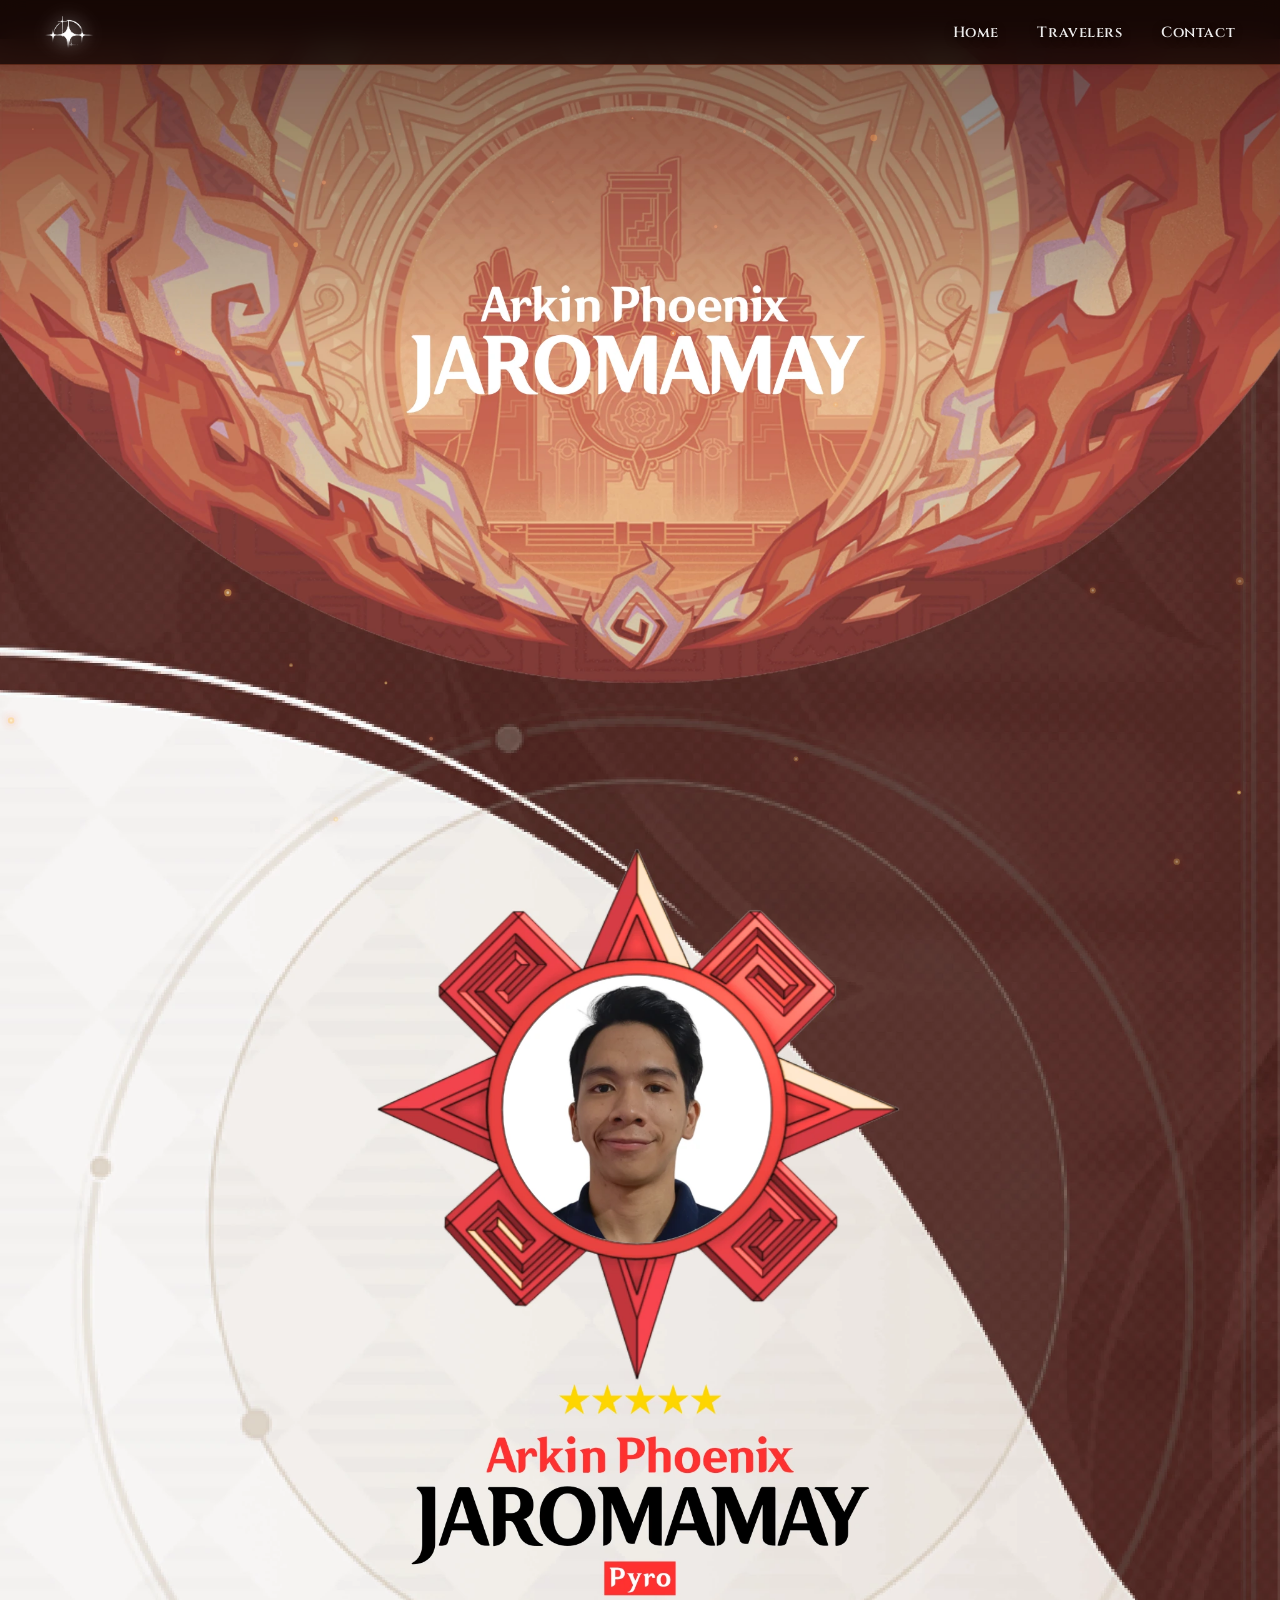
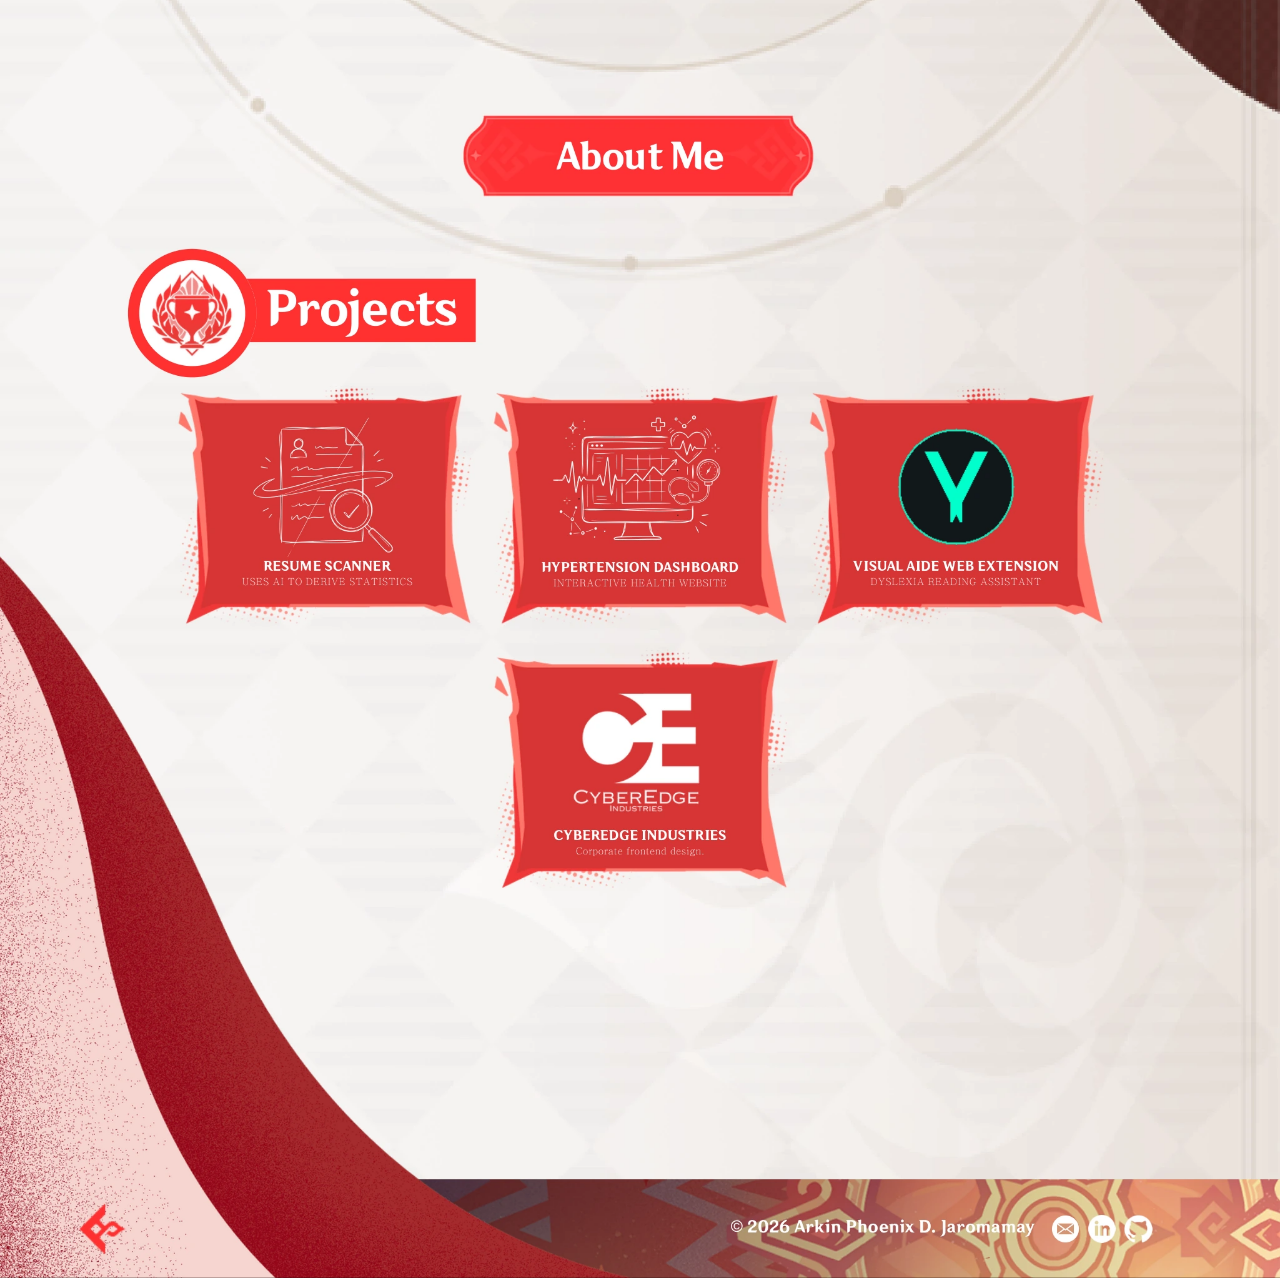
<file: arkin.html>
<!DOCTYPE html>
<html lang="en">
<head>
  <meta charset="UTF-8">
  <meta name="viewport" content="width=device-width, initial-scale=1.0">
  <title>Arkin Phoenix Jaromamay • Pyro Portfolio</title>
  
  <!-- Preconnect & Google Fonts -->
  <link rel="preconnect" href="https://fonts.googleapis.com">
  <link rel="preconnect" href="https://fonts.gstatic.com" crossorigin>
  <link href="https://fonts.googleapis.com/css2?family=Cinzel:wght@600;700;800&family=Crimson+Pro:wght@400;600;700&family=Montserrat:wght@400;500;600;700&display=swap" rel="stylesheet">
  
  <!-- Dedicated Pyro Stylesheet -->
  <link rel="stylesheet" href="./arkin.css">
</head>
<body class="arkin-portfolio-body">

  <!-- ==================== SUBTLE ELEMENTAL AMBIENT CANVAS ==================== -->
  <canvas class="elemental-ambient-canvas" id="elemental-canvas" aria-hidden="true"></canvas>

  <!-- ==================== FIXED TOP NAVIGATION BAR ==================== -->
  <nav class="genshin-navbar" id="genshin-navbar">
    <a href="index.html#home" class="nav-brand" title="Return to Celestial Archive Home" aria-label="Celestial Archive Home">
      <img src="./assets/images/celestia_star.png" class="nav-logo-star" alt="Celestia Star Logo">
    </a>

    <ul class="nav-links">
      <li><a href="index.html#home" class="nav-link">Home</a></li>
      <li><a href="index.html#travelers" class="nav-link">Travelers</a></li>
      <li><a href="index.html#contact" class="nav-link">Contact</a></li>
    </ul>
  </nav>

  <!-- ==================== MAIN FULL-BLEED PORTFOLIO DISPLAY ==================== -->
  <main class="portfolio-container" id="portfolio-container">
    
    <!-- High-Resolution Mockup Vector Rendering (Full Bleed 100% Width) -->
    <picture>
      <source srcset="./assets/arkin/portfolio_mockup_hd.webp" type="image/webp">
      <img src="./assets/arkin/portfolio_mockup_hd.png" alt="Arkin Phoenix Jaromamay • Natlan Pyro Portfolio" class="portfolio-mockup-image" loading="eager" fetchpriority="high">
    </picture>

    <!-- ==================== 1. ABOUT ME & INTERACTIVE PROJECT CARDS ==================== -->
    <button type="button" class="interactive-hotspot hotspot-about-me" id="hotspot-about-me" data-project="about-me" aria-label="View About Arkin Phoenix Jaromamay Details" title="About Me • Arkin Phoenix Jaromamay"></button>

    <button type="button" class="interactive-hotspot hotspot-card hotspot-card-resume-scanner" data-project="resume-scanner" aria-label="View Resume Scanner Details" title="Resume Scanner • AI Recruitment Statistics"></button>
    <button type="button" class="interactive-hotspot hotspot-card hotspot-card-hypertension" data-project="hypertension" aria-label="View Hypertension Dashboard Details" title="Hypertension Dashboard • Interactive Health Platform"></button>
    <button type="button" class="interactive-hotspot hotspot-card hotspot-card-visual-aide" data-project="visual-aide" aria-label="View Visual Aide Web Extension Details" title="Visual Aide Web Extension • Dyslexia Reading Assistant"></button>
    <button type="button" class="interactive-hotspot hotspot-card hotspot-card-cyberedge" data-project="cyberedge" aria-label="View CyberEdge Industries Details" title="CyberEdge Industries • Corporate Frontend Design"></button>

    <!-- ==================== 2. INTERACTIVE FOOTER HOTSPOTS ==================== -->
    <!-- Back Button (Bottom-Left Stylized Arrow) -->
    <a href="index.html#travelers" class="interactive-hotspot hotspot-back-btn" id="footer-back-btn" aria-label="Back to Travelers" title="Back to Travelers"></a>

    <!-- Social Links (Bottom-Right) -->
    <a href="mailto:arkinia123@gmail.com" class="interactive-hotspot hotspot-social hotspot-footer-email" aria-label="Send Email to Arkin" title="Email Arkin"></a>
    <a href="https://www.linkedin.com/in/arkin-jaromamay-429468451/" target="_blank" rel="noopener noreferrer" class="interactive-hotspot hotspot-social hotspot-footer-linkedin" aria-label="LinkedIn Profile" title="LinkedIn Profile"></a>
    <a href="https://github.com/Unbidden-Lab" target="_blank" rel="noopener noreferrer" class="interactive-hotspot hotspot-social hotspot-footer-github" aria-label="GitHub Profile" title="GitHub Profile"></a>

  </main>

  <!-- ==================== 3. ABOUT ME ARCHIVAL BOOK MODAL ==================== -->
  <div class="about-me-modal-backdrop" id="about-me-modal" aria-hidden="true" role="dialog" aria-label="About Arkin Phoenix Jaromamay Journal">
    <div class="about-me-book-container">
      <!-- Upper-Left Left-Pointing Arrow: Back Button -->
      <button type="button" class="book-heatmap book-back-btn" id="book-back-btn" aria-label="Back to Portfolio" title="Back • Return to Portfolio"></button>
      
      <!-- Book Mockup Image -->
      <picture>
        <source srcset="./assets/arkin/about_me_book.webp" type="image/webp">
        <img src="./assets/arkin/about_me_book.png" alt="Arkin Phoenix Jaromamay • Natlan Pyro Archival Journal" class="about-me-book-image" loading="eager">
      </picture>

      <!-- Heatmaps / Hotspots Over the Book -->
      <!-- Left Page: Natlan Pyro Sun-Crest Portrait -->
      <button type="button" class="book-heatmap book-heatmap-portrait" id="book-hotspot-portrait" aria-label="Natlan Pyro Portrait • Arkin Phoenix Jaromamay" title="Arkin Phoenix Jaromamay • Natlan Pyro Developer"></button>

      <!-- Left Page: Pyro Element Badge -->
      <button type="button" class="book-heatmap book-heatmap-pyro" id="book-hotspot-pyro" aria-label="Pyro Vision" title="Natlan Pyro Vision • Element of Passion & Innovation"></button>

      <!-- Right Page: Academic Affiliation • TUP-Manila -->
      <a href="https://www.tup.edu.ph" target="_blank" rel="noopener noreferrer" class="book-heatmap book-heatmap-tup" id="book-hotspot-tup" aria-label="Technological University of the Philippines Manila" title="TUP-Manila • Technological University of the Philippines"></a>

      <!-- Right Page Projects Mentioned in Bio -->
      <!-- 1. Resume Scanner -->
      <button type="button" class="book-heatmap book-heatmap-project book-heatmap-resume-scanner" data-project="resume-scanner" aria-label="Open Resume Scanner Details" title="View Project • Resume Scanner (AI Recruitment Tool)"></button>

      <!-- 2. Hypertension Dashboard (Spans Line 6 & Line 7) -->
      <button type="button" class="book-heatmap book-heatmap-project book-heatmap-hypertension-1" data-project="hypertension" aria-label="Open Hypertension Dashboard Details" title="View Project • Hypertension Dashboard"></button>
      <button type="button" class="book-heatmap book-heatmap-project book-heatmap-hypertension-2" data-project="hypertension" aria-label="Open Hypertension Dashboard Details" title="View Project • Hypertension Dashboard"></button>

      <!-- 3. Visual Aide -->
      <button type="button" class="book-heatmap book-heatmap-project book-heatmap-visual-aide" data-project="visual-aide" aria-label="Open Visual Aide Web Extension Details" title="View Project • Visual Aide Web Extension"></button>

      <!-- On-Book Bookmark Clasp Close Area -->
      <button type="button" class="book-heatmap book-heatmap-clasp" id="book-hotspot-clasp" aria-label="Close Journal Clasp" title="Close Journal"></button>

    </div>
  </div>

  <!-- ==================== 4. PROJECT DETAIL MODAL ==================== -->
  <div class="project-modal-backdrop" id="project-modal" aria-hidden="true" role="dialog">
    <div class="project-modal-card">
      <button class="modal-close-btn" id="modal-close-btn" aria-label="Close Modal">✕</button>
      
      <div class="modal-header">
        <img src="./assets/arkin/card_resume_scanner.png" id="modal-project-img" class="modal-card-preview" alt="Project Preview">
        <div class="modal-titles">
          <span class="modal-tag" id="modal-tag">AI Application</span>
          <h3 class="modal-title" id="modal-title">Resume Scanner</h3>
        </div>
      </div>

      <div class="modal-body" id="modal-body">
        <!-- Injected via JavaScript -->
      </div>

      <div class="modal-tech-stack" id="modal-tech-stack">
        <!-- Injected via JavaScript -->
      </div>

      <!-- External Destination Notice -->
      <div class="modal-redirect-notice" id="modal-redirect-notice">
        <div class="redirect-notice-header">
          <span class="redirect-icon">✦</span>
          <span class="redirect-notice-title">External Destination Notice</span>
        </div>
        <p class="redirect-notice-desc" id="modal-redirect-desc">
          You are about to visit an external website (<strong id="modal-platform">GitHub</strong>) to access the project repository/prototype.
        </p>
        <div class="redirect-url-box" id="modal-redirect-url">https://github.com/Unbidden-Lab/Resume-Scanner</div>
      </div>

      <!-- Action Buttons: Back & Proceed -->
      <div class="modal-actions">
        <button type="button" class="btn-modal-action btn-modal-back" id="modal-back-btn">← Back</button>
        <a href="#" target="_blank" rel="noopener noreferrer" class="btn-modal-action btn-modal-proceed" id="modal-proceed-btn">Proceed ➔</a>
      </div>
    </div>
  </div>

  <!-- ==================== 4. INTERACTION LOGIC & AUDIO ==================== -->
  <script>
    // Project Information Database (Accurate to Arkin's Mockup Data)
    const projectsData = {
      'resume-scanner': {
        title: 'Resume Scanner',
        tag: 'RESUME SCANNER • Uses AI to derive statistics.',
        img: './assets/arkin/card_resume_scanner.png',
        desc: 'An intelligent applicant screening and resume evaluation engine powered by NLP and machine learning. Parses technical resumes, extracts candidate competencies, computes role alignment scores, and provides statistical summaries to accelerate recruitment.',
        tech: ['Python', 'Natural Language Processing', 'Machine Learning', 'FastAPI', 'React', 'Data Analytics'],
        url: 'https://github.com/Unbidden-Lab/Resume-Scanner',
        platform: 'GitHub',
        type: 'repository & AI engine'
      },
      'hypertension': {
        title: 'Hypertension Dashboard',
        tag: 'HYPERTENSION DASHBOARD • Interactive health website.',
        img: './assets/arkin/card_hypertension.png',
        desc: 'A responsive healthcare informatics dashboard that tracks patient blood pressure logs, calculates cardiovascular health metrics, and delivers interactive visual analytics and customized lifestyle guidance for clinical monitoring.',
        tech: ['React', 'TypeScript', 'Chart.js', 'Health Informatics', 'Tailwind CSS', 'REST API'],
        url: 'https://github.com/Unbidden-Lab/Dashboard-Project---Health-Informatics',
        platform: 'GitHub',
        type: 'repository & health dashboard'
      },
      'visual-aide': {
        title: 'Visual Aide Web Extension',
        tag: 'VISUAL AIDE WEB EXTENSION • Dyslexia reading assistant.',
        img: './assets/arkin/card_visual_aide.png',
        desc: 'An accessibility-focused browser extension engineered to enhance web reading for individuals with dyslexia. Features OpenDyslexic typography switching, custom contrast overlays, bionic reading mode, and integrated text-to-speech comprehension tools.',
        tech: ['JavaScript', 'Chrome Extension API', 'Accessibility (a11y)', 'UI/UX Design', 'Text-to-Speech'],
        url: 'https://github.com/Unbidden-Lab/Visual-Aide-Extension',
        platform: 'GitHub',
        type: 'repository & web extension'
      },
      'cyberedge': {
        title: 'CyberEdge Industries',
        tag: 'CYBEREDGE INDUSTRIES • Corporate frontend design.',
        img: './assets/arkin/card_cyberedge.png',
        desc: 'A sleek, high-performance corporate landing experience and design system crafted for a forward-looking technological firm. Features responsive modular components, high-contrast cyber motifs, and optimized interactive layouts.',
        tech: ['HTML5', 'CSS3', 'JavaScript', 'Design Systems', 'Responsive Web Design', 'Figma Prototype'],
        url: 'https://github.com/drewwastaken/CyberEdge-Industries',
        platform: 'GitHub',
        type: 'repository'
      },
      'about-me': {
        title: 'Arkin Phoenix Jaromamay',
        tag: 'ARCHON\'S PROFILE • FULL-STACK & AI ENGINEER',
        img: './assets/arkin/portrait_pyro.png',
        desc: 'The blazing technical vanguard and AI innovator of Group 4. Architect of intelligent natural language processing engines, dynamic health monitoring platforms, and accessible user experiences. Blends deep-learning algorithms with fiery Natlan Pyro passion and clean engineering discipline.',
        tech: ['Machine Learning', 'Python / FastAPI', 'Natural Language Processing', 'React / TypeScript', 'Healthcare Informatics', 'Accessibility (a11y)']
      }
    };

    // Sound FX (Natlan Pyro Chime synthesized via Web Audio)
    let audioCtx = null;
    function playPyroChime() {
      try {
        if (!audioCtx) {
          audioCtx = new (window.AudioContext || window.webkitAudioContext)();
        }
        if (audioCtx.state === 'suspended') {
          audioCtx.resume();
        }
        const osc1 = audioCtx.createOscillator();
        const osc2 = audioCtx.createOscillator();
        const gain = audioCtx.createGain();
        
        osc1.type = 'sawtooth';
        osc2.type = 'triangle';
        
        // Warm, vibrant Natlan Pyro flame harmonic tone (D5 to A5)
        osc1.frequency.setValueAtTime(587.33, audioCtx.currentTime); // D5
        osc2.frequency.setValueAtTime(880.00, audioCtx.currentTime); // A5
        osc1.frequency.exponentialRampToValueAtTime(1174.66, audioCtx.currentTime + 0.32); // D6
        
        gain.gain.setValueAtTime(0.12, audioCtx.currentTime);
        gain.gain.exponentialRampToValueAtTime(0.001, audioCtx.currentTime + 0.5);
        
        osc1.connect(gain);
        osc2.connect(gain);
        gain.connect(audioCtx.destination);
        
        osc1.start();
        osc2.start();
        osc1.stop(audioCtx.currentTime + 0.5);
        osc2.stop(audioCtx.currentTime + 0.5);
      } catch (e) {
        // Audio policy fallback
      }
    }

    // Modal Control
    const modal = document.getElementById('project-modal');
    const modalCloseBtn = document.getElementById('modal-close-btn');
    const modalImg = document.getElementById('modal-project-img');
    const modalTitle = document.getElementById('modal-title');
    const modalTag = document.getElementById('modal-tag');
    const modalBody = document.getElementById('modal-body');
    const modalTechStack = document.getElementById('modal-tech-stack');
    const modalBackBtn = document.getElementById('modal-back-btn');
    const modalProceedBtn = document.getElementById('modal-proceed-btn');
    const modalRedirectNotice = document.getElementById('modal-redirect-notice');
    const modalRedirectDesc = document.getElementById('modal-redirect-desc');
    const modalRedirectUrl = document.getElementById('modal-redirect-url');

    function openProjectModal(projectId) {
      const data = projectsData[projectId];
      if (!data) return;

      modalImg.src = data.img;
      modalImg.alt = data.title;
      modalTitle.textContent = data.title;
      modalTag.textContent = data.tag;
      modalBody.textContent = data.desc;

      modalTechStack.innerHTML = '';
      data.tech.forEach(tech => {
        const chip = document.createElement('span');
        chip.className = 'tech-chip';
        chip.textContent = tech;
        modalTechStack.appendChild(chip);
      });

      // External redirect information
      if (data.url) {
        if (modalRedirectNotice) modalRedirectNotice.style.display = 'block';
        if (modalRedirectDesc) {
          modalRedirectDesc.innerHTML = `You are about to visit an external website (<strong>${data.platform || 'External Platform'}</strong>) to access the ${data.type || 'project'} for <strong>${data.title}</strong>.`;
        }
        if (modalRedirectUrl) {
          modalRedirectUrl.textContent = data.url;
          modalRedirectUrl.title = data.url;
        }
        if (modalProceedBtn) {
          modalProceedBtn.href = data.url;
          modalProceedBtn.style.display = 'inline-flex';
        }
      } else {
        if (modalRedirectNotice) modalRedirectNotice.style.display = 'none';
        if (modalProceedBtn) modalProceedBtn.style.display = 'none';
      }

      playPyroChime();
      modal.classList.add('active');
      modal.setAttribute('aria-hidden', 'false');
      document.body.style.overflow = 'hidden';
    }

    function closeProjectModal() {
      modal.classList.remove('active');
      modal.setAttribute('aria-hidden', 'true');
      document.body.style.overflow = '';
    }

    if (modalBackBtn) {
      modalBackBtn.addEventListener('click', (e) => {
        e.preventDefault();
        closeProjectModal();
      });
    }

    if (modalProceedBtn) {
      modalProceedBtn.addEventListener('click', () => {
        setTimeout(closeProjectModal, 150);
      });
    }

    // ==================== ABOUT ME ARCHIVAL JOURNAL MODAL CONTROL ====================
    const aboutMeModal = document.getElementById('about-me-modal');
    const bookBackBtn = document.getElementById('book-back-btn');
    const bookClasp = document.getElementById('book-hotspot-clasp');

    function openAboutMeModal() {
      playPyroChime();
      if (aboutMeModal) {
        aboutMeModal.classList.add('active');
        aboutMeModal.setAttribute('aria-hidden', 'false');
        document.body.style.overflow = 'hidden';
      }
    }

    function closeAboutMeModal() {
      if (aboutMeModal) {
        aboutMeModal.classList.remove('active');
        aboutMeModal.setAttribute('aria-hidden', 'true');
        if (!modal.classList.contains('active')) {
          document.body.style.overflow = '';
        }
      }
    }

    // Attach click event specifically to About Me button
    const aboutMeHotspot = document.getElementById('hotspot-about-me');
    if (aboutMeHotspot) {
      aboutMeHotspot.addEventListener('click', (e) => {
        e.preventDefault();
        openAboutMeModal();
      });
    }

    // Close About Me Modal events
    if (bookBackBtn) {
      bookBackBtn.addEventListener('click', (e) => {
        e.preventDefault();
        playPyroChime();
        closeAboutMeModal();
      });
    }
    if (bookClasp) bookClasp.addEventListener('click', closeAboutMeModal);
    if (aboutMeModal) {
      aboutMeModal.addEventListener('click', (e) => {
        if (e.target === aboutMeModal) {
          closeAboutMeModal();
        }
      });
    }

    // Book Heatmap Project Links (Clicking project inside book closes book and opens project modal)
    document.querySelectorAll('.book-heatmap-project').forEach(btn => {
      btn.addEventListener('click', () => {
        const projId = btn.getAttribute('data-project');
        closeAboutMeModal();
        setTimeout(() => {
          openProjectModal(projId);
        }, 160);
      });
    });

    // Book Heatmap Portrait & Pyro badge chime
    document.querySelectorAll('.book-heatmap-portrait, .book-heatmap-pyro').forEach(el => {
      el.addEventListener('click', () => {
        playPyroChime();
      });
    });

    // Attach click events to project cards
    document.querySelectorAll('.hotspot-card').forEach(card => {
      card.addEventListener('click', () => {
        const projId = card.getAttribute('data-project');
        openProjectModal(projId);
      });
    });

    modalCloseBtn.addEventListener('click', closeProjectModal);
    modal.addEventListener('click', (e) => {
      if (e.target === modal) {
        closeProjectModal();
      }
    });

    document.addEventListener('keydown', (e) => {
      if (e.key === 'Escape') {
        if (modal.classList.contains('active')) {
          closeProjectModal();
        }
        if (aboutMeModal && aboutMeModal.classList.contains('active')) {
          closeAboutMeModal();
        }
      }
    });

    // Navbar scroll effect
    window.addEventListener('scroll', () => {
      const navbar = document.getElementById('genshin-navbar');
      if (navbar) {
        if (window.scrollY > 30) {
          navbar.classList.add('scrolled');
        } else {
          navbar.classList.remove('scrolled');
        }
      }
    });

    // Back Button Logic (Bottom-Left)
    const backBtn = document.getElementById('footer-back-btn');
    if (backBtn) {
      backBtn.addEventListener('click', (e) => {
        e.preventDefault();
        try {
          sessionStorage.setItem('celestial_archive_visited', 'true');
        } catch (err) {}
        playPyroChime();
        window.location.href = 'index.html#travelers';
      });
    }

    try {
      sessionStorage.setItem('celestial_archive_visited', 'true');
    } catch (e) {}

    // Navigation and Social audio chime on click
    document.querySelectorAll('.nav-link, .nav-brand, .hotspot-social').forEach(el => {
      el.addEventListener('click', () => {
        try {
          sessionStorage.setItem('celestial_archive_visited', 'true');
        } catch (e) {}
        playPyroChime();
      });
    });

    /* =======================================================
       SUBTLE PYRO AMBIENT PARTICLES (EMBERS & FLAME MOTES)
       ======================================================= */
    (function initPyroAtmosphere() {
      const canvas = document.getElementById('elemental-canvas');
      if (!canvas) return;
      const ctx = canvas.getContext('2d');
      if (!ctx) return;

      let width = 0;
      let height = 0;
      let dpr = 1;
      let particles = [];
      let animId = null;

      function resize() {
        dpr = Math.min(window.devicePixelRatio || 1, 2);
        width = window.innerWidth;
        height = window.innerHeight;
        canvas.width = Math.floor(width * dpr);
        canvas.height = Math.floor(height * dpr);
        ctx.setTransform(dpr, 0, 0, dpr, 0, 0);
      }
      window.addEventListener('resize', resize);
      resize();

      class PyroEmber {
        constructor(isInitial = false) {
          this.reset(isInitial);
        }
        reset(isInitial = false) {
          this.x = Math.random() * width;
          this.y = isInitial ? Math.random() * height : height + Math.random() * 30 + 10;
          this.radius = Math.random() * 2.8 + 1.2; // 1.2px - 4px
          this.speedY = -(Math.random() * 0.55 + 0.35); // warm upward drift
          this.sway = Math.random() * Math.PI * 2;
          this.swaySpeed = Math.random() * 0.02 + 0.01;
          this.swayAmp = Math.random() * 0.6 + 0.3;
          this.alpha = Math.random() * 0.45 + 0.3;
          this.maxAlpha = this.alpha;
          this.heat = Math.random() * 0.4 + 0.6; // 0.6 - 1.0 (cooling factor)
          this.isAsh = Math.random() < 0.25; // 25% are fine ash motes
          if (this.isAsh) {
            this.radius = Math.random() * 1.2 + 0.8;
            this.speedY = -(Math.random() * 0.35 + 0.2);
          }
        }
        update() {
          this.y += this.speedY;
          this.sway += this.swaySpeed;
          this.x += Math.sin(this.sway) * this.swayAmp;

          // As ember rises, it cools down
          const heightRatio = Math.max(0, Math.min(1, this.y / height));
          this.heat = 0.4 + 0.6 * heightRatio;

          // Fade near top edge
          if (this.y < height * 0.15) {
            this.alpha = Math.max(0, this.maxAlpha * (this.y / (height * 0.15)));
          }

          if (this.y < -20 || this.alpha <= 0) {
            this.reset(false);
          }
        }
        draw() {
          ctx.save();
          if (this.isAsh) {
            // Fine ash speck with faint warm glow
            ctx.shadowBlur = 5;
            ctx.shadowColor = '#ff6f40';
            ctx.fillStyle = `rgba(255, 170, 119, ${this.alpha * 0.7})`;
            ctx.beginPath();
            ctx.arc(this.x, this.y, this.radius, 0, Math.PI * 2);
            ctx.fill();
          } else {
            // Glowing flame ember
            ctx.shadowBlur = 10;
            ctx.shadowColor = '#ff6f40';

            // Dynamic color according to thermal cooling
            let r = 255;
            let g = Math.floor(111 + this.heat * 110); // 111 (orange) to 221 (hot yellow)
            let b = Math.floor(64 + this.heat * 50);

            // Outer ember aura
            ctx.fillStyle = `rgba(${r}, ${g}, ${b}, ${this.alpha * 0.85})`;
            ctx.beginPath();
            ctx.arc(this.x, this.y, this.radius, 0, Math.PI * 2);
            ctx.fill();

            // Hot incandescence center
            if (this.heat > 0.6) {
              ctx.fillStyle = `rgba(255, 255, 230, ${this.alpha * 0.95})`;
              ctx.beginPath();
              ctx.arc(this.x, this.y, this.radius * 0.38, 0, Math.PI * 2);
              ctx.fill();
            }
          }
          ctx.restore();
        }
      }

      const PARTICLE_COUNT = 36;
      for (let i = 0; i < PARTICLE_COUNT; i++) {
        particles.push(new PyroEmber(true));
      }

      function loop() {
        ctx.clearRect(0, 0, width, height);
        for (let i = 0; i < particles.length; i++) {
          particles[i].update();
          particles[i].draw();
        }
        animId = requestAnimationFrame(loop);
      }

      animId = requestAnimationFrame(loop);

      document.addEventListener('visibilitychange', () => {
        if (document.hidden) {
          if (animId) cancelAnimationFrame(animId);
          animId = null;
        } else if (!animId) {
          animId = requestAnimationFrame(loop);
        }
      });
    })();
  </script>
</body>
</html>
</file>
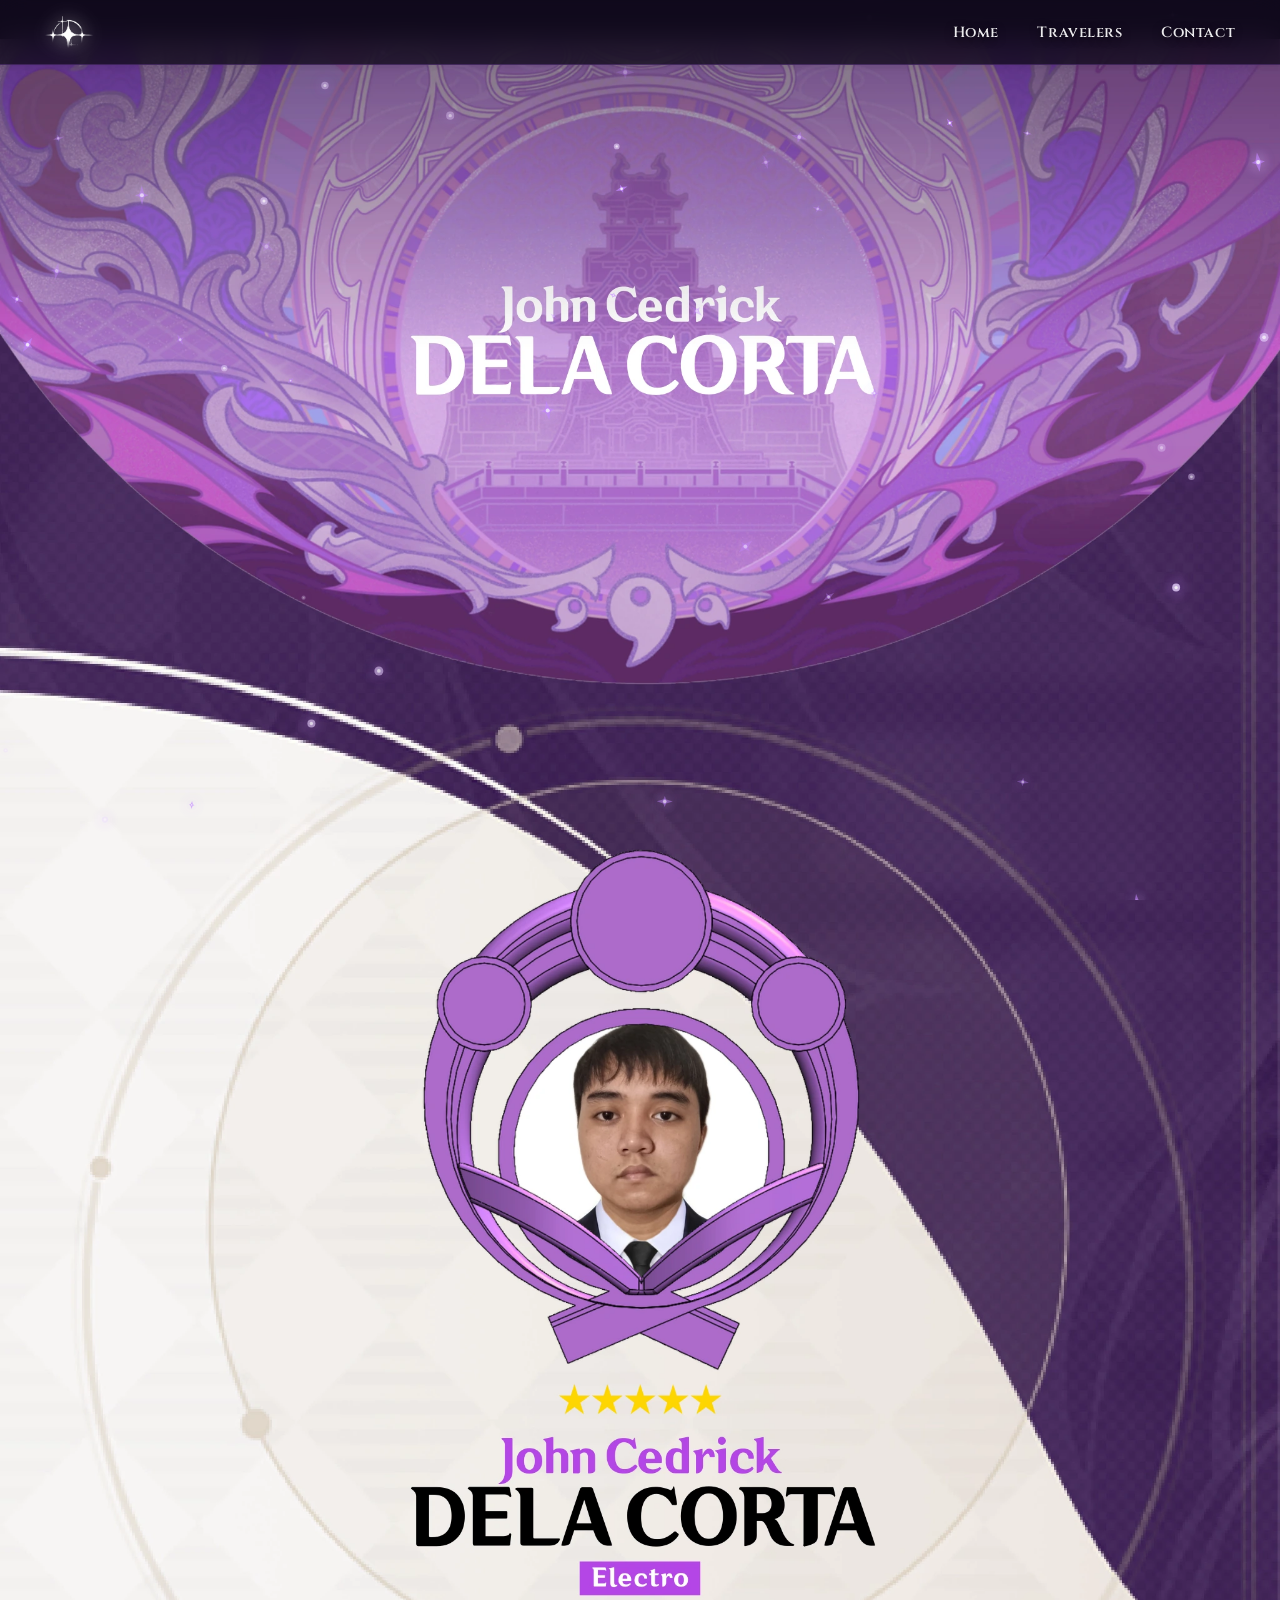
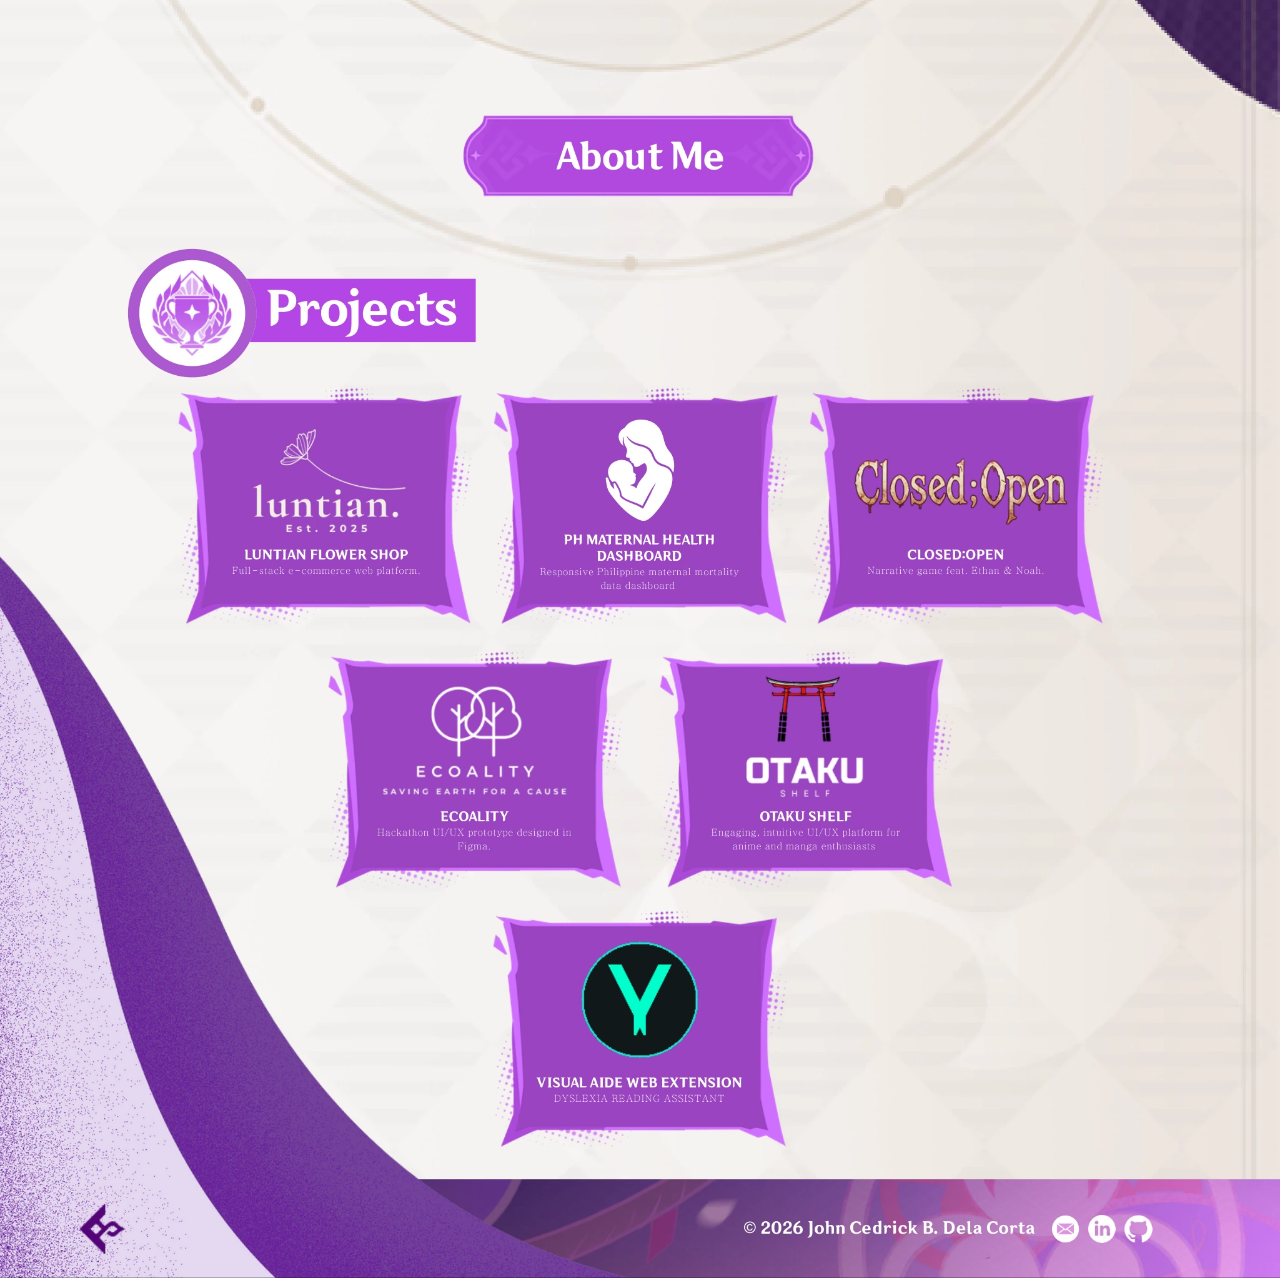
<file: cedrick.html>
<!DOCTYPE html>
<html lang="en">
<head>
  <meta charset="UTF-8">
  <meta name="viewport" content="width=device-width, initial-scale=1.0">
  <title>John Cedrick Dela Corta • Electro Portfolio</title>
  
  <!-- Preconnect & Google Fonts -->
  <link rel="preconnect" href="https://fonts.googleapis.com">
  <link rel="preconnect" href="https://fonts.gstatic.com" crossorigin>
  <link href="https://fonts.googleapis.com/css2?family=Cinzel:wght@600;700;800&family=Crimson+Pro:wght@400;600;700&family=Montserrat:wght@400;500;600;700&display=swap" rel="stylesheet">
  
  <!-- Dedicated Electro Stylesheet -->
  <link rel="stylesheet" href="./cedrick.css">
</head>
<body class="cedrick-portfolio-body">

  <!-- ==================== SUBTLE ELEMENTAL AMBIENT CANVAS ==================== -->
  <canvas class="elemental-ambient-canvas" id="elemental-canvas" aria-hidden="true"></canvas>

  <!-- ==================== FIXED TOP NAVIGATION BAR ==================== -->
  <nav class="genshin-navbar" id="genshin-navbar">
    <a href="index.html#home" class="nav-brand" title="Return to Celestial Archive Home" aria-label="Celestial Archive Home">
      <img src="./assets/images/celestia_star.png" class="nav-logo-star" alt="Celestia Star Logo">
    </a>

    <ul class="nav-links">
      <li><a href="index.html#home" class="nav-link">Home</a></li>
      <li><a href="index.html#travelers" class="nav-link">Travelers</a></li>
      <li><a href="index.html#contact" class="nav-link">Contact</a></li>
    </ul>
  </nav>

  <!-- ==================== MAIN FULL-BLEED PORTFOLIO DISPLAY ==================== -->
  <main class="portfolio-container" id="portfolio-container">
    
    <!-- High-Resolution Mockup Vector Rendering (Full Bleed 100% Width) -->
    <picture>
      <source srcset="./assets/cedrick/portfolio_mockup_hd.webp" type="image/webp">
      <img src="./assets/cedrick/portfolio_mockup_hd.png" alt="John Cedrick Dela Corta • Inazuma Electro Portfolio" class="portfolio-mockup-image" loading="eager" fetchpriority="high">
    </picture>

    <!-- ==================== 1. ABOUT ME & INTERACTIVE PROJECT CARDS ==================== -->
    <button type="button" class="interactive-hotspot hotspot-about-me" id="hotspot-about-me" data-project="about-me" aria-label="View About John Cedrick Dela Corta Details" title="About Me • John Cedrick Dela Corta"></button>

    <button type="button" class="interactive-hotspot hotspot-card hotspot-card-luntian" data-project="luntian" aria-label="View Luntian Flower Shop Project Details" title="Luntian Flower Shop • E-Commerce Platform"></button>
    <button type="button" class="interactive-hotspot hotspot-card hotspot-card-maternal-health" data-project="maternal-health" aria-label="View PH Maternal Health Dashboard Project Details" title="PH Maternal Health Dashboard • Health Data Tool"></button>
    <button type="button" class="interactive-hotspot hotspot-card hotspot-card-closed-open" data-project="closed-open" aria-label="View Closed;Open Project Details" title="Closed;Open • Narrative Game"></button>
    <button type="button" class="interactive-hotspot hotspot-card hotspot-card-ecoality" data-project="ecoality" aria-label="View Ecoality Project Details" title="Ecoality • Hawk-A-Thon Prototype"></button>
    <button type="button" class="interactive-hotspot hotspot-card hotspot-card-otaku-shelf" data-project="otaku-shelf" aria-label="View Otaku Shelf Project Details" title="Otaku Shelf • Anime & Manga Platform"></button>
    <button type="button" class="interactive-hotspot hotspot-card hotspot-card-visual-aide" data-project="visual-aide" aria-label="View Visual Aide Web Extension Details" title="Visual Aide Web Extension • Dyslexia Reading Assistant"></button>

    <!-- ==================== 2. INTERACTIVE FOOTER HOTSPOTS ==================== -->
    <!-- Back Button (Bottom-Left Stylized Arrow) -->
    <a href="index.html#travelers" class="interactive-hotspot hotspot-back-btn" id="footer-back-btn" aria-label="Back to Travelers" title="Back to Travelers"></a>

    <!-- Social Links (Bottom-Right) -->
    <a href="mailto:d.corta.cedrick@gmail.com" class="interactive-hotspot hotspot-social hotspot-footer-email" aria-label="Send Email to Cedrick" title="Email Cedrick"></a>
    <a href="https://www.linkedin.com/in/cedrick-delacorta" target="_blank" rel="noopener noreferrer" class="interactive-hotspot hotspot-social hotspot-footer-linkedin" aria-label="LinkedIn Profile" title="LinkedIn Profile"></a>
    <a href="https://github.com/sedoriko" target="_blank" rel="noopener noreferrer" class="interactive-hotspot hotspot-social hotspot-footer-github" aria-label="GitHub Profile" title="GitHub Profile"></a>

  </main>

  <!-- ==================== 3. ABOUT ME ARCHIVAL BOOK MODAL ==================== -->
  <div class="about-me-modal-backdrop" id="about-me-modal" aria-hidden="true" role="dialog" aria-label="About John Cedrick Dela Corta Journal">
    <div class="about-me-book-container" id="about-me-book-container" data-page="1">
      
      <!-- ================= PAGE 1: ABOUT ME ================= -->
      <div class="book-page-view book-page-1">
        <!-- Upper-Left Left-Pointing Arrow: Back Button (Returns to Portfolio) -->
        <button type="button" class="book-heatmap book-back-btn" id="book-back-btn" aria-label="Back to Portfolio" title="Back • Return to Portfolio"></button>

        <!-- Upper-Right Right-Pointing Arrow: Next Button (Navigates to Page 2: Experiences) -->
        <button type="button" class="book-heatmap book-next-btn" id="book-next-btn" aria-label="Next Page • Experiences" title="Next • View Experiences"></button>
        
        <!-- Book Mockup Image (Page 1) -->
        <picture>
          <source srcset="./assets/cedrick/about_me_book.webp" type="image/webp">
          <img src="./assets/cedrick/about_me_book.png" alt="John Cedrick Dela Corta • Inazuma Electro Archival Journal" class="about-me-book-image" loading="eager">
        </picture>

        <!-- Heatmaps / Hotspots Over the Book -->
        <!-- Left Page: Inazuma Electro Portrait -->
        <button type="button" class="book-heatmap book-heatmap-portrait" id="book-hotspot-portrait" aria-label="Inazuma Electro Portrait • John Cedrick Dela Corta" title="John Cedrick Dela Corta • Inazuma Electro Systems Architect"></button>

        <!-- Left Page: Electro Element Badge -->
        <button type="button" class="book-heatmap book-heatmap-electro" id="book-hotspot-electro" aria-label="Electro Vision" title="Inazuma Electro Vision • Element of Eternity & Systems Architecture"></button>

        <!-- Right Page: Academic Affiliation • TUP-Manila -->
        <a href="https://www.tup.edu.ph" target="_blank" rel="noopener noreferrer" class="book-heatmap book-heatmap-tup" id="book-hotspot-tup" aria-label="Technological University of the Philippines Manila" title="TUP-Manila • Technological University of the Philippines"></a>

        <!-- Right Page Projects Mentioned in Bio -->
        <!-- 1. Luntian Flower Shop -->
        <button type="button" class="book-heatmap book-heatmap-project book-heatmap-luntian" data-project="luntian" aria-label="Open Luntian Flower Shop Project Details" title="View Project • Luntian Flower Shop (Full-Stack E-Commerce)"></button>

        <!-- 2. Otaku Shelf (Spans Line 4 & Line 5) -->
        <button type="button" class="book-heatmap book-heatmap-project book-heatmap-otaku-1" data-project="otaku-shelf" aria-label="Open Otaku Shelf Project Details" title="View Project • Otaku Shelf"></button>
        <button type="button" class="book-heatmap book-heatmap-project book-heatmap-otaku-2" data-project="otaku-shelf" aria-label="Open Otaku Shelf Project Details" title="View Project • Otaku Shelf"></button>

        <!-- 3. Closed:Open -->
        <button type="button" class="book-heatmap book-heatmap-project book-heatmap-closed-open" data-project="closed-open" aria-label="Open Closed;Open Project Details" title="View Project • Closed;Open (Narrative Game)"></button>

        <!-- 4. PH Maternal Health Dashboard (Spans Line 5 & Line 6) -->
        <button type="button" class="book-heatmap book-heatmap-project book-heatmap-maternal-1" data-project="maternal-health" aria-label="Open PH Maternal Health Dashboard Details" title="View Project • PH Maternal Health Dashboard"></button>
        <button type="button" class="book-heatmap book-heatmap-project book-heatmap-maternal-2" data-project="maternal-health" aria-label="Open PH Maternal Health Dashboard Details" title="View Project • PH Maternal Health Dashboard"></button>

        <!-- 5. Visual Aide -->
        <button type="button" class="book-heatmap book-heatmap-project book-heatmap-visual-aide" data-project="visual-aide" aria-label="Open Visual Aide Web Extension Details" title="View Project • Visual Aide Web Extension"></button>

        <!-- On-Book Bookmark Clasp Close Area -->
        <button type="button" class="book-heatmap book-heatmap-clasp" id="book-hotspot-clasp" aria-label="Close Journal Clasp" title="Close Journal"></button>
      </div>

      <!-- ================= PAGE 2: EXPERIENCES ================= -->
      <div class="book-page-view book-page-2">
        <!-- Upper-Left Left-Pointing Arrow: Previous Button (Navigates to Page 1: About Me) -->
        <button type="button" class="book-heatmap book-prev-btn" id="book-prev-btn" aria-label="Previous Page • About Me" title="Previous • Return to About Me"></button>

        <!-- Book Mockup Image (Page 2) -->
        <picture>
          <source srcset="./assets/cedrick/about_me_experiences.webp" type="image/webp">
          <img src="./assets/cedrick/about_me_experiences.png" alt="John Cedrick Dela Corta • Experiences Archival Journal" class="about-me-book-image" loading="lazy">
        </picture>

        <!-- Left Page: Inazuma Electro Portrait (Page 2) -->
        <button type="button" class="book-heatmap book-heatmap-portrait" id="book-hotspot-portrait-p2" aria-label="Inazuma Electro Portrait • John Cedrick Dela Corta" title="John Cedrick Dela Corta • Inazuma Electro Systems Architect"></button>

        <!-- Left Page: Electro Element Badge (Page 2) -->
        <button type="button" class="book-heatmap book-heatmap-electro" id="book-hotspot-electro-p2" aria-label="Electro Vision" title="Inazuma Electro Vision • Element of Eternity & Systems Architecture"></button>

        <!-- On-Book Bookmark Clasp Close Area (Page 2) -->
        <button type="button" class="book-heatmap book-heatmap-clasp" id="book-hotspot-clasp-p2" aria-label="Close Journal Clasp" title="Close Journal"></button>
      </div>

    </div>
  </div>

  <!-- ==================== 4. PROJECT DETAIL MODAL ==================== -->
  <div class="project-modal-backdrop" id="project-modal" aria-hidden="true" role="dialog">
    <div class="project-modal-card">
      <button class="modal-close-btn" id="modal-close-btn" aria-label="Close Modal">✕</button>
      
      <div class="modal-header">
        <img src="./assets/cedrick/card_luntian.png" id="modal-project-img" class="modal-card-preview" alt="Project Preview">
        <div class="modal-titles">
          <span class="modal-tag" id="modal-tag">Full-Stack E-Commerce</span>
          <h3 class="modal-title" id="modal-title">Luntian Flower Shop</h3>
        </div>
      </div>

      <div class="modal-body" id="modal-body">
        <!-- Injected via JavaScript -->
      </div>

      <div class="modal-tech-stack" id="modal-tech-stack">
        <!-- Injected via JavaScript -->
      </div>

      <!-- External Destination Notice -->
      <div class="modal-redirect-notice" id="modal-redirect-notice">
        <div class="redirect-notice-header">
          <span class="redirect-icon">✦</span>
          <span class="redirect-notice-title">External Destination Notice</span>
        </div>
        <p class="redirect-notice-desc" id="modal-redirect-desc">
          You are about to visit an external website (<strong id="modal-platform">GitHub</strong>) to access the project repository/prototype.
        </p>
        <div class="redirect-url-box" id="modal-redirect-url">https://github.com/sedoriko/Luntian_Website</div>
      </div>

      <!-- Action Buttons: Back & Proceed -->
      <div class="modal-actions">
        <button type="button" class="btn-modal-action btn-modal-back" id="modal-back-btn">← Back</button>
        <a href="#" target="_blank" rel="noopener noreferrer" class="btn-modal-action btn-modal-proceed" id="modal-proceed-btn">Proceed ➔</a>
      </div>
    </div>
  </div>

  <!-- ==================== 4. INTERACTION LOGIC & AUDIO ==================== -->
  <script>
    // Project Information Database (Accurate to Cedrick's Mockup Data)
    const projectsData = {
      'luntian': {
        title: 'Luntian Flower Shop',
        tag: 'LUNTIAN FLOWER SHOP • Full-stack e-commerce web platform.',
        img: './assets/cedrick/card_luntian.png',
        desc: 'A modern full-stack e-commerce web platform for floral arrangements and botanical gifts, featuring bespoke UI/UX design, interactive product catalogs, seamless cart management, and secure checkout integration.',
        tech: ['Next.js', 'React', 'Tailwind CSS', 'Node.js', 'Stripe API', 'PostgreSQL'],
        url: 'https://github.com/sedoriko/Luntian_Website',
        platform: 'GitHub',
        type: 'repository & web platform'
      },
      'maternal-health': {
        title: 'PH Maternal Health Dashboard',
        tag: 'PH MATERNAL HEALTH DASHBOARD • Responsive Philippine maternal mortality data dashboard',
        img: './assets/cedrick/card_maternal_health.png',
        desc: 'An impactful responsive health data visualization platform monitoring Philippine maternal mortality rates and regional healthcare indices, enabling epidemiological insights and policy awareness through interactive geospatial maps and charts.',
        tech: ['Data Analytics', 'Python', 'D3.js / Chart.js', 'GIS Mapping', 'UI/UX Design'],
        url: 'https://github.com/sedoriko/Maternal-Health-Dashboard',
        platform: 'GitHub',
        type: 'repository & dashboard'
      },
      'closed-open': {
        title: 'Closed;Open',
        tag: 'CLOSED:OPEN • Narrative game feat. Ethan & Noah.',
        img: './assets/cedrick/card_closed_open.png',
        desc: 'An evocative narrative game exploring branching choices, character relationships, and emotional storytelling featuring protagonists Ethan & Noah, developed with customized interactive dialogue mechanics.',
        tech: ['Unity', 'C#', 'Narrative Design', 'Figma', 'Digital Art'],
        url: 'https://sirdroffilc.itch.io/closedopen',
        platform: 'itch.io',
        type: 'playable game'
      },
      'ecoality': {
        title: 'Ecoality',
        tag: 'ECOALITY • HAWK-A-THON • Hackathon UI/UX prototype designed in Figma.',
        img: './assets/cedrick/card_ecoality.png',
        desc: 'Award-winning environmental tracking application prototype designed for the Hawk-A-Thon hackathon, empowering communities through gamified ecological milestones and carbon reduction analytics.',
        tech: ['UI/UX Design', 'Figma Prototype', 'Design Systems', 'User Research', 'Sustainability'],
        url: 'https://www.figma.com/proto/0XxYzftWdC86WcGl4fIVoZ/ECOality?node-id=16-63&starting-point-node-id=141%3A543&t=QkApSxORFn1VQNYg-1',
        platform: 'Figma',
        type: 'interactive prototype'
      },
      'otaku-shelf': {
        title: 'Otaku Shelf',
        tag: 'OTAKU SHELF • Engaging, intuitive UI/UX platform for anime and manga enthusiasts',
        img: './assets/cedrick/card_otaku_shelf.png',
        desc: 'A community-focused web platform designed for anime and manga enthusiasts to track watchlists, share curated reviews, and discover seasonal releases through an engaging and intuitive user interface.',
        tech: ['React', 'TypeScript', 'UI/UX Design', 'Anime/Manga API', 'CSS Grid'],
        url: 'https://www.figma.com/design/HxTXnoAnc3iSUuUHAcYBqw/OTAKU-SHELF?node-id=0-1&p=f',
        platform: 'Figma',
        type: 'design & prototype'
      },
      'visual-aide': {
        title: 'Visual Aide Web Extension',
        tag: 'VISUAL AIDE WEB EXTENSION • Dyslexia reading assistant.',
        img: './assets/cedrick/card_visual_aide.png',
        desc: 'An accessibility-focused browser extension engineered to enhance web reading comprehension for individuals with dyslexia. Features OpenDyslexic typography switching, custom contrast overlays, bionic reading mode, and integrated text-to-speech comprehension tools.',
        tech: ['JavaScript', 'Chrome Extension API', 'Accessibility (a11y)', 'UI/UX Design', 'Text-to-Speech'],
        url: 'https://github.com/Unbidden-Lab/Visual-Aide-Extension',
        platform: 'GitHub',
        type: 'repository & web extension'
      },
      'about-me': {
        title: 'John Cedrick Dela Corta',
        tag: 'ARCHON\'S PROFILE • SYSTEMS ARCHITECT & DEVELOPER',
        img: './assets/cedrick/portrait_electro.png',
        desc: 'The high-voltage systems engineer and full-stack software artisan of Group 4. Creator of dynamic e-commerce solutions, clinical health informatics dashboards, and accessibility-first web architectures. Driven by robust code performance and striking Inazuma Electro aesthetics.',
        tech: ['Full-Stack Development', 'React / TypeScript', 'FastAPI / Python', 'UI/UX Design', 'Database Engineering', 'Interactive Systems']
      }
    };

    // Sound FX (Electro Chime synthesized via Web Audio)
    let audioCtx = null;
    function playElectroChime() {
      try {
        if (!audioCtx) {
          audioCtx = new (window.AudioContext || window.webkitAudioContext)();
        }
        if (audioCtx.state === 'suspended') {
          audioCtx.resume();
        }
        const osc1 = audioCtx.createOscillator();
        const osc2 = audioCtx.createOscillator();
        const gain = audioCtx.createGain();
        
        osc1.type = 'triangle';
        osc2.type = 'sine';
        
        // Crisp, electric Inazuma harmonic chime (B5 & F#6)
        osc1.frequency.setValueAtTime(987.77, audioCtx.currentTime); // B5
        osc2.frequency.setValueAtTime(1479.98, audioCtx.currentTime); // F#6
        osc1.frequency.exponentialRampToValueAtTime(1975.53, audioCtx.currentTime + 0.22); // B6
        
        gain.gain.setValueAtTime(0.14, audioCtx.currentTime);
        gain.gain.exponentialRampToValueAtTime(0.001, audioCtx.currentTime + 0.42);
        
        osc1.connect(gain);
        osc2.connect(gain);
        gain.connect(audioCtx.destination);
        
        osc1.start();
        osc2.start();
        osc1.stop(audioCtx.currentTime + 0.42);
        osc2.stop(audioCtx.currentTime + 0.42);
      } catch (e) {
        // Audio policy fallback
      }
    }

    // Modal Control
    const modal = document.getElementById('project-modal');
    const modalCloseBtn = document.getElementById('modal-close-btn');
    const modalImg = document.getElementById('modal-project-img');
    const modalTitle = document.getElementById('modal-title');
    const modalTag = document.getElementById('modal-tag');
    const modalBody = document.getElementById('modal-body');
    const modalTechStack = document.getElementById('modal-tech-stack');
    const modalBackBtn = document.getElementById('modal-back-btn');
    const modalProceedBtn = document.getElementById('modal-proceed-btn');
    const modalRedirectNotice = document.getElementById('modal-redirect-notice');
    const modalRedirectDesc = document.getElementById('modal-redirect-desc');
    const modalRedirectUrl = document.getElementById('modal-redirect-url');

    function openProjectModal(projectId) {
      const data = projectsData[projectId];
      if (!data) return;

      modalImg.src = data.img;
      modalImg.alt = data.title;
      modalTitle.textContent = data.title;
      modalTag.textContent = data.tag;
      modalBody.textContent = data.desc;

      modalTechStack.innerHTML = '';
      data.tech.forEach(tech => {
        const chip = document.createElement('span');
        chip.className = 'tech-chip';
        chip.textContent = tech;
        modalTechStack.appendChild(chip);
      });

      // External redirect information
      if (data.url) {
        if (modalRedirectNotice) modalRedirectNotice.style.display = 'block';
        if (modalRedirectDesc) {
          modalRedirectDesc.innerHTML = `You are about to visit an external website (<strong>${data.platform || 'External Platform'}</strong>) to access the ${data.type || 'project'} for <strong>${data.title}</strong>.`;
        }
        if (modalRedirectUrl) {
          modalRedirectUrl.textContent = data.url;
          modalRedirectUrl.title = data.url;
        }
        if (modalProceedBtn) {
          modalProceedBtn.href = data.url;
          modalProceedBtn.style.display = 'inline-flex';
        }
      } else {
        if (modalRedirectNotice) modalRedirectNotice.style.display = 'none';
        if (modalProceedBtn) modalProceedBtn.style.display = 'none';
      }

      playElectroChime();
      modal.classList.add('active');
      modal.setAttribute('aria-hidden', 'false');
      document.body.style.overflow = 'hidden';
    }

    function closeProjectModal() {
      modal.classList.remove('active');
      modal.setAttribute('aria-hidden', 'true');
      document.body.style.overflow = '';
    }

    if (modalBackBtn) {
      modalBackBtn.addEventListener('click', (e) => {
        e.preventDefault();
        closeProjectModal();
      });
    }

    if (modalProceedBtn) {
      modalProceedBtn.addEventListener('click', () => {
        setTimeout(closeProjectModal, 150);
      });
    }

    // ==================== ABOUT ME ARCHIVAL JOURNAL MODAL CONTROL ====================
    const aboutMeModal = document.getElementById('about-me-modal');
    const bookContainer = document.getElementById('about-me-book-container') || document.querySelector('.about-me-book-container');
    const bookBackBtn = document.getElementById('book-back-btn');
    const bookNextBtn = document.getElementById('book-next-btn');
    const bookPrevBtn = document.getElementById('book-prev-btn');
    const bookClasp = document.getElementById('book-hotspot-clasp');
    const bookClaspP2 = document.getElementById('book-hotspot-clasp-p2');

    function setBookPage(pageNumber) {
      if (bookContainer) {
        bookContainer.setAttribute('data-page', String(pageNumber));
      }
    }

    function openAboutMeModal() {
      playElectroChime();
      setBookPage(1);
      if (aboutMeModal) {
        aboutMeModal.classList.add('active');
        aboutMeModal.setAttribute('aria-hidden', 'false');
        document.body.style.overflow = 'hidden';
      }
    }

    function closeAboutMeModal() {
      if (aboutMeModal) {
        aboutMeModal.classList.remove('active');
        aboutMeModal.setAttribute('aria-hidden', 'true');
        setTimeout(() => setBookPage(1), 350);
        if (!modal.classList.contains('active')) {
          document.body.style.overflow = '';
        }
      }
    }

    // Attach click event specifically to About Me button
    const aboutMeHotspot = document.getElementById('hotspot-about-me');
    if (aboutMeHotspot) {
      aboutMeHotspot.addEventListener('click', (e) => {
        e.preventDefault();
        openAboutMeModal();
      });
    }

    // Page navigation between Page 1 and Page 2
    if (bookNextBtn) {
      bookNextBtn.addEventListener('click', (e) => {
        e.preventDefault();
        playElectroChime();
        setBookPage(2);
      });
    }

    if (bookPrevBtn) {
      bookPrevBtn.addEventListener('click', (e) => {
        e.preventDefault();
        playElectroChime();
        setBookPage(1);
      });
    }

    // Close About Me Modal events
    if (bookBackBtn) {
      bookBackBtn.addEventListener('click', (e) => {
        e.preventDefault();
        playElectroChime();
        closeAboutMeModal();
      });
    }
    if (bookClasp) bookClasp.addEventListener('click', closeAboutMeModal);
    if (bookClaspP2) bookClaspP2.addEventListener('click', closeAboutMeModal);
    if (aboutMeModal) {
      aboutMeModal.addEventListener('click', (e) => {
        if (e.target === aboutMeModal) {
          closeAboutMeModal();
        }
      });
    }

    // Book Heatmap Project Links (Clicking project inside book closes book and opens project modal)
    document.querySelectorAll('.book-heatmap-project').forEach(btn => {
      btn.addEventListener('click', () => {
        const projId = btn.getAttribute('data-project');
        closeAboutMeModal();
        setTimeout(() => {
          openProjectModal(projId);
        }, 160);
      });
    });

    // Book Heatmap Portrait & Electro badge chime
    document.querySelectorAll('.book-heatmap-portrait, .book-heatmap-electro').forEach(el => {
      el.addEventListener('click', () => {
        playElectroChime();
      });
    });

    // Attach click events to project cards
    document.querySelectorAll('.hotspot-card').forEach(card => {
      card.addEventListener('click', () => {
        const projId = card.getAttribute('data-project');
        openProjectModal(projId);
      });
    });

    modalCloseBtn.addEventListener('click', closeProjectModal);
    modal.addEventListener('click', (e) => {
      if (e.target === modal) {
        closeProjectModal();
      }
    });

    document.addEventListener('keydown', (e) => {
      if (e.key === 'Escape') {
        if (modal.classList.contains('active')) {
          closeProjectModal();
        }
        if (aboutMeModal && aboutMeModal.classList.contains('active')) {
          closeAboutMeModal();
        }
      }
    });

    // Navbar scroll effect
    window.addEventListener('scroll', () => {
      const navbar = document.getElementById('genshin-navbar');
      if (navbar) {
        if (window.scrollY > 30) {
          navbar.classList.add('scrolled');
        } else {
          navbar.classList.remove('scrolled');
        }
      }
    });

    // Back Button Logic (Bottom-Left)
    const backBtn = document.getElementById('footer-back-btn');
    if (backBtn) {
      backBtn.addEventListener('click', (e) => {
        e.preventDefault();
        try {
          sessionStorage.setItem('celestial_archive_visited', 'true');
        } catch (err) {}
        playElectroChime();
        window.location.href = 'index.html#travelers';
      });
    }

    try {
      sessionStorage.setItem('celestial_archive_visited', 'true');
    } catch (e) {}

    // Navigation and Social audio chime on click
    document.querySelectorAll('.nav-link, .nav-brand, .hotspot-social').forEach(el => {
      el.addEventListener('click', () => {
        try {
          sessionStorage.setItem('celestial_archive_visited', 'true');
        } catch (e) {}
        playElectroChime();
      });
    });

    /* =======================================================
       VIBRANT INAZUMA ELECTRO AMBIENT PARTICLES & LIGHTNING
       ======================================================= */
    (function initElectroAtmosphere() {
      const canvas = document.getElementById('elemental-canvas');
      if (!canvas) return;
      const ctx = canvas.getContext('2d');
      if (!ctx) return;

      let width = 0;
      let height = 0;
      let dpr = 1;
      let particles = [];
      let lightningBolts = [];
      let animId = null;

      function resize() {
        dpr = Math.min(window.devicePixelRatio || 1, 2);
        width = window.innerWidth;
        height = window.innerHeight;
        canvas.width = Math.floor(width * dpr);
        canvas.height = Math.floor(height * dpr);
        ctx.setTransform(dpr, 0, 0, dpr, 0, 0);
      }
      window.addEventListener('resize', resize);
      resize();

      // Electro Spark: Luminescent diamond spark or electric ion orb
      class ElectroSpark {
        constructor(isInitial = false) {
          this.reset(isInitial);
        }
        reset(isInitial = false) {
          this.x = Math.random() * width;
          this.y = isInitial ? Math.random() * height : height + Math.random() * 40 + 10;
          this.size = Math.random() * 4.5 + 3.0; // 3.0px - 7.5px clearly visible!
          this.speedY = -(Math.random() * 0.75 + 0.4);
          this.speedX = (Math.random() - 0.5) * 0.6;
          this.alpha = Math.random() * 0.4 + 0.6; // 0.60 - 1.0 (bright against dark purple)
          this.maxAlpha = this.alpha;
          this.flickerSpeed = Math.random() * 0.12 + 0.06;
          this.flickerOffset = Math.random() * Math.PI * 2;
          this.type = Math.random() < 0.65 ? 'spark' : 'orb';
          this.angle = Math.random() * Math.PI * 2;
          this.rotSpeed = (Math.random() - 0.5) * 0.04;
        }
        update() {
          this.y += this.speedY;
          this.x += this.speedX + (Math.random() - 0.5) * 0.75; // energetic electric jitter
          this.angle += this.rotSpeed;
          this.flickerOffset += this.flickerSpeed;

          // Fade near top edge
          if (this.y < height * 0.12) {
            this.alpha = Math.max(0, this.maxAlpha * (this.y / (height * 0.12)));
          }

          if (this.y < -25 || this.alpha <= 0) {
            this.reset(false);
          }
        }
        draw() {
          const flicker = 0.75 + 0.25 * Math.sin(this.flickerOffset);
          const currentAlpha = Math.min(1, Math.max(0.18, this.alpha * flicker));
          ctx.save();

          if (this.type === 'spark') {
            // 4-pointed electric star / spark diamond
            ctx.translate(this.x, this.y);
            ctx.rotate(this.angle);
            ctx.shadowBlur = 14;
            ctx.shadowColor = '#d8b4fe';

            // Outer electric violet glow halo
            ctx.fillStyle = `rgba(192, 132, 252, ${currentAlpha * 0.85})`;
            ctx.beginPath();
            ctx.moveTo(0, -this.size * 1.3);
            ctx.lineTo(this.size * 0.4, 0);
            ctx.lineTo(0, this.size * 1.3);
            ctx.lineTo(-this.size * 0.4, 0);
            ctx.closePath();
            ctx.fill();

            // Horizontal crossbar
            ctx.beginPath();
            ctx.moveTo(-this.size * 0.9, 0);
            ctx.lineTo(0, this.size * 0.35);
            ctx.lineTo(this.size * 0.9, 0);
            ctx.lineTo(0, -this.size * 0.35);
            ctx.closePath();
            ctx.fill();

            // Brilliant incandescent white/violet hot center
            ctx.fillStyle = `rgba(255, 255, 255, ${currentAlpha * 0.95})`;
            ctx.beginPath();
            ctx.arc(0, 0, this.size * 0.28, 0, Math.PI * 2);
            ctx.fill();
          } else {
            // Glowing ion plasma orb
            ctx.shadowBlur = 14;
            ctx.shadowColor = '#c084fc';
            ctx.fillStyle = `rgba(235, 215, 255, ${currentAlpha * 0.9})`;
            ctx.beginPath();
            ctx.arc(this.x, this.y, this.size * 0.6, 0, Math.PI * 2);
            ctx.fill();

            // Hot white core
            ctx.fillStyle = `rgba(255, 255, 255, ${currentAlpha})`;
            ctx.beginPath();
            ctx.arc(this.x, this.y, this.size * 0.25, 0, Math.PI * 2);
            ctx.fill();
          }
          ctx.restore();
        }
      }

      // Inazuma Micro-Lightning Bolt: vivid branching electric discharge
      class LightningBolt {
        constructor() {
          this.life = 0;
          this.maxLife = Math.floor(Math.random() * 7 + 8); // 8 to 15 frames for visible duration
          this.branches = [];

          const startX = Math.random() * width;
          const startY = Math.random() * (height * 0.85) + 50;

          // Generate main lightning trunk
          const segments = [];
          let cx = startX;
          let cy = startY;
          const segCount = Math.floor(Math.random() * 4 + 4); // 4-7 segments
          const totalLength = Math.random() * 55 + 35; // 35px - 90px
          const mainAngle = Math.random() * Math.PI * 2;

          segments.push({ x: cx, y: cy });
          for (let s = 1; s <= segCount; s++) {
            const step = totalLength / segCount;
            cx += Math.cos(mainAngle) * step + (Math.random() - 0.5) * 16;
            cy += Math.sin(mainAngle) * step + (Math.random() - 0.5) * 16;
            segments.push({ x: cx, y: cy });
          }
          this.branches.push({ segments, width: 2.0 });

          // Fork branch with 60% chance
          if (Math.random() < 0.6 && segments.length > 2) {
            const forkIdx = Math.floor(segments.length / 2);
            const forkStart = segments[forkIdx];
            const forkSegs = [forkStart];
            let fx = forkStart.x;
            let fy = forkStart.y;
            const forkAngle = mainAngle + (Math.random() < 0.5 ? 0.7 : -0.7);
            const forkLen = totalLength * 0.55;
            const forkCount = 3;
            for (let f = 1; f <= forkCount; f++) {
              fx += Math.cos(forkAngle) * (forkLen / forkCount) + (Math.random() - 0.5) * 12;
              fy += Math.sin(forkAngle) * (forkLen / forkCount) + (Math.random() - 0.5) * 12;
              forkSegs.push({ x: fx, y: fy });
            }
            this.branches.push({ segments: forkSegs, width: 1.2 });
          }
        }
        update() {
          this.life++;
          return this.life < this.maxLife;
        }
        draw() {
          const progress = this.life / this.maxLife;
          const alpha = (1 - progress) * 0.95;
          ctx.save();
          ctx.shadowBlur = 14;
          ctx.shadowColor = '#d8b4fe';

          for (const b of this.branches) {
            // Outer bright violet aura
            ctx.strokeStyle = `rgba(192, 132, 252, ${alpha * 0.8})`;
            ctx.lineWidth = b.width + 1.8;
            ctx.beginPath();
            ctx.moveTo(b.segments[0].x, b.segments[0].y);
            for (let i = 1; i < b.segments.length; i++) {
              ctx.lineTo(b.segments[i].x, b.segments[i].y);
            }
            ctx.stroke();

            // Inner hot white lightning core
            ctx.strokeStyle = `rgba(255, 255, 255, ${alpha})`;
            ctx.lineWidth = b.width;
            ctx.beginPath();
            ctx.moveTo(b.segments[0].x, b.segments[0].y);
            for (let i = 1; i < b.segments.length; i++) {
              ctx.lineTo(b.segments[i].x, b.segments[i].y);
            }
            ctx.stroke();
          }
          ctx.restore();
        }
      }

      const PARTICLE_COUNT = 48;
      for (let i = 0; i < PARTICLE_COUNT; i++) {
        particles.push(new ElectroSpark(true));
      }

      let frameCount = 0;
      function loop() {
        ctx.clearRect(0, 0, width, height);
        frameCount++;

        // Spawn vivid lightning discharge every ~28 frames regularly
        if (frameCount % 28 === 0) {
          lightningBolts.push(new LightningBolt());
        }

        // Occasional secondary crackle
        if (frameCount % 65 === 0 && Math.random() < 0.65) {
          lightningBolts.push(new LightningBolt());
        }

        // Draw and update sparks
        for (let i = 0; i < particles.length; i++) {
          particles[i].update();
          particles[i].draw();
        }

        // Draw and update lightning bolts
        lightningBolts = lightningBolts.filter(bolt => {
          const alive = bolt.update();
          if (alive) bolt.draw();
          return alive;
        });

        animId = requestAnimationFrame(loop);
      }

      animId = requestAnimationFrame(loop);

      document.addEventListener('visibilitychange', () => {
        if (document.hidden) {
          if (animId) cancelAnimationFrame(animId);
          animId = null;
        } else if (!animId) {
          animId = requestAnimationFrame(loop);
        }
      });
    })();
  </script>
</body>
</html>
</file>
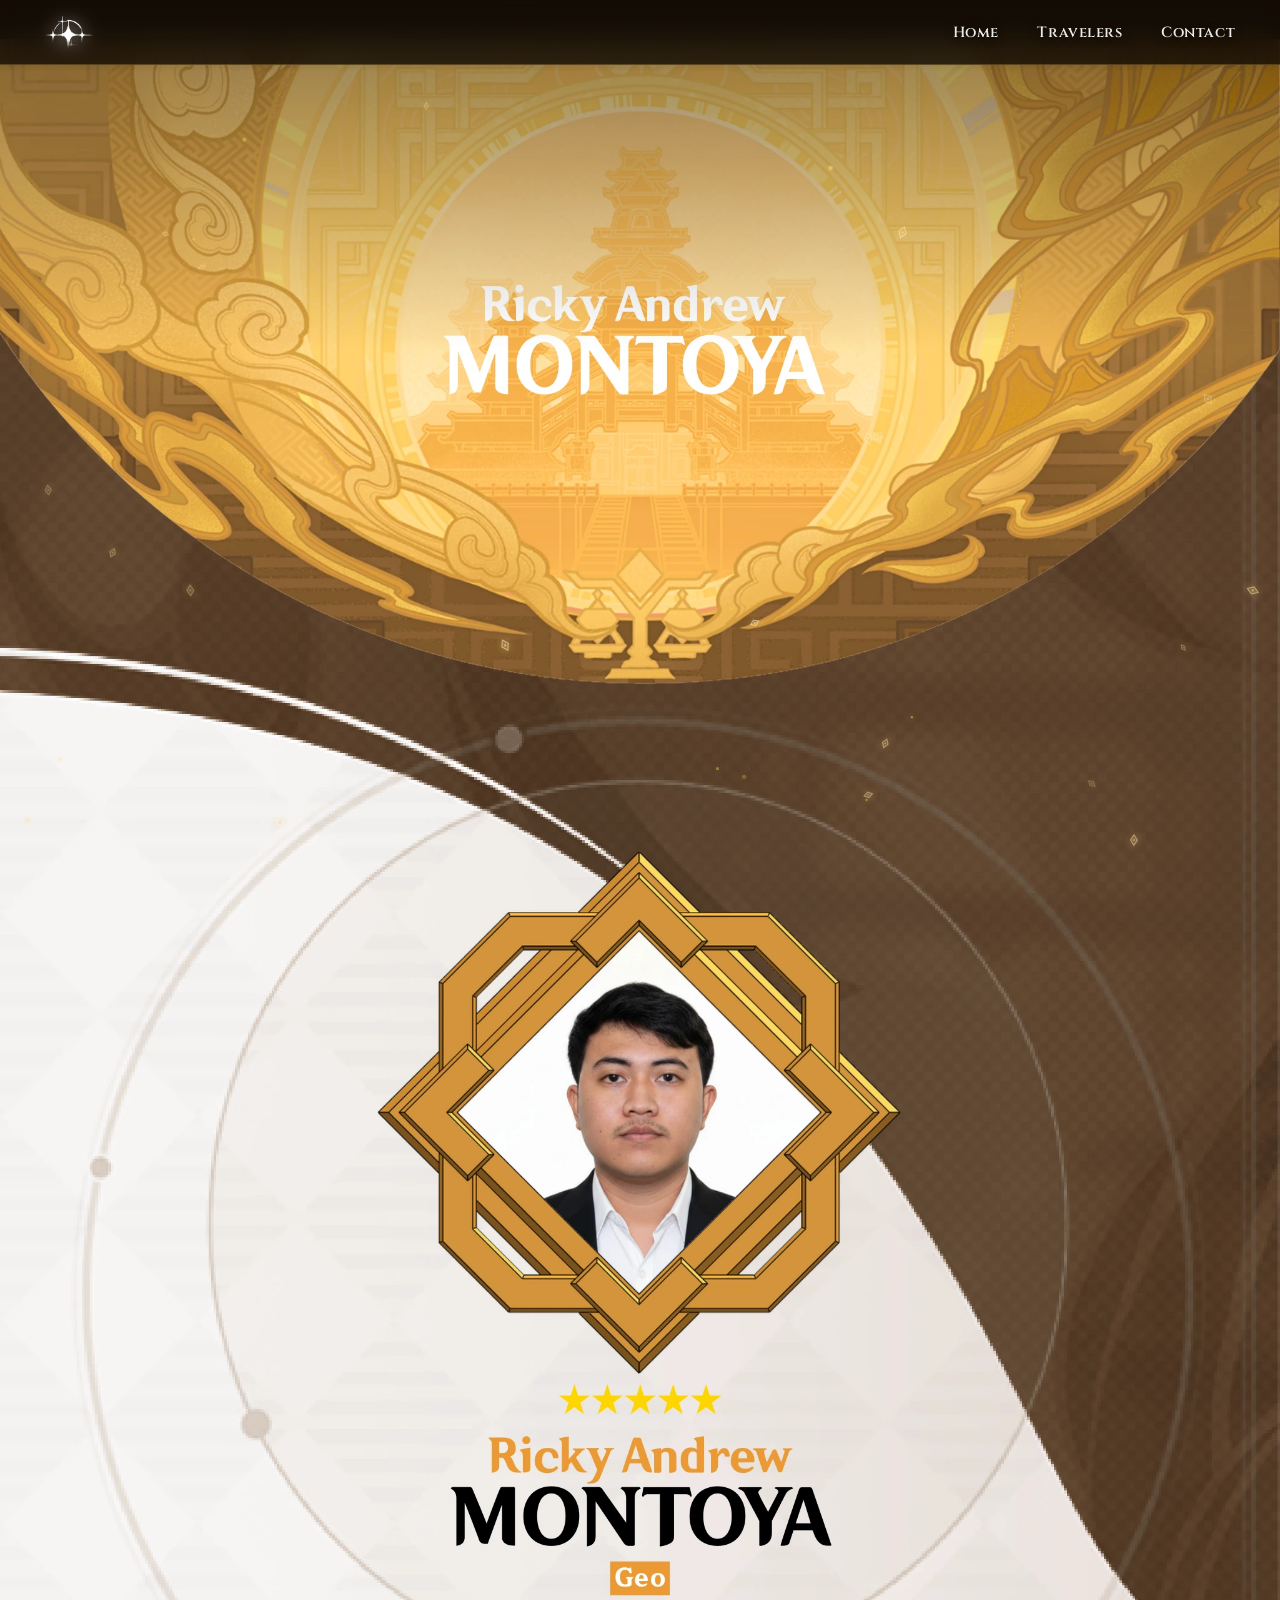
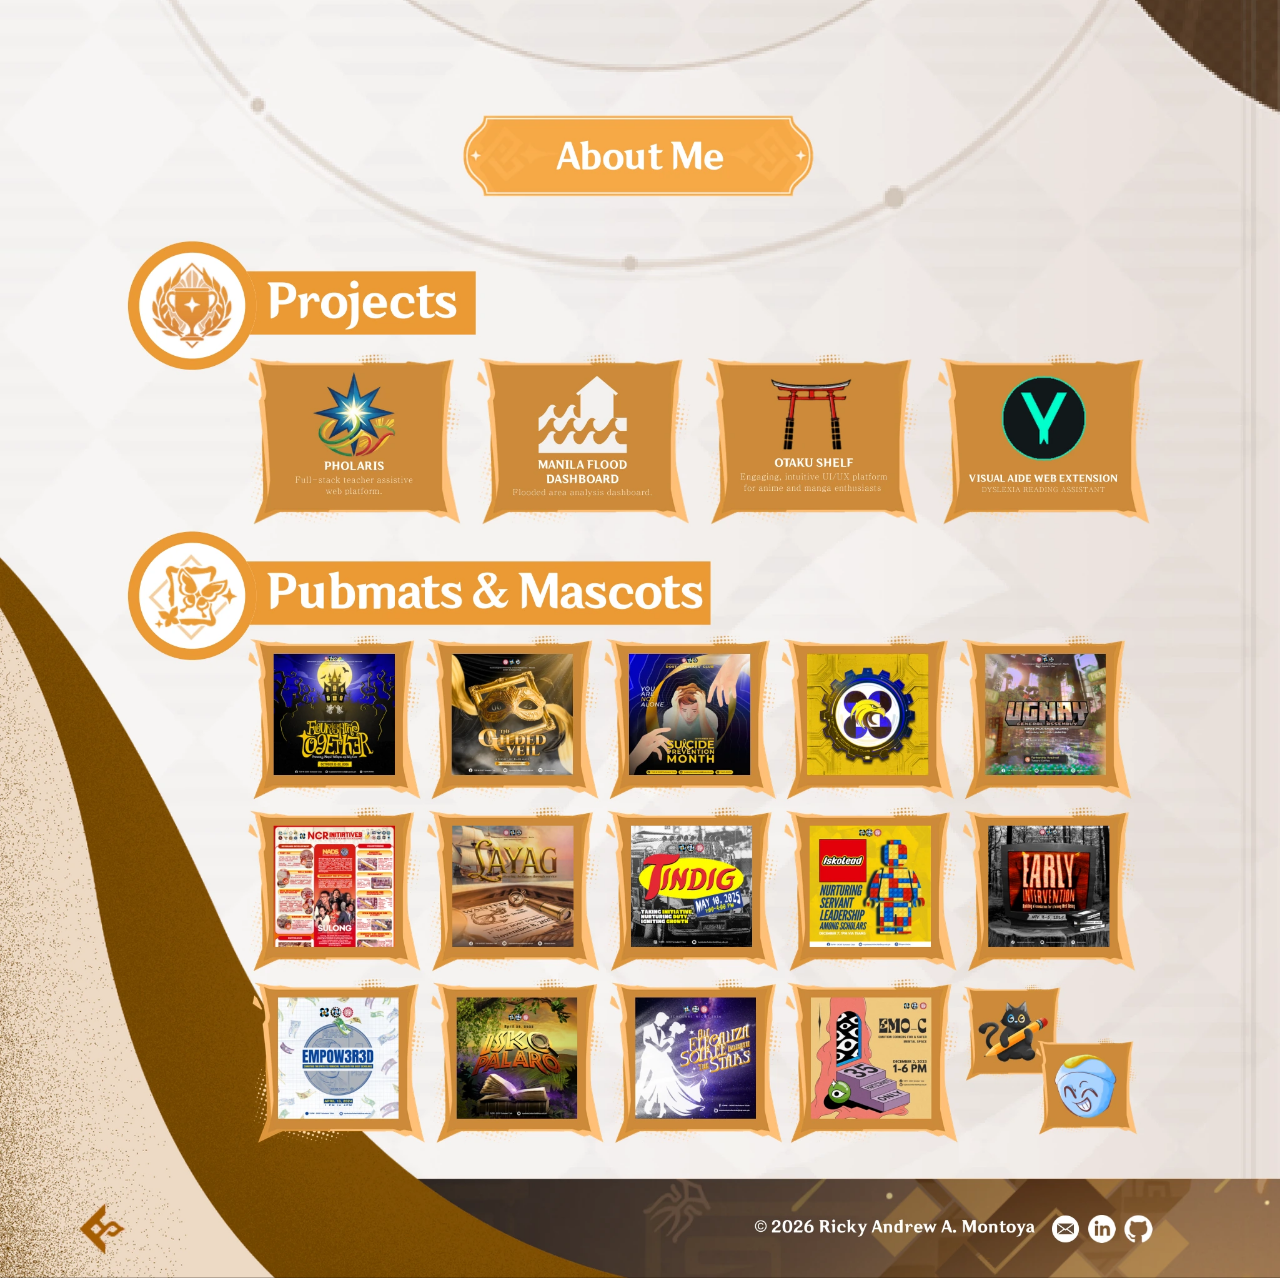
<file: montoya.html>
<!DOCTYPE html>
<html lang="en">
<head>
  <meta charset="UTF-8">
  <meta name="viewport" content="width=device-width, initial-scale=1.0">
  <title>Ricky Andrew Montoya • Geo Portfolio</title>
  
  <!-- Preconnect & Google Fonts -->
  <link rel="preconnect" href="https://fonts.googleapis.com">
  <link rel="preconnect" href="https://fonts.gstatic.com" crossorigin>
  <link href="https://fonts.googleapis.com/css2?family=Cinzel:wght@600;700;800&family=Crimson+Pro:wght@400;600;700&family=Montserrat:wght@400;500;600;700&display=swap" rel="stylesheet">
  
  <!-- Dedicated Geo Stylesheet -->
  <link rel="stylesheet" href="./montoya.css">
</head>
<body class="montoya-portfolio-body">

  <!-- ==================== SUBTLE ELEMENTAL AMBIENT CANVAS ==================== -->
  <canvas class="elemental-ambient-canvas" id="elemental-canvas" aria-hidden="true"></canvas>

  <!-- ==================== FIXED TOP NAVIGATION BAR ==================== -->
  <nav class="genshin-navbar" id="genshin-navbar">
    <a href="index.html#home" class="nav-brand" title="Return to Celestial Archive Home" aria-label="Celestial Archive Home">
      <img src="./assets/images/celestia_star.png" class="nav-logo-star" alt="Celestia Star Logo">
    </a>

    <ul class="nav-links">
      <li><a href="index.html#home" class="nav-link">Home</a></li>
      <li><a href="index.html#travelers" class="nav-link">Travelers</a></li>
      <li><a href="index.html#contact" class="nav-link">Contact</a></li>
    </ul>
  </nav>

  <!-- ==================== MAIN FULL-BLEED PORTFOLIO DISPLAY ==================== -->
  <main class="portfolio-container" id="portfolio-container">
    
    <!-- High-Resolution Mockup Vector Rendering (Full Bleed 100% Width) -->
    <picture>
      <source srcset="./assets/montoya/portfolio_mockup_hd.webp" type="image/webp">
      <img src="./assets/montoya/portfolio_mockup_hd.png" alt="Ricky Andrew Montoya • Liyue Geo Portfolio" class="portfolio-mockup-image" loading="eager" fetchpriority="high">
    </picture>

    <!-- ==================== 1. ABOUT ME & INTERACTIVE PROJECT CARDS ==================== -->
    <button type="button" class="interactive-hotspot hotspot-about-me" id="hotspot-about-me" data-project="about-me" aria-label="View About Ricky Andrew Montoya Details" title="About Me • Ricky Andrew Montoya"></button>

    <button type="button" class="interactive-hotspot hotspot-card hotspot-card-pholaris" data-project="pholaris" aria-label="View Pholaris Project Details" title="Pholaris • Teacher Assistive Web Platform"></button>
    <button type="button" class="interactive-hotspot hotspot-card hotspot-card-manila-flood" data-project="manila-flood" aria-label="View Manila Flood Dashboard Project Details" title="Manila Flood Dashboard • Flooded Area Analysis"></button>
    <button type="button" class="interactive-hotspot hotspot-card hotspot-card-otaku-shelf" data-project="otaku-shelf" aria-label="View Otaku Shelf Project Details" title="Otaku Shelf • Anime & Manga Platform"></button>
    <button type="button" class="interactive-hotspot hotspot-card hotspot-card-visual-aide" data-project="visual-aide" aria-label="View Visual Aide Web Extension Details" title="Visual Aide Web Extension • Dyslexia Reading Assistant"></button>

    <!-- ==================== 2. INTERACTIVE PUBMATS & MASCOTS GRID ==================== -->
    <!-- Row 1 Pubmats -->
    <button type="button" class="interactive-hotspot hotspot-pubmat pubmat-r1-c1" data-pubmat="1" aria-label="View Pubmat 1" title="Pubmat Artwork 1"></button>
    <button type="button" class="interactive-hotspot hotspot-pubmat pubmat-r1-c2" data-pubmat="2" aria-label="View Pubmat 2" title="Pubmat Artwork 2"></button>
    <button type="button" class="interactive-hotspot hotspot-pubmat pubmat-r1-c3" data-pubmat="3" aria-label="View Pubmat 3" title="Pubmat Artwork 3"></button>
    <button type="button" class="interactive-hotspot hotspot-pubmat pubmat-r1-c4" data-pubmat="4" aria-label="View Pubmat 4" title="Pubmat Artwork 4"></button>
    <button type="button" class="interactive-hotspot hotspot-pubmat pubmat-r1-c5" data-pubmat="5" aria-label="View Pubmat 5" title="Pubmat Artwork 5"></button>

    <!-- Row 2 Pubmats -->
    <button type="button" class="interactive-hotspot hotspot-pubmat pubmat-r2-c1" data-pubmat="6" aria-label="View Pubmat 6" title="Pubmat Artwork 6"></button>
    <button type="button" class="interactive-hotspot hotspot-pubmat pubmat-r2-c2" data-pubmat="7" aria-label="View Pubmat 7" title="Pubmat Artwork 7"></button>
    <button type="button" class="interactive-hotspot hotspot-pubmat pubmat-r2-c3" data-pubmat="8" aria-label="View Pubmat 8" title="Pubmat Artwork 8"></button>
    <button type="button" class="interactive-hotspot hotspot-pubmat pubmat-r2-c4" data-pubmat="9" aria-label="View Pubmat 9" title="Pubmat Artwork 9"></button>
    <button type="button" class="interactive-hotspot hotspot-pubmat pubmat-r2-c5" data-pubmat="10" aria-label="View Pubmat 10" title="Pubmat Artwork 10"></button>

    <!-- Row 3 Pubmats & Mascots -->
    <button type="button" class="interactive-hotspot hotspot-pubmat pubmat-r3-c1" data-pubmat="11" aria-label="View Pubmat 11" title="Pubmat Artwork 11"></button>
    <button type="button" class="interactive-hotspot hotspot-pubmat pubmat-r3-c2" data-pubmat="12" aria-label="View Pubmat 12" title="Pubmat Artwork 12"></button>
    <button type="button" class="interactive-hotspot hotspot-pubmat pubmat-r3-c3" data-pubmat="13" aria-label="View Pubmat 13" title="Pubmat Artwork 13"></button>
    <button type="button" class="interactive-hotspot hotspot-pubmat pubmat-r3-c4" data-pubmat="14" aria-label="View Pubmat 14" title="Pubmat Artwork 14"></button>
    <button type="button" class="interactive-hotspot hotspot-pubmat pubmat-r3-c5" data-pubmat="15" aria-label="View Mascot Stickers" title="Mascot Design & Stickers"></button>

    <!-- ==================== 3. INTERACTIVE FOOTER HOTSPOTS ==================== -->
    <!-- Back Button (Bottom-Left Stylized Arrow) -->
    <a href="index.html#travelers" class="interactive-hotspot hotspot-back-btn" id="footer-back-btn" aria-label="Back to Travelers" title="Back to Travelers"></a>

    <!-- Social Links (Bottom-Right) -->
    <a href="mailto:montoyaricky05@gmail.com" class="interactive-hotspot hotspot-social hotspot-footer-email" aria-label="Send Email to Ricky" title="Email Ricky"></a>
    <a href="https://www.linkedin.com/in/ricky-andrew-montoya-982490353/" target="_blank" rel="noopener noreferrer" class="interactive-hotspot hotspot-social hotspot-footer-linkedin" aria-label="LinkedIn Profile" title="LinkedIn Profile"></a>
    <a href="https://github.com/Aestrol" target="_blank" rel="noopener noreferrer" class="interactive-hotspot hotspot-social hotspot-footer-github" aria-label="GitHub Profile" title="GitHub Profile"></a>

  </main>

  <!-- ==================== 4. ABOUT ME ARCHIVAL BOOK MODAL ==================== -->
  <div class="about-me-modal-backdrop" id="about-me-modal" aria-hidden="true" role="dialog" aria-label="About Ricky Andrew Montoya Journal">
    <div class="about-me-book-container">
      <!-- Upper-Left Left-Pointing Arrow: Back Button -->
      <button type="button" class="book-heatmap book-back-btn" id="book-back-btn" aria-label="Back to Portfolio" title="Back • Return to Portfolio"></button>
      
      <!-- Book Mockup Image -->
      <picture>
        <source srcset="./assets/montoya/about_me_book.webp" type="image/webp">
        <img src="./assets/montoya/about_me_book.png" alt="Ricky Andrew Montoya • Liyue Geo Archival Journal" class="about-me-book-image" loading="eager">
      </picture>

      <!-- Heatmaps / Hotspots Over the Book -->
      <!-- Left Page: Liyue Geo Emblem Portrait -->
      <button type="button" class="book-heatmap book-heatmap-portrait" id="book-hotspot-portrait" aria-label="Liyue Geo Portrait • Ricky Andrew Montoya" title="Ricky Andrew Montoya • Liyue Geo Architect"></button>

      <!-- Left Page: Geo Element Badge -->
      <button type="button" class="book-heatmap book-heatmap-geo" id="book-hotspot-geo" aria-label="Geo Vision" title="Liyue Geo Vision • Element of Contracts & Solid Foundations"></button>

      <!-- Right Page: Academic Affiliation • TUP-Manila -->
      <a href="https://www.tup.edu.ph" target="_blank" rel="noopener noreferrer" class="book-heatmap book-heatmap-tup" id="book-hotspot-tup" aria-label="Technological University of the Philippines Manila" title="TUP-Manila • Technological University of the Philippines"></a>

      <!-- Right Page Projects Mentioned in Bio -->
      <!-- 1. Full-Stack Web Platforms (Pholaris) Spans Line 7 & Line 8 -->
      <button type="button" class="book-heatmap book-heatmap-project book-heatmap-pholaris-1" data-project="pholaris" aria-label="Open Pholaris Project Details" title="View Project • Pholaris (Full-Stack Web Platform)"></button>
      <button type="button" class="book-heatmap book-heatmap-project book-heatmap-pholaris-2" data-project="pholaris" aria-label="Open Pholaris Project Details" title="View Project • Pholaris (Full-Stack Web Platform)"></button>

      <!-- 2. Flood Dashboards (Manila Flood Dashboard) Line 8 -->
      <button type="button" class="book-heatmap book-heatmap-project book-heatmap-manila-flood" data-project="manila-flood" aria-label="Open Manila Flood Dashboard Details" title="View Project • Manila Flood Dashboard"></button>

      <!-- 3. Event Pubmats (Line 9) -->
      <button type="button" class="book-heatmap book-heatmap-project book-heatmap-pubmat" data-pubmat="1" aria-label="Open Event Pubmat Artwork Details" title="View Pubmat • Event Publication Material"></button>

      <!-- 4. Mascots (Line 9) -->
      <button type="button" class="book-heatmap book-heatmap-project book-heatmap-mascot" data-pubmat="15" aria-label="Open Mascot & Sticker Designs Details" title="View Mascots • Mascot & Sticker Designs"></button>

      <!-- On-Book Bookmark Clasp Close Area -->
      <button type="button" class="book-heatmap book-heatmap-clasp" id="book-hotspot-clasp" aria-label="Close Journal Clasp" title="Close Journal"></button>

    </div>
  </div>

  <!-- ==================== 5. PROJECT DETAIL MODAL ==================== -->
  <div class="project-modal-backdrop" id="project-modal" aria-hidden="true" role="dialog">
    <div class="project-modal-card">
      <button class="modal-close-btn" id="modal-close-btn" aria-label="Close Modal">✕</button>
      
      <div class="modal-header">
        <img src="./assets/montoya/card_pholaris.png" id="modal-project-img" class="modal-card-preview" alt="Project Preview">
        <div class="modal-titles">
          <span class="modal-tag" id="modal-tag">Full-Stack Web Platform</span>
          <h3 class="modal-title" id="modal-title">Pholaris</h3>
        </div>
      </div>

      <div class="modal-body" id="modal-body">
        <!-- Injected via JavaScript -->
      </div>

      <div class="modal-tech-stack" id="modal-tech-stack">
        <!-- Injected via JavaScript -->
      </div>

      <!-- External Destination Notice -->
      <div class="modal-redirect-notice" id="modal-redirect-notice">
        <div class="redirect-notice-header">
          <span class="redirect-icon">✦</span>
          <span class="redirect-notice-title">External Destination Notice</span>
        </div>
        <p class="redirect-notice-desc" id="modal-redirect-desc">
          You are about to visit an external website (<strong id="modal-platform">GitHub</strong>) to access the project repository/prototype.
        </p>
        <div class="redirect-url-box" id="modal-redirect-url">https://github.com/Aestrol/manila-flood-dashboard</div>
      </div>

      <!-- Action Buttons: Back & Proceed -->
      <div class="modal-actions">
        <button type="button" class="btn-modal-action btn-modal-back" id="modal-back-btn">← Back</button>
        <a href="#" target="_blank" rel="noopener noreferrer" class="btn-modal-action btn-modal-proceed" id="modal-proceed-btn">Proceed ➔</a>
      </div>
    </div>
  </div>

  <!-- ==================== 5. INTERACTION LOGIC & AUDIO ==================== -->
  <script>
    // Project Information Database (Accurate to Montoya's Mockup Data)
    const projectsData = {
      'pholaris': {
        title: 'Pholaris',
        tag: 'PHOLARIS • Full-stack teacher assistive web platform.',
        img: './assets/montoya/card_pholaris.png',
        desc: 'A comprehensive teacher-assistive full-stack web application designed to streamline student assessment tracking, classroom record-keeping, automated grading metrics, and curriculum scheduling.',
        tech: ['Next.js', 'React', 'Node.js', 'PostgreSQL', 'Tailwind CSS', 'REST API'],
        url: 'https://github.com/Aestrol',
        platform: 'GitHub',
        type: 'repository'
      },
      'manila-flood': {
        title: 'Manila Flood Dashboard',
        tag: 'MANILA FLOOD DASHBOARD • Flooded area analysis dashboard.',
        img: './assets/montoya/card_manila_flood.png',
        desc: 'A responsive spatial data dashboard mapping historical and real-time flooded zones across Metropolitan Manila. Features interactive depth level indicators, emergency routing, and risk vulnerability heatmaps.',
        tech: ['Python', 'GIS Mapping', 'Leaflet', 'GeoJSON', 'Data Analytics', 'JavaScript'],
        url: 'https://github.com/Aestrol/manila-flood-dashboard',
        platform: 'GitHub',
        type: 'repository & flood dashboard'
      },
      'otaku-shelf': {
        title: 'Otaku Shelf',
        tag: 'OTAKU SHELF • Engaging, intuitive UI/UX platform for anime and manga enthusiasts.',
        img: './assets/montoya/card_otaku_shelf.png',
        desc: 'An engaging community platform and digital catalog tailored for anime and manga enthusiasts, featuring curated lists, personal review tracking, responsive layouts, and modern Japanese pop-culture UI design.',
        tech: ['React', 'TypeScript', 'UI/UX Design', 'AniList API', 'Figma Prototype'],
        url: 'https://www.figma.com/design/HxTXnoAnc3iSUuUHAcYBqw/OTAKU-SHELF?node-id=0-1&p=f',
        platform: 'Figma',
        type: 'design & prototype'
      },
      'visual-aide': {
        title: 'Visual Aide Web Extension',
        tag: 'VISUAL AIDE WEB EXTENSION • Dyslexia reading assistant.',
        img: './assets/montoya/card_visual_aide.png',
        desc: 'An accessibility-focused browser extension engineered to enhance web reading comprehension for individuals with dyslexia. Features OpenDyslexic typography switching, custom contrast overlays, bionic reading mode, and integrated text-to-speech comprehension tools.',
        tech: ['JavaScript', 'Chrome Extension API', 'Accessibility (a11y)', 'UI/UX Design', 'Text-to-Speech'],
        url: 'https://github.com/Unbidden-Lab/Visual-Aide-Extension',
        platform: 'GitHub',
        type: 'repository & web extension'
      },
      'about-me': {
        title: 'Ricky Andrew Montoya',
        tag: 'ARCHON\'S PROFILE • CREATIVE TECHNOLOGIST & UI/UX DESIGNER',
        img: './assets/montoya/portrait_geo.png',
        desc: 'The steadfast bedrock and creative visionary of Group 4. Specializing in intuitive UI/UX design, full-stack assistive web systems, and rich visual storytelling. Blends geospatial informatics and graphic arts with the enduring stability and golden warmth of the Liyue Geo aesthetic.',
        tech: ['UI/UX Design', 'Full-Stack Development', 'Graphic Design & Illustration', 'React / Next.js', 'GIS & Geospatial Analysis', 'Accessibility (a11y)']
      }
    };

    // Pubmats Data
    const pubmatsTitles = {
      1: "Graphic Design • Event Pubmat 1",
      2: "Graphic Design • Event Pubmat 2",
      3: "Graphic Design • Event Pubmat 3",
      4: "Graphic Design • Event Pubmat 4",
      5: "Graphic Design • Event Pubmat 5",
      6: "Graphic Design • Event Pubmat 6",
      7: "Graphic Design • Event Pubmat 7",
      8: "Graphic Design • Event Pubmat 8",
      9: "Graphic Design • Event Pubmat 9",
      10: "Graphic Design • Event Pubmat 10",
      11: "Graphic Design • Event Pubmat 11",
      12: "Graphic Design • Event Pubmat 12",
      13: "Graphic Design • Event Pubmat 13",
      14: "Graphic Design • Event Pubmat 14",
      15: "Mascots & Sticker Designs"
    };

    // Sound FX (Geo Chime synthesized via Web Audio)
    let audioCtx = null;
    function playGeoChime() {
      try {
        if (!audioCtx) {
          audioCtx = new (window.AudioContext || window.webkitAudioContext)();
        }
        if (audioCtx.state === 'suspended') {
          audioCtx.resume();
        }
        const osc1 = audioCtx.createOscillator();
        const osc2 = audioCtx.createOscillator();
        const gain = audioCtx.createGain();
        
        osc1.type = 'sine';
        osc2.type = 'triangle';
        
        // Warm, resonant Liyue Geo bell tone (C5 & G5)
        osc1.frequency.setValueAtTime(523.25, audioCtx.currentTime); // C5
        osc2.frequency.setValueAtTime(783.99, audioCtx.currentTime); // G5
        osc1.frequency.exponentialRampToValueAtTime(1046.50, audioCtx.currentTime + 0.35); // C6
        
        gain.gain.setValueAtTime(0.15, audioCtx.currentTime);
        gain.gain.exponentialRampToValueAtTime(0.001, audioCtx.currentTime + 0.55);
        
        osc1.connect(gain);
        osc2.connect(gain);
        gain.connect(audioCtx.destination);
        
        osc1.start();
        osc2.start();
        osc1.stop(audioCtx.currentTime + 0.55);
        osc2.stop(audioCtx.currentTime + 0.55);
      } catch (e) {
        // Audio policy fallback
      }
    }

    // Modal Control
    const modal = document.getElementById('project-modal');
    const modalCloseBtn = document.getElementById('modal-close-btn');
    const modalImg = document.getElementById('modal-project-img');
    const modalTitle = document.getElementById('modal-title');
    const modalTag = document.getElementById('modal-tag');
    const modalBody = document.getElementById('modal-body');
    const modalTechStack = document.getElementById('modal-tech-stack');
    const modalBackBtn = document.getElementById('modal-back-btn');
    const modalProceedBtn = document.getElementById('modal-proceed-btn');
    const modalRedirectNotice = document.getElementById('modal-redirect-notice');
    const modalRedirectDesc = document.getElementById('modal-redirect-desc');
    const modalRedirectUrl = document.getElementById('modal-redirect-url');

    function openProjectModal(projectId) {
      const data = projectsData[projectId];
      if (!data) return;

      modalImg.src = data.img;
      modalImg.alt = data.title;
      modalTitle.textContent = data.title;
      modalTag.textContent = data.tag;
      modalBody.textContent = data.desc;

      modalTechStack.innerHTML = '';
      data.tech.forEach(tech => {
        const chip = document.createElement('span');
        chip.className = 'tech-chip';
        chip.textContent = tech;
        modalTechStack.appendChild(chip);
      });

      // External redirect information
      if (data.url) {
        if (modalRedirectNotice) modalRedirectNotice.style.display = 'block';
        if (modalRedirectDesc) {
          modalRedirectDesc.innerHTML = `You are about to visit an external website (<strong>${data.platform || 'External Platform'}</strong>) to access the ${data.type || 'project'} for <strong>${data.title}</strong>.`;
        }
        if (modalRedirectUrl) {
          modalRedirectUrl.textContent = data.url;
          modalRedirectUrl.title = data.url;
        }
        if (modalProceedBtn) {
          modalProceedBtn.href = data.url;
          modalProceedBtn.style.display = 'inline-flex';
        }
      } else {
        if (modalRedirectNotice) modalRedirectNotice.style.display = 'none';
        if (modalProceedBtn) modalProceedBtn.style.display = 'none';
      }

      playGeoChime();
      modal.classList.add('active');
      modal.setAttribute('aria-hidden', 'false');
      document.body.style.overflow = 'hidden';
    }

    function openPubmatModal(pubmatId) {
      const title = pubmatsTitles[pubmatId] || `Pubmat Artwork ${pubmatId}`;
      modalImg.src = `./assets/montoya/pubmats/pubmat_${pubmatId}.png`;
      modalImg.alt = title;
      modalTitle.textContent = title;
      modalTag.textContent = "Graphic Design • Branding & Publication";
      modalBody.textContent = "Custom publication material and visual branding asset designed for university campaigns, academic symposiums, and student organization events.";

      modalTechStack.innerHTML = '';
      ['Adobe Photoshop', 'Adobe Illustrator', 'Graphic Design', 'Visual Hierarchy', 'Branding'].forEach(tech => {
        const chip = document.createElement('span');
        chip.className = 'tech-chip';
        chip.textContent = tech;
        modalTechStack.appendChild(chip);
      });

      if (modalRedirectNotice) modalRedirectNotice.style.display = 'none';
      if (modalProceedBtn) modalProceedBtn.style.display = 'none';

      playGeoChime();
      modal.classList.add('active');
      modal.setAttribute('aria-hidden', 'false');
      document.body.style.overflow = 'hidden';
    }

    function closeProjectModal() {
      modal.classList.remove('active');
      modal.setAttribute('aria-hidden', 'true');
      document.body.style.overflow = '';
    }

    if (modalBackBtn) {
      modalBackBtn.addEventListener('click', (e) => {
        e.preventDefault();
        closeProjectModal();
      });
    }

    if (modalProceedBtn) {
      modalProceedBtn.addEventListener('click', () => {
        setTimeout(closeProjectModal, 150);
      });
    }

    // ==================== ABOUT ME ARCHIVAL JOURNAL MODAL CONTROL ====================
    const aboutMeModal = document.getElementById('about-me-modal');
    const bookBackBtn = document.getElementById('book-back-btn');
    const bookClasp = document.getElementById('book-hotspot-clasp');

    function openAboutMeModal() {
      playGeoChime();
      if (aboutMeModal) {
        aboutMeModal.classList.add('active');
        aboutMeModal.setAttribute('aria-hidden', 'false');
        document.body.style.overflow = 'hidden';
      }
    }

    function closeAboutMeModal() {
      if (aboutMeModal) {
        aboutMeModal.classList.remove('active');
        aboutMeModal.setAttribute('aria-hidden', 'true');
        if (!modal.classList.contains('active')) {
          document.body.style.overflow = '';
        }
      }
    }

    // Attach click event specifically to About Me button
    const aboutMeHotspot = document.getElementById('hotspot-about-me');
    if (aboutMeHotspot) {
      aboutMeHotspot.addEventListener('click', (e) => {
        e.preventDefault();
        openAboutMeModal();
      });
    }

    // Close About Me Modal events
    if (bookBackBtn) {
      bookBackBtn.addEventListener('click', (e) => {
        e.preventDefault();
        playGeoChime();
        closeAboutMeModal();
      });
    }
    if (bookClasp) bookClasp.addEventListener('click', closeAboutMeModal);
    if (aboutMeModal) {
      aboutMeModal.addEventListener('click', (e) => {
        if (e.target === aboutMeModal) {
          closeAboutMeModal();
        }
      });
    }

    // Book Heatmap Project Links (Clicking project/pubmat inside book closes book and opens project/pubmat modal)
    document.querySelectorAll('.book-heatmap-project').forEach(btn => {
      btn.addEventListener('click', () => {
        const projId = btn.getAttribute('data-project');
        const pubmatId = btn.getAttribute('data-pubmat');
        closeAboutMeModal();
        setTimeout(() => {
          if (projId) {
            openProjectModal(projId);
          } else if (pubmatId) {
            openPubmatModal(pubmatId);
          }
        }, 160);
      });
    });

    // Book Heatmap Portrait & Geo badge chime
    document.querySelectorAll('.book-heatmap-portrait, .book-heatmap-geo').forEach(el => {
      el.addEventListener('click', () => {
        playGeoChime();
      });
    });

    // Attach click events to project cards
    document.querySelectorAll('.hotspot-card').forEach(card => {
      card.addEventListener('click', () => {
        const projId = card.getAttribute('data-project');
        openProjectModal(projId);
      });
    });

    // Attach click events to pubmats
    document.querySelectorAll('.hotspot-pubmat').forEach(pubmat => {
      pubmat.addEventListener('click', () => {
        const id = pubmat.getAttribute('data-pubmat');
        openPubmatModal(id);
      });
    });

    modalCloseBtn.addEventListener('click', closeProjectModal);
    modal.addEventListener('click', (e) => {
      if (e.target === modal) {
        closeProjectModal();
      }
    });

    document.addEventListener('keydown', (e) => {
      if (e.key === 'Escape') {
        if (modal.classList.contains('active')) {
          closeProjectModal();
        }
        if (aboutMeModal && aboutMeModal.classList.contains('active')) {
          closeAboutMeModal();
        }
      }
    });

    // Navbar scroll effect
    window.addEventListener('scroll', () => {
      const navbar = document.getElementById('genshin-navbar');
      if (navbar) {
        if (window.scrollY > 30) {
          navbar.classList.add('scrolled');
        } else {
          navbar.classList.remove('scrolled');
        }
      }
    });

    // Back Button Logic (Bottom-Left)
    const backBtn = document.getElementById('footer-back-btn');
    if (backBtn) {
      backBtn.addEventListener('click', (e) => {
        e.preventDefault();
        try {
          sessionStorage.setItem('celestial_archive_visited', 'true');
        } catch (err) {}
        playGeoChime();
        window.location.href = 'index.html#travelers';
      });
    }

    try {
      sessionStorage.setItem('celestial_archive_visited', 'true');
    } catch (e) {}

    // Navigation and Social audio chime on click
    document.querySelectorAll('.nav-link, .nav-brand, .hotspot-social').forEach(el => {
      el.addEventListener('click', () => {
        try {
          sessionStorage.setItem('celestial_archive_visited', 'true');
        } catch (e) {}
        playGeoChime();
      });
    });

    /* =======================================================
       SUBTLE GEO AMBIENT PARTICLES (CRYSTAL SHARDS & GOLD DUST)
       ======================================================= */
    (function initGeoAtmosphere() {
      const canvas = document.getElementById('elemental-canvas');
      if (!canvas) return;
      const ctx = canvas.getContext('2d');
      if (!ctx) return;

      let width = 0;
      let height = 0;
      let dpr = 1;
      let particles = [];
      let animId = null;

      function resize() {
        dpr = Math.min(window.devicePixelRatio || 1, 2);
        width = window.innerWidth;
        height = window.innerHeight;
        canvas.width = Math.floor(width * dpr);
        canvas.height = Math.floor(height * dpr);
        ctx.setTransform(dpr, 0, 0, dpr, 0, 0);
      }
      window.addEventListener('resize', resize);
      resize();

      class GeoCrystalParticle {
        constructor(isInitial = false) {
          this.reset(isInitial);
        }
        reset(isInitial = false) {
          this.x = Math.random() * width;
          this.y = isInitial ? Math.random() * height : height + Math.random() * 30 + 10;
          this.isCrystal = Math.random() < 0.55; // 55% geometric crystal shards, 45% golden dust
          this.size = this.isCrystal ? Math.random() * 3.5 + 2.5 : Math.random() * 1.5 + 0.8;
          this.speedY = -(Math.random() * 0.4 + 0.25); // calm, steady Geo drift
          this.speedX = (Math.random() - 0.5) * 0.2;
          this.angle = Math.random() * Math.PI * 2;
          this.rotSpeed = (Math.random() - 0.5) * 0.018;
          this.alpha = Math.random() * 0.45 + 0.25;
          this.maxAlpha = this.alpha;
        }
        update() {
          this.y += this.speedY;
          this.x += this.speedX;
          this.angle += this.rotSpeed;

          // Fade near top edge
          if (this.y < height * 0.15) {
            this.alpha = Math.max(0, this.maxAlpha * (this.y / (height * 0.15)));
          }

          if (this.y < -20 || this.alpha <= 0) {
            this.reset(false);
          }
        }
        draw() {
          ctx.save();
          if (this.isCrystal) {
            // Rotating diamond crystal shard
            ctx.translate(this.x, this.y);
            ctx.rotate(this.angle);
            ctx.shadowBlur = 8;
            ctx.shadowColor = '#ffd57e';

            // Shard body
            ctx.fillStyle = `rgba(233, 181, 76, ${this.alpha * 0.45})`;
            ctx.strokeStyle = `rgba(255, 246, 212, ${Math.min(1, this.alpha * 0.95)})`;
            ctx.lineWidth = 1.0;
            ctx.beginPath();
            ctx.moveTo(0, -this.size);
            ctx.lineTo(this.size * 0.65, 0);
            ctx.lineTo(0, this.size);
            ctx.lineTo(-this.size * 0.65, 0);
            ctx.closePath();
            ctx.fill();
            ctx.stroke();

            // Inner facet sparkle
            ctx.fillStyle = `rgba(255, 255, 255, ${this.alpha * 0.75})`;
            ctx.beginPath();
            ctx.arc(0, 0, this.size * 0.2, 0, Math.PI * 2);
            ctx.fill();
          } else {
            // Golden dust mote
            ctx.shadowBlur = 6;
            ctx.shadowColor = '#f5ba22';
            ctx.fillStyle = `rgba(255, 225, 120, ${this.alpha * 0.8})`;
            ctx.beginPath();
            ctx.arc(this.x, this.y, this.size, 0, Math.PI * 2);
            ctx.fill();
          }
          ctx.restore();
        }
      }

      const PARTICLE_COUNT = 36;
      for (let i = 0; i < PARTICLE_COUNT; i++) {
        particles.push(new GeoCrystalParticle(true));
      }

      function loop() {
        ctx.clearRect(0, 0, width, height);
        for (let i = 0; i < particles.length; i++) {
          particles[i].update();
          particles[i].draw();
        }
        animId = requestAnimationFrame(loop);
      }

      animId = requestAnimationFrame(loop);

      document.addEventListener('visibilitychange', () => {
        if (document.hidden) {
          if (animId) cancelAnimationFrame(animId);
          animId = null;
        } else if (!animId) {
          animId = requestAnimationFrame(loop);
        }
      });
    })();
  </script>
</body>
</html>
</file>
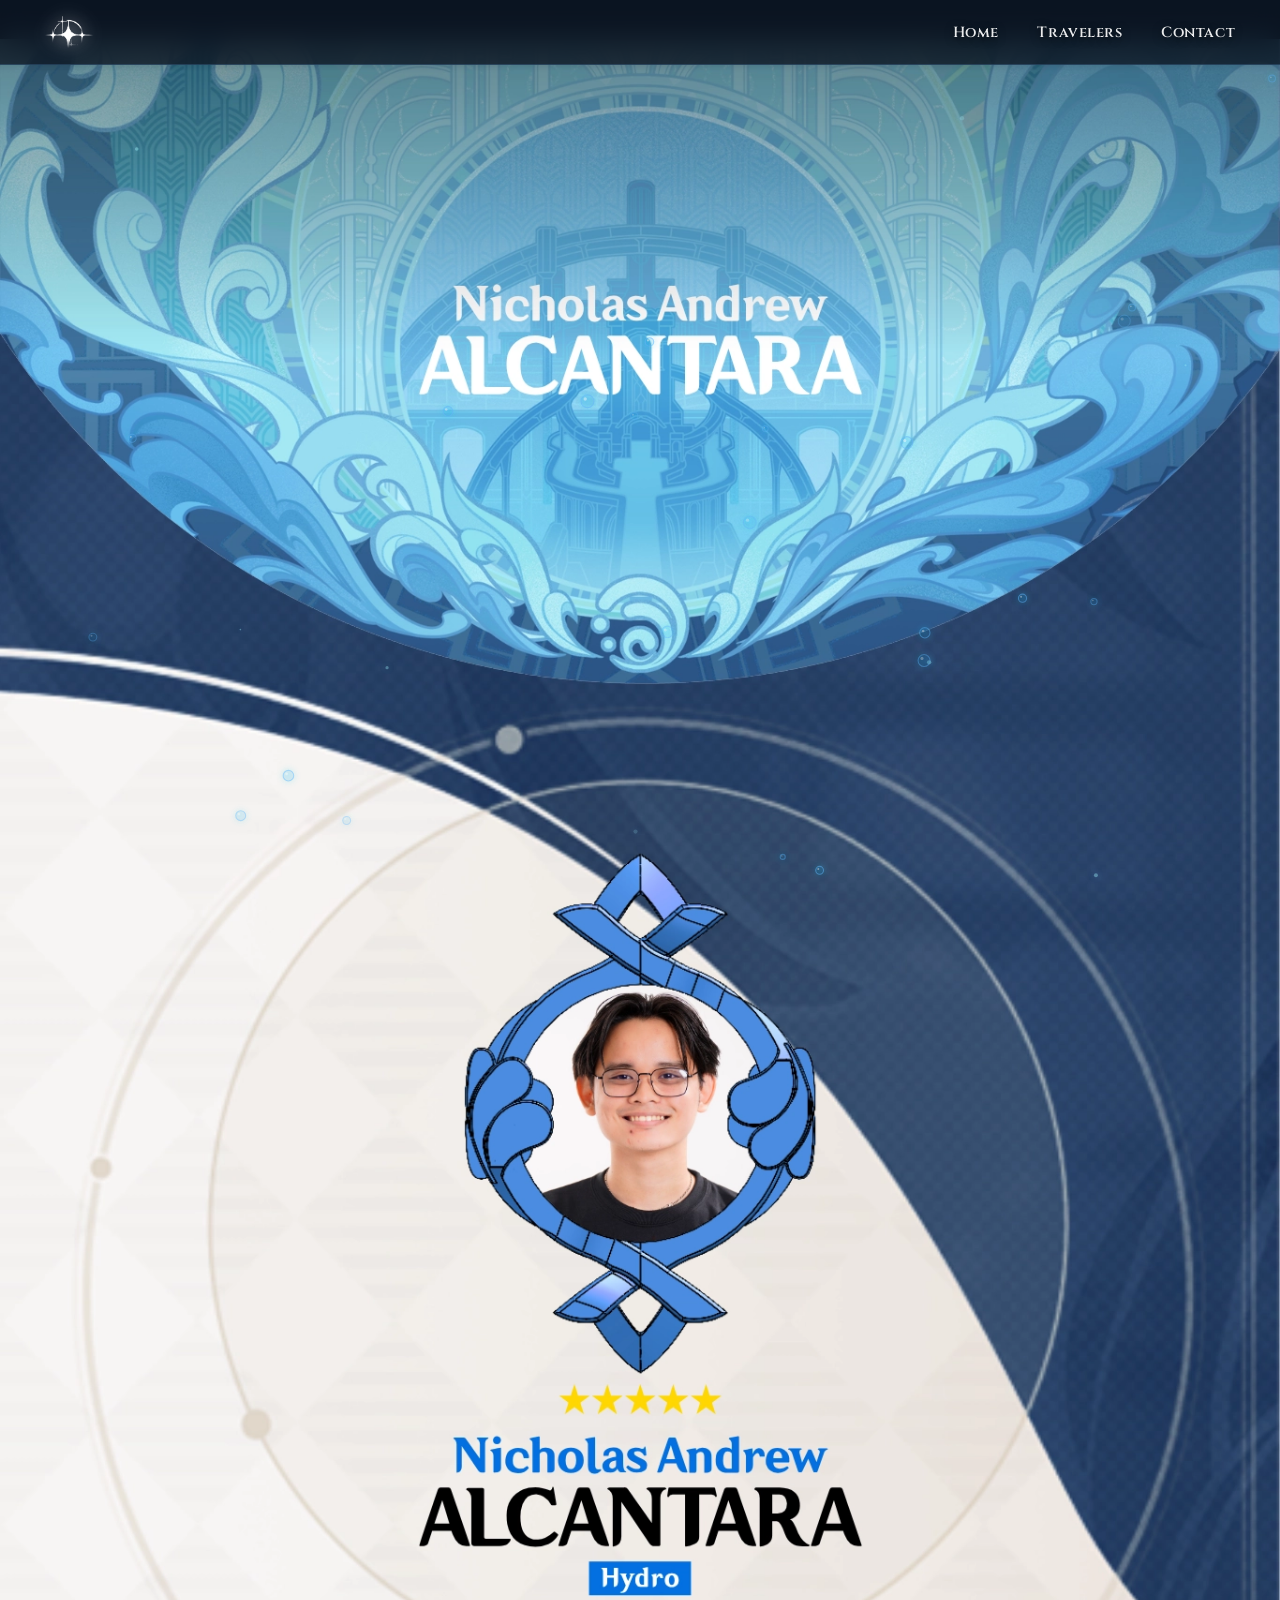
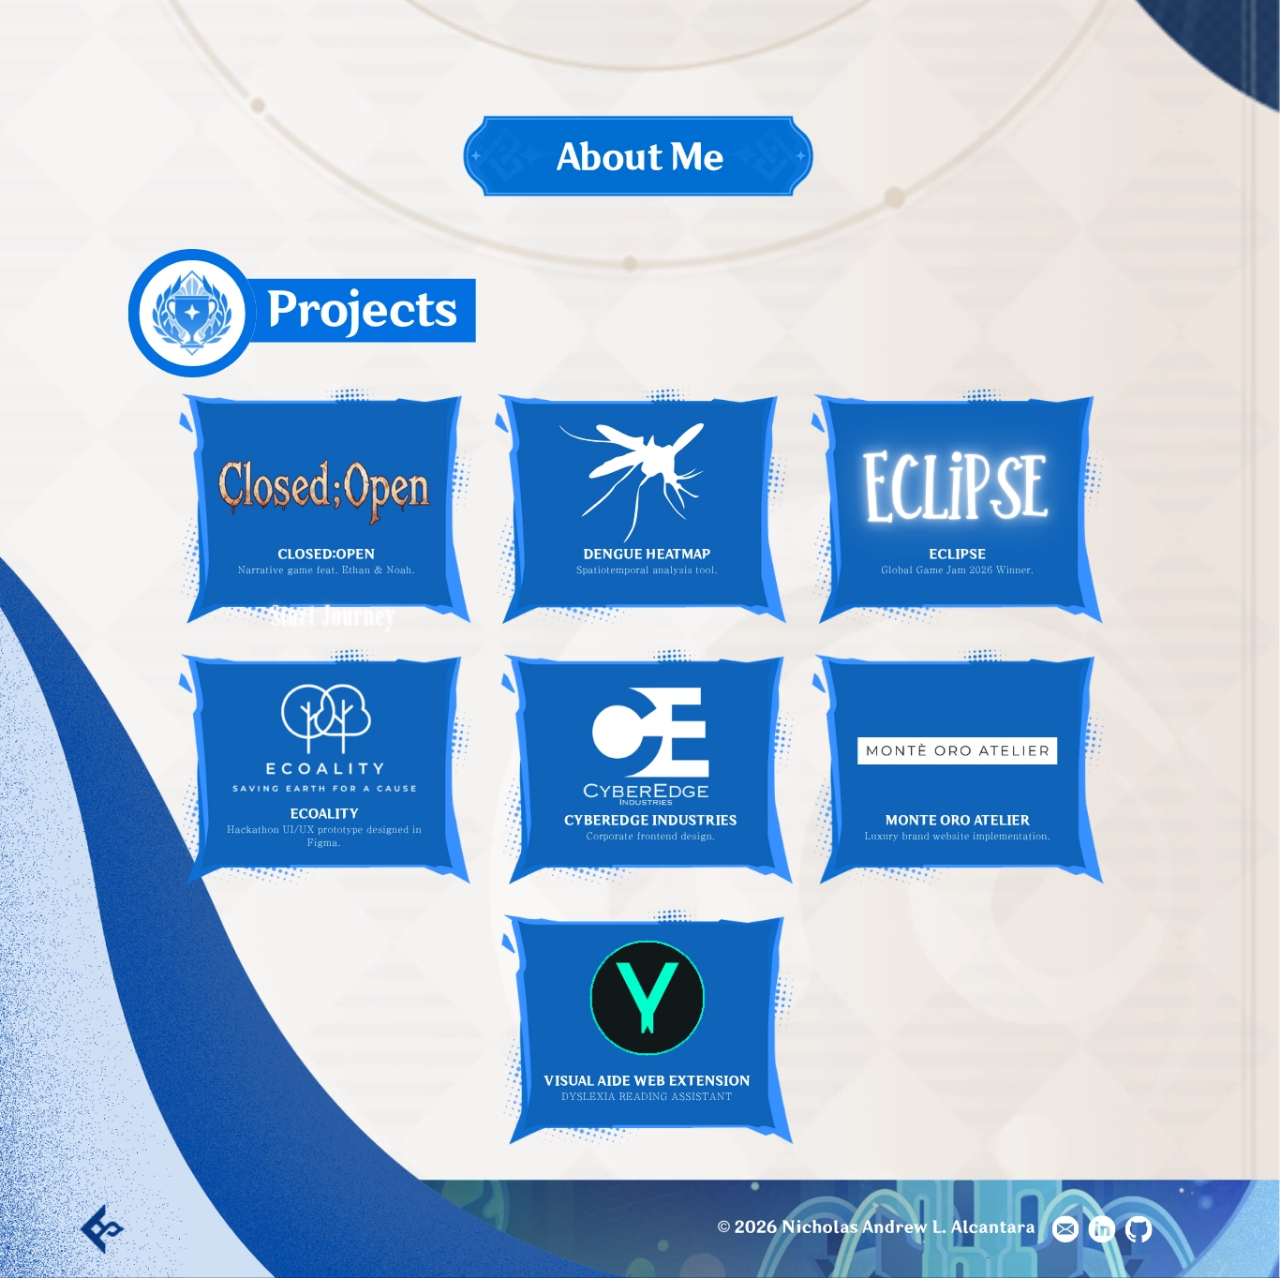
<file: nicholas.html>
<!DOCTYPE html>
<html lang="en">
<head>
  <meta charset="UTF-8">
  <meta name="viewport" content="width=device-width, initial-scale=1.0">
  <title>Nicholas Andrew Alcantara • Hydro Portfolio</title>
  
  <!-- Preconnect & Google Fonts -->
  <link rel="preconnect" href="https://fonts.googleapis.com">
  <link rel="preconnect" href="https://fonts.gstatic.com" crossorigin>
  <link href="https://fonts.googleapis.com/css2?family=Cinzel:wght@600;700;800&family=Crimson+Pro:wght@400;600;700&family=Montserrat:wght@400;500;600;700&display=swap" rel="stylesheet">
  
  <!-- Dedicated Hydro Stylesheet -->
  <link rel="stylesheet" href="./nicholas.css">
</head>
<body class="nicholas-portfolio-body">

  <!-- ==================== SUBTLE ELEMENTAL AMBIENT CANVAS ==================== -->
  <canvas class="elemental-ambient-canvas" id="elemental-canvas" aria-hidden="true"></canvas>

  <!-- ==================== FIXED TOP NAVIGATION BAR ==================== -->
  <nav class="genshin-navbar" id="genshin-navbar">
    <a href="index.html#home" class="nav-brand" title="Return to Celestial Archive Home" aria-label="Celestial Archive Home">
      <img src="./assets/images/celestia_star.png" class="nav-logo-star" alt="Celestia Star Logo">
    </a>

    <ul class="nav-links">
      <li><a href="index.html#home" class="nav-link">Home</a></li>
      <li><a href="index.html#travelers" class="nav-link">Travelers</a></li>
      <li><a href="index.html#contact" class="nav-link">Contact</a></li>
    </ul>
  </nav>

  <!-- ==================== MAIN FULL-BLEED PORTFOLIO DISPLAY ==================== -->
  <main class="portfolio-container" id="portfolio-container">
    
    <!-- High-Resolution Mockup Vector Rendering (Full Bleed 100% Width) -->
    <picture>
      <source srcset="./assets/nicholas/portfolio_mockup_hd.webp" type="image/webp">
      <img src="./assets/nicholas/portfolio_mockup_hd.png" alt="Nicholas Andrew Alcantara • Fontaine Hydro Portfolio" class="portfolio-mockup-image" loading="eager" fetchpriority="high">
    </picture>

    <!-- ==================== 1. ABOUT ME & INTERACTIVE PROJECT CARDS ==================== -->
    <button type="button" class="interactive-hotspot hotspot-about-me" id="hotspot-about-me" data-project="about-me" aria-label="View About Nicholas Andrew Alcantara Details" title="About Me • Nicholas Andrew Alcantara"></button>

    <button type="button" class="interactive-hotspot hotspot-card hotspot-card-closed-open" data-project="closed-open" aria-label="View Closed;Open Project Details" title="Closed;Open • Narrative Game"></button>
    <button type="button" class="interactive-hotspot hotspot-card hotspot-card-dengue-heatmap" data-project="dengue-heatmap" aria-label="View Dengue Heatmap Project Details" title="Dengue Heatmap • Spatiotemporal Analysis Tool"></button>
    <button type="button" class="interactive-hotspot hotspot-card hotspot-card-eclipse" data-project="eclipse" aria-label="View Eclipse Project Details" title="Eclipse • Global Game Jam 2026 Winner"></button>
    <button type="button" class="interactive-hotspot hotspot-card hotspot-card-ecoality" data-project="ecoality" aria-label="View Ecoality Project Details" title="Ecoality • Hawk-A-Thon Prototype"></button>
    <button type="button" class="interactive-hotspot hotspot-card hotspot-card-cyberedge" data-project="cyberedge" aria-label="View CyberEdge Industries Project Details" title="CyberEdge Industries • Corporate Frontend"></button>
    <button type="button" class="interactive-hotspot hotspot-card hotspot-card-monte-oro" data-project="monte-oro" aria-label="View Monté Oro Atelier Project Details" title="Monté Oro Atelier • Luxury Brand"></button>
    <button type="button" class="interactive-hotspot hotspot-card hotspot-card-visual-aide" data-project="visual-aide" aria-label="View Visual Aide Web Extension Details" title="Visual Aide Web Extension • Dyslexia Reading Assistant"></button>

    <!-- ==================== 2. INTERACTIVE FOOTER HOTSPOTS ==================== -->
    <!-- Back Button (Bottom-Left Stylized Arrow) -->
    <a href="index.html#travelers" class="interactive-hotspot hotspot-back-btn" id="footer-back-btn" aria-label="Back to Travelers" title="Back to Travelers"></a>

    <!-- Social Links (Bottom-Right) -->
    <a href="mailto:nicholasalcantara3@gmail.com" class="interactive-hotspot hotspot-social hotspot-footer-email" aria-label="Send Email to Nicholas" title="Email Nicholas"></a>
    <a href="https://www.linkedin.com/in/drew-alcantara" target="_blank" rel="noopener noreferrer" class="interactive-hotspot hotspot-social hotspot-footer-linkedin" aria-label="LinkedIn Profile" title="LinkedIn Profile"></a>
    <a href="https://github.com/drewwastaken" target="_blank" rel="noopener noreferrer" class="interactive-hotspot hotspot-social hotspot-footer-github" aria-label="GitHub Profile" title="GitHub Profile"></a>

  </main>

  <!-- ==================== 3. ABOUT ME ARCHIVAL BOOK MODAL ==================== -->
  <div class="about-me-modal-backdrop" id="about-me-modal" aria-hidden="true" role="dialog" aria-label="About Nicholas Andrew Alcantara Journal">
    <div class="about-me-book-container" id="about-me-book-container" data-page="1">
      
      <!-- ================= PAGE 1: ABOUT ME ================= -->
      <div class="book-page-view book-page-1">
        <!-- Upper-Left Left-Pointing Arrow: Back Button (Returns to Portfolio) -->
        <button type="button" class="book-heatmap book-back-btn" id="book-back-btn" aria-label="Back to Portfolio" title="Back • Return to Portfolio"></button>

        <!-- Upper-Right Right-Pointing Arrow: Next Button (Navigates to Page 2: Experiences) -->
        <button type="button" class="book-heatmap book-next-btn" id="book-next-btn" aria-label="Next Page • Experiences" title="Next • View Experiences"></button>
        
        <!-- Book Mockup Image (Page 1) -->
        <picture>
          <source srcset="./assets/nicholas/about_me_book.webp" type="image/webp">
          <img src="./assets/nicholas/about_me_book.png" alt="Nicholas Andrew Alcantara • Fontaine Hydro Archival Journal" class="about-me-book-image" loading="eager">
        </picture>

        <!-- Heatmaps / Hotspots Over the Book -->
        <!-- Left Page: Hydro Vision Portrait -->
        <button type="button" class="book-heatmap book-heatmap-portrait" id="book-hotspot-portrait" aria-label="Hydro Archon Portrait • Nicholas Andrew Alcantara" title="Nicholas Andrew Alcantara • Fontaine Hydro Archon"></button>

        <!-- Left Page: Hydro Element Badge -->
        <button type="button" class="book-heatmap book-heatmap-hydro" id="book-hotspot-hydro" aria-label="Hydro Vision" title="Fontaine Hydro Vision • The Element of Justice & Fluid Adaptability"></button>

        <!-- Right Page: Academic Affiliation • TUP-Manila -->
        <a href="https://www.tup.edu.ph" target="_blank" rel="noopener noreferrer" class="book-heatmap book-heatmap-tup" id="book-hotspot-tup" aria-label="Technological University of the Philippines Manila" title="TUP-Manila • Technological University of the Philippines"></a>

        <!-- Right Page Projects Mentioned in Bio -->
        <!-- 1. Closed:Open -->
        <button type="button" class="book-heatmap book-heatmap-project book-heatmap-closed-open" data-project="closed-open" aria-label="Open Closed;Open Project Details" title="View Project • Closed;Open (Narrative Game)"></button>

        <!-- 2. Eclipse -->
        <button type="button" class="book-heatmap book-heatmap-project book-heatmap-eclipse" data-project="eclipse" aria-label="Open Eclipse Project Details" title="View Project • Eclipse (Global Game Jam 2026 Winner)"></button>

        <!-- 3. Dengue Heatmap -->
        <button type="button" class="book-heatmap book-heatmap-project book-heatmap-dengue" data-project="dengue-heatmap" aria-label="Open Dengue Heatmap Project Details" title="View Project • Dengue Heatmap (Spatiotemporal Analysis)"></button>

        <!-- 4. Monte Oro Atelier -->
        <button type="button" class="book-heatmap book-heatmap-project book-heatmap-monte-oro" data-project="monte-oro" aria-label="Open Monté Oro Atelier Project Details" title="View Project • Monté Oro Atelier (Luxury Brand)"></button>

        <!-- 5. Visual Aide (Spans line 7 and line 8) -->
        <button type="button" class="book-heatmap book-heatmap-project book-heatmap-visual-aide-1" data-project="visual-aide" aria-label="Open Visual Aide Web Extension Details" title="View Project • Visual Aide Web Extension"></button>
        <button type="button" class="book-heatmap book-heatmap-project book-heatmap-visual-aide-2" data-project="visual-aide" aria-label="Open Visual Aide Web Extension Details" title="View Project • Visual Aide Web Extension"></button>

        <!-- On-Book Bookmark Clasp Close Area -->
        <button type="button" class="book-heatmap book-heatmap-clasp" id="book-hotspot-clasp" aria-label="Close Journal Clasp" title="Close Journal"></button>
      </div>

      <!-- ================= PAGE 2: EXPERIENCES ================= -->
      <div class="book-page-view book-page-2">
        <!-- Upper-Left Left-Pointing Arrow: Previous Button (Navigates to Page 1: About Me) -->
        <button type="button" class="book-heatmap book-prev-btn" id="book-prev-btn" aria-label="Previous Page • About Me" title="Previous • Return to About Me"></button>

        <!-- Book Mockup Image (Page 2) -->
        <picture>
          <source srcset="./assets/nicholas/about_me_experiences.webp" type="image/webp">
          <img src="./assets/nicholas/about_me_experiences.png" alt="Nicholas Andrew Alcantara • Experiences Archival Journal" class="about-me-book-image" loading="lazy">
        </picture>

        <!-- Left Page: Hydro Vision Portrait (Page 2) -->
        <button type="button" class="book-heatmap book-heatmap-portrait" id="book-hotspot-portrait-p2" aria-label="Hydro Archon Portrait • Nicholas Andrew Alcantara" title="Nicholas Andrew Alcantara • Fontaine Hydro Archon"></button>

        <!-- Left Page: Hydro Element Badge (Page 2) -->
        <button type="button" class="book-heatmap book-heatmap-hydro" id="book-hotspot-hydro-p2" aria-label="Hydro Vision" title="Fontaine Hydro Vision • The Element of Justice & Fluid Adaptability"></button>

        <!-- On-Book Bookmark Clasp Close Area (Page 2) -->
        <button type="button" class="book-heatmap book-heatmap-clasp" id="book-hotspot-clasp-p2" aria-label="Close Journal Clasp" title="Close Journal"></button>
      </div>

    </div>
  </div>

  <!-- ==================== 4. PROJECT DETAIL MODAL ==================== -->
  <div class="project-modal-backdrop" id="project-modal" aria-hidden="true" role="dialog">
    <div class="project-modal-card">
      <button class="modal-close-btn" id="modal-close-btn" aria-label="Close Modal">✕</button>
      
      <div class="modal-header">
        <img src="./assets/nicholas/card_closed_open.png" id="modal-project-img" class="modal-card-preview" alt="Project Preview">
        <div class="modal-titles">
          <span class="modal-tag" id="modal-tag">Narrative Game</span>
          <h3 class="modal-title" id="modal-title">Closed;Open</h3>
        </div>
      </div>

      <div class="modal-body" id="modal-body">
        <!-- Injected via JavaScript -->
      </div>

      <div class="modal-tech-stack" id="modal-tech-stack">
        <!-- Injected via JavaScript -->
      </div>

      <!-- External Destination Notice -->
      <div class="modal-redirect-notice" id="modal-redirect-notice">
        <div class="redirect-notice-header">
          <span class="redirect-icon">✦</span>
          <span class="redirect-notice-title">External Destination Notice</span>
        </div>
        <p class="redirect-notice-desc" id="modal-redirect-desc">
          You are about to visit an external website (<strong id="modal-platform">itch.io</strong>) to access the playable game for <strong>Closed;Open</strong>.
        </p>
        <div class="redirect-url-box" id="modal-redirect-url">https://sirdroffilc.itch.io/closedopen</div>
      </div>

      <!-- Action Buttons: Back & Proceed -->
      <div class="modal-actions">
        <button type="button" class="btn-modal-action btn-modal-back" id="modal-back-btn">← Back</button>
        <a href="#" target="_blank" rel="noopener noreferrer" class="btn-modal-action btn-modal-proceed" id="modal-proceed-btn">Proceed ➔</a>
      </div>
    </div>
  </div>

  <!-- ==================== 4. INTERACTION LOGIC & AUDIO ==================== -->
  <script>
    // Project Information Database (Accurate to Mockup Data)
    const projectsData = {
      'closed-open': {
        title: 'Closed;Open',
        tag: 'CLOSED;OPEN • Narrative game feat. Ethan & Noah.',
        img: './assets/nicholas/card_closed_open.png',
        desc: 'An immersive atmospheric narrative experience focusing on emotional storytelling, interactive dialogue branches, and distinct psychological art direction. Led the UI/UX design, core web integration, and custom character illustration assets.',
        tech: ['Unity', 'C#', 'Figma', 'Web Development', 'Digital Illustration'],
        url: 'https://sirdroffilc.itch.io/closedopen',
        platform: 'itch.io',
        type: 'playable game'
      },
      'dengue-heatmap': {
        title: 'Dengue Heatmap',
        tag: 'DENGUE HEATMAP • Spatiotemporal analysis tool.',
        img: './assets/nicholas/card_dengue_heatmap.png',
        desc: 'A comprehensive data visualization and spatial analysis platform tracking dengue outbreaks and vulnerable urban clusters. Designed to assist local healthcare units in real-time geospatial resource deployment and community risk monitoring.',
        tech: ['GIS Mapping', 'Python', 'Leaflet / Mapbox', 'Data Analytics', 'JavaScript'],
        url: 'https://github.com/drewwastaken/dengue-dashboard',
        platform: 'GitHub',
        type: 'repository & analysis dashboard'
      },
      'eclipse': {
        title: 'Eclipse',
        tag: 'ECLIPSE • Global Game Jam 2026 Winner.',
        img: './assets/nicholas/card_eclipse.png',
        desc: 'Award-winning puzzle-adventure title crafted in 48 hours for the Global Game Jam 2026. Explores light, shadow manipulation, and celestial mechanics through a unique dual-world lens. Awarded best overall aesthetic and gameplay innovation.',
        tech: ['Godot Engine', 'GDScript', 'Pixel Art / Shaders', 'Audio Design', 'Level Design'],
        url: 'https://kamiyon-studio.itch.io/eclipse',
        platform: 'itch.io',
        type: 'playable game'
      },
      'ecoality': {
        title: 'Ecoality',
        tag: 'ECOALITY • HAWK-A-THON • Hackathon UI/UX prototype designed in Figma.',
        img: './assets/nicholas/card_ecoality.png',
        desc: 'Awarded prototype for sustainable urban carbon-tracking and gamified environmental action. Features an intuitive ecological dashboard with real-time carbon reduction milestones, community challenges, and reward tiers.',
        tech: ['UI/UX Design', 'Figma Prototype', 'Design Systems', 'User Research', 'React'],
        url: 'https://www.figma.com/proto/0XxYzftWdC86WcGl4fIVoZ/ECOality?node-id=16-63&starting-point-node-id=141%3A543&t=QkApSxORFn1VQNYg-1',
        platform: 'Figma',
        type: 'interactive prototype'
      },
      'cyberedge': {
        title: 'CyberEdge Industries',
        tag: 'CYBEREDGE INDUSTRIES • Corporate frontend design.',
        img: './assets/nicholas/card_cyberedge.png',
        desc: 'Cutting-edge corporate identity and web portal design for a next-generation tech enterprise. Delivers an ultra-responsive futuristic user interface, sleek CSS animations, and seamless developer documentation portals.',
        tech: ['HTML5 / SCSS', 'Modern JavaScript', 'CSS Grid & Flexbox', 'Brand Identity', 'Responsive Design'],
        url: 'https://github.com/drewwastaken/CyberEdge-Industries',
        platform: 'GitHub',
        type: 'repository'
      },
      'monte-oro': {
        title: 'Monté Oro Atelier',
        tag: 'MONTÈ ORO ATELIER • Luxury brand website implementation.',
        img: './assets/nicholas/card_monte_oro.png',
        desc: 'An elegant bespoke digital atelier crafted for high-end artisanal craftsmanship and luxury timepieces. Built with fluid micro-interactions, editorial typography, and high-performance product storytelling.',
        tech: ['Front-End Architecture', 'GSAP Animations', 'E-Commerce UX', 'Performance Tuning', 'Typography'],
        url: 'https://github.com/drewwastaken/Monte-Oro-Atelier',
        platform: 'GitHub',
        type: 'repository'
      },
      'visual-aide': {
        title: 'Visual Aide Web Extension',
        tag: 'VISUAL AIDE WEB EXTENSION • Dyslexia reading assistant.',
        img: './assets/nicholas/card_visual_aide.png',
        desc: 'An accessibility-focused browser extension engineered to enhance web reading comprehension for individuals with dyslexia. Features OpenDyslexic typography switching, custom contrast overlays, bionic reading mode, and integrated text-to-speech comprehension tools.',
        tech: ['JavaScript', 'Chrome Extension API', 'Accessibility (a11y)', 'UI/UX Design', 'Text-to-Speech'],
        url: 'https://github.com/Unbidden-Lab/Visual-Aide-Extension',
        platform: 'GitHub',
        type: 'repository & web extension'
      },
      'about-me': {
        title: 'Nicholas Andrew Alcantara',
        tag: 'ARCHON\'S PROFILE • STRATEGIC COORDINATOR',
        img: './assets/nicholas/portrait_hydro.png',
        desc: 'The strategic anchor of Group 4. Specializing in strategic coordination, comprehensive project timelines, and fluid adaptability through challenging development phases. Bridges user experience design with high-performance front-end architecture, delivering polished digital interactions inspired by the Fontaine Hydro aesthetic.',
        tech: ['Strategic Coordination', 'Front-End Architecture', 'UI/UX Design', 'Agile Leadership', 'Systems Design', 'Interactive Media']
      }
    };

    // Sound FX (Hydro Chime synthesized via Web Audio)
    let audioCtx = null;
    function playHydroChime() {
      try {
        if (!audioCtx) {
          audioCtx = new (window.AudioContext || window.webkitAudioContext)();
        }
        if (audioCtx.state === 'suspended') {
          audioCtx.resume();
        }
        const osc = audioCtx.createOscillator();
        const gain = audioCtx.createGain();
        osc.type = 'sine';
        osc.frequency.setValueAtTime(659.25, audioCtx.currentTime); // E5
        osc.frequency.exponentialRampToValueAtTime(1318.5, audioCtx.currentTime + 0.25); // E6
        gain.gain.setValueAtTime(0.12, audioCtx.currentTime);
        gain.gain.exponentialRampToValueAtTime(0.001, audioCtx.currentTime + 0.45);
        osc.connect(gain);
        gain.connect(audioCtx.destination);
        osc.start();
        osc.stop(audioCtx.currentTime + 0.45);
      } catch (e) {
        // Audio policy fallback
      }
    }

    // Modal Control
    const modal = document.getElementById('project-modal');
    const modalCloseBtn = document.getElementById('modal-close-btn');
    const modalImg = document.getElementById('modal-project-img');
    const modalTitle = document.getElementById('modal-title');
    const modalTag = document.getElementById('modal-tag');
    const modalBody = document.getElementById('modal-body');
    const modalTechStack = document.getElementById('modal-tech-stack');
    const modalBackBtn = document.getElementById('modal-back-btn');
    const modalProceedBtn = document.getElementById('modal-proceed-btn');
    const modalRedirectNotice = document.getElementById('modal-redirect-notice');
    const modalRedirectDesc = document.getElementById('modal-redirect-desc');
    const modalRedirectUrl = document.getElementById('modal-redirect-url');

    function openProjectModal(projectId) {
      const data = projectsData[projectId];
      if (!data) return;

      modalImg.src = data.img;
      modalImg.alt = data.title;
      modalTitle.textContent = data.title;
      modalTag.textContent = data.tag;
      modalBody.textContent = data.desc;

      modalTechStack.innerHTML = '';
      data.tech.forEach(tech => {
        const chip = document.createElement('span');
        chip.className = 'tech-chip';
        chip.textContent = tech;
        modalTechStack.appendChild(chip);
      });

      // External redirect information
      if (data.url) {
        if (modalRedirectNotice) modalRedirectNotice.style.display = 'block';
        if (modalRedirectDesc) {
          modalRedirectDesc.innerHTML = `You are about to visit an external website (<strong>${data.platform || 'External Platform'}</strong>) to access the ${data.type || 'project'} for <strong>${data.title}</strong>.`;
        }
        if (modalRedirectUrl) {
          modalRedirectUrl.textContent = data.url;
          modalRedirectUrl.title = data.url;
        }
        if (modalProceedBtn) {
          modalProceedBtn.href = data.url;
          modalProceedBtn.style.display = 'inline-flex';
        }
      } else {
        if (modalRedirectNotice) modalRedirectNotice.style.display = 'none';
        if (modalProceedBtn) modalProceedBtn.style.display = 'none';
      }

      playHydroChime();
      modal.classList.add('active');
      modal.setAttribute('aria-hidden', 'false');
      document.body.style.overflow = 'hidden';
    }

    function closeProjectModal() {
      modal.classList.remove('active');
      modal.setAttribute('aria-hidden', 'true');
      document.body.style.overflow = '';
    }

    if (modalBackBtn) {
      modalBackBtn.addEventListener('click', (e) => {
        e.preventDefault();
        closeProjectModal();
      });
    }

    if (modalProceedBtn) {
      modalProceedBtn.addEventListener('click', () => {
        setTimeout(closeProjectModal, 150);
      });
    }

    // ==================== ABOUT ME ARCHIVAL JOURNAL MODAL CONTROL ====================
    const aboutMeModal = document.getElementById('about-me-modal');
    const bookContainer = document.getElementById('about-me-book-container') || document.querySelector('.about-me-book-container');
    const bookBackBtn = document.getElementById('book-back-btn');
    const bookNextBtn = document.getElementById('book-next-btn');
    const bookPrevBtn = document.getElementById('book-prev-btn');
    const bookClasp = document.getElementById('book-hotspot-clasp');
    const bookClaspP2 = document.getElementById('book-hotspot-clasp-p2');

    function setBookPage(pageNumber) {
      if (bookContainer) {
        bookContainer.setAttribute('data-page', String(pageNumber));
      }
    }

    function openAboutMeModal() {
      playHydroChime();
      setBookPage(1);
      if (aboutMeModal) {
        aboutMeModal.classList.add('active');
        aboutMeModal.setAttribute('aria-hidden', 'false');
        document.body.style.overflow = 'hidden';
      }
    }

    function closeAboutMeModal() {
      if (aboutMeModal) {
        aboutMeModal.classList.remove('active');
        aboutMeModal.setAttribute('aria-hidden', 'true');
        setTimeout(() => setBookPage(1), 350);
        if (!modal.classList.contains('active')) {
          document.body.style.overflow = '';
        }
      }
    }

    // Attach click event specifically to About Me button
    const aboutMeHotspot = document.getElementById('hotspot-about-me');
    if (aboutMeHotspot) {
      aboutMeHotspot.addEventListener('click', (e) => {
        e.preventDefault();
        openAboutMeModal();
      });
    }

    // Page navigation between Page 1 and Page 2
    if (bookNextBtn) {
      bookNextBtn.addEventListener('click', (e) => {
        e.preventDefault();
        playHydroChime();
        setBookPage(2);
      });
    }

    if (bookPrevBtn) {
      bookPrevBtn.addEventListener('click', (e) => {
        e.preventDefault();
        playHydroChime();
        setBookPage(1);
      });
    }

    // Close About Me Modal events
    if (bookBackBtn) {
      bookBackBtn.addEventListener('click', (e) => {
        e.preventDefault();
        playHydroChime();
        closeAboutMeModal();
      });
    }
    if (bookClasp) bookClasp.addEventListener('click', closeAboutMeModal);
    if (bookClaspP2) bookClaspP2.addEventListener('click', closeAboutMeModal);
    if (aboutMeModal) {
      aboutMeModal.addEventListener('click', (e) => {
        if (e.target === aboutMeModal) {
          closeAboutMeModal();
        }
      });
    }

    // Book Heatmap Project Links (Clicking project inside book closes book and opens project modal)
    document.querySelectorAll('.book-heatmap-project').forEach(btn => {
      btn.addEventListener('click', () => {
        const projId = btn.getAttribute('data-project');
        closeAboutMeModal();
        setTimeout(() => {
          openProjectModal(projId);
        }, 160);
      });
    });

    // Book Heatmap Portrait & Hydro badge chime
    document.querySelectorAll('.book-heatmap-portrait, .book-heatmap-hydro').forEach(el => {
      el.addEventListener('click', () => {
        playHydroChime();
      });
    });

    // Attach click events to project cards
    document.querySelectorAll('.hotspot-card').forEach(card => {
      card.addEventListener('click', () => {
        const projId = card.getAttribute('data-project');
        openProjectModal(projId);
      });
    });

    modalCloseBtn.addEventListener('click', closeProjectModal);
    modal.addEventListener('click', (e) => {
      if (e.target === modal) {
        closeProjectModal();
      }
    });

    document.addEventListener('keydown', (e) => {
      if (e.key === 'Escape') {
        if (modal.classList.contains('active')) {
          closeProjectModal();
        }
        if (aboutMeModal && aboutMeModal.classList.contains('active')) {
          closeAboutMeModal();
        }
      }
    });

    // Navbar scroll effect
    window.addEventListener('scroll', () => {
      const navbar = document.getElementById('genshin-navbar');
      if (navbar) {
        if (window.scrollY > 30) {
          navbar.classList.add('scrolled');
        } else {
          navbar.classList.remove('scrolled');
        }
      }
    });

    // Back Button Logic (Bottom-Left)
    const backBtn = document.getElementById('footer-back-btn');
    if (backBtn) {
      backBtn.addEventListener('click', (e) => {
        e.preventDefault();
        try {
          sessionStorage.setItem('celestial_archive_visited', 'true');
        } catch (err) {}
        playHydroChime();
        window.location.href = 'index.html#travelers';
      });
    }

    try {
      sessionStorage.setItem('celestial_archive_visited', 'true');
    } catch (e) {}

    // Navigation and Social audio chime on click
    document.querySelectorAll('.nav-link, .nav-brand, .hotspot-social').forEach(el => {
      el.addEventListener('click', () => {
        try {
          sessionStorage.setItem('celestial_archive_visited', 'true');
        } catch (e) {}
        playHydroChime();
      });
    });

    /* =======================================================
       SUBTLE HYDRO AMBIENT PARTICLES (BUBBLES & WATER MOTES)
       ======================================================= */
    (function initHydroAtmosphere() {
      const canvas = document.getElementById('elemental-canvas');
      if (!canvas) return;
      const ctx = canvas.getContext('2d');
      if (!ctx) return;

      let width = 0;
      let height = 0;
      let dpr = 1;
      let particles = [];
      let animId = null;

      function resize() {
        dpr = Math.min(window.devicePixelRatio || 1, 2);
        width = window.innerWidth;
        height = window.innerHeight;
        canvas.width = Math.floor(width * dpr);
        canvas.height = Math.floor(height * dpr);
        ctx.setTransform(dpr, 0, 0, dpr, 0, 0);
      }
      window.addEventListener('resize', resize);
      resize();

      class HydroBubble {
        constructor(isInitial = false) {
          this.reset(isInitial);
        }
        reset(isInitial = false) {
          this.x = Math.random() * width;
          this.y = isInitial ? Math.random() * height : height + Math.random() * 40 + 10;
          this.radius = Math.random() * 4.5 + 2.5; // delicate bubble size 2.5px - 7px
          this.speedY = -(Math.random() * 0.45 + 0.35); // gentle floating upward
          this.wobble = Math.random() * Math.PI * 2;
          this.wobbleSpeed = Math.random() * 0.025 + 0.015;
          this.wobbleAmp = Math.random() * 0.8 + 0.4;
          this.alpha = Math.random() * 0.4 + 0.25;
          this.maxAlpha = this.alpha;
          this.isMote = Math.random() < 0.3; // 30% are tiny aquatic shimmers
          if (this.isMote) {
            this.radius = Math.random() * 1.5 + 0.8;
            this.speedY = -(Math.random() * 0.3 + 0.2);
          }
        }
        update() {
          this.y += this.speedY;
          this.wobble += this.wobbleSpeed;
          this.x += Math.sin(this.wobble) * this.wobbleAmp;

          // Fade near top edge
          if (this.y < height * 0.15) {
            this.alpha = Math.max(0, this.maxAlpha * (this.y / (height * 0.15)));
          }

          if (this.y < -20 || this.alpha <= 0) {
            this.reset(false);
          }
        }
        draw() {
          ctx.save();
          if (this.isMote) {
            // Glowing water shimmer mote
            ctx.shadowBlur = 6;
            ctx.shadowColor = '#64b5f6';
            ctx.fillStyle = `rgba(160, 240, 250, ${this.alpha * 0.85})`;
            ctx.beginPath();
            ctx.arc(this.x, this.y, this.radius, 0, Math.PI * 2);
            ctx.fill();
          } else {
            // Translucent glowing aqua bubble
            ctx.shadowBlur = 7;
            ctx.shadowColor = '#19d3f5';
            
            // Soft aqua body fill
            ctx.fillStyle = `rgba(0, 118, 222, ${this.alpha * 0.18})`;
            ctx.beginPath();
            ctx.arc(this.x, this.y, this.radius, 0, Math.PI * 2);
            ctx.fill();

            // Rim stroke
            ctx.strokeStyle = `rgba(100, 181, 246, ${Math.min(1, this.alpha * 1.1)})`;
            ctx.lineWidth = 1.1;
            ctx.stroke();

            // Specular reflection highlight dot
            ctx.fillStyle = `rgba(255, 255, 255, ${this.alpha * 0.85})`;
            ctx.beginPath();
            ctx.arc(this.x - this.radius * 0.35, this.y - this.radius * 0.35, this.radius * 0.26, 0, Math.PI * 2);
            ctx.fill();
          }
          ctx.restore();
        }
      }

      const PARTICLE_COUNT = 36;
      for (let i = 0; i < PARTICLE_COUNT; i++) {
        particles.push(new HydroBubble(true));
      }

      function loop() {
        ctx.clearRect(0, 0, width, height);
        for (let i = 0; i < particles.length; i++) {
          particles[i].update();
          particles[i].draw();
        }
        animId = requestAnimationFrame(loop);
      }

      animId = requestAnimationFrame(loop);

      document.addEventListener('visibilitychange', () => {
        if (document.hidden) {
          if (animId) cancelAnimationFrame(animId);
          animId = null;
        } else if (!animId) {
          animId = requestAnimationFrame(loop);
        }
      });
    })();
  </script>
</body>
</html>
</file>
<file: arkin.css>
/* =======================================================
   ARKIN PHOENIX JAROMAMAY • PYRO THEME PORTFOLIO STYLES
   Full-Bleed Viewport Presentation (Zero Side Margins)
   with Fixed Overlaid Top Navbar & Interactive Natlan Footer
   ======================================================= */

@font-face {
  font-family: 'HYWenHei';
  src: url('./assets/fonts/HYWenHei.ttf') format('truetype');
  font-weight: normal;
  font-style: normal;
}

:root {
  --font-genshin: 'Cinzel', 'HYWenHei', Georgia, serif;
  --font-serif: 'Crimson Pro', Georgia, serif;
  --font-sans: 'Montserrat', -apple-system, BlinkMacSystemFont, sans-serif;

  --color-pyro: #ff6f40;
  --color-pyro-deep: #160805;
  --color-pyro-dark: #240c08;
  --color-pyro-crimson: #d3381c;
  --color-pyro-glow: rgba(255, 111, 64, 0.55);
  --color-pyro-light: #ffaa77;
  --color-gold: #f5ba22;
  --color-cream: #f5f2ea;
}

* {
  box-sizing: border-box;
  margin: 0;
  padding: 0;
}

/* Custom Genshin Impact Star Cursor */
html, body, *, *::before, *::after {
  cursor: url('./assets/images/cursor_32.png') 2 2, auto;
  cursor: -webkit-image-set(url('./assets/images/cursor_32.png') 1x, url('./assets/images/cursor_64.png') 2x) 2 2,
          image-set(url('./assets/images/cursor_32.png') 1x, url('./assets/images/cursor_64.png') 2x) 2 2,
          url('./assets/images/cursor_32.png') 2 2,
          auto;
}

a, button, [role="button"], input, select, textarea, label,
.interactive-hotspot, .hotspot-card, .hotspot-about-me, .hotspot-social, .hotspot-back-btn,
.book-heatmap, .book-back-btn, .modal-close-btn, .btn-modal-action,
.nav-link, .nav-brand, [onclick], [data-project] {
  cursor: url('./assets/images/cursor_32.png') 2 2, pointer !important;
  cursor: -webkit-image-set(url('./assets/images/cursor_32.png') 1x, url('./assets/images/cursor_64.png') 2x) 2 2,
          image-set(url('./assets/images/cursor_32.png') 1x, url('./assets/images/cursor_64.png') 2x) 2 2,
          url('./assets/images/cursor_32.png') 2 2,
          pointer !important;
}

html {
  scroll-behavior: smooth;
  background-color: var(--color-pyro-deep);
  width: 100%;
  margin: 0;
  padding: 0;
  overflow-x: hidden;
}

/* Fullscreen Body: 100% Bleed, Zero Side Margins */
body.arkin-portfolio-body {
  width: 100%;
  min-height: 100vh;
  margin: 0;
  padding: 0;
  background-color: var(--color-pyro-deep);
  color: #ffffff;
  font-family: var(--font-sans);
  overflow-x: hidden;
  position: relative;
  -webkit-font-smoothing: antialiased;
}

/* =======================================================
   SUBTLE ELEMENTAL AMBIENT CANVAS (PYRO)
   ======================================================= */
.elemental-ambient-canvas {
  position: fixed;
  top: 0;
  left: 0;
  width: 100vw;
  height: 100vh;
  pointer-events: none;
  z-index: 15;
  opacity: 0.85;
}

/* =======================================================
   1. FIXED OVERLAID TOP NAVIGATION BAR
   ======================================================= */
.genshin-navbar {
  position: fixed;
  top: 0;
  left: 0;
  width: 100%;
  padding: 1rem clamp(1.2rem, 3.5vw, 3.5rem);
  display: flex;
  justify-content: space-between;
  align-items: center;
  background: rgba(22, 8, 5, 0.82);
  backdrop-filter: blur(14px);
  -webkit-backdrop-filter: blur(14px);
  border-bottom: 1px solid rgba(255, 111, 64, 0.25);
  z-index: 1000;
  transition: all 0.3s ease;
}

.genshin-navbar.scrolled {
  padding: 0.75rem clamp(1.2rem, 3.5vw, 3.5rem);
  background: rgba(16, 5, 3, 0.96);
  border-bottom: 1px solid rgba(255, 111, 64, 0.45);
  box-shadow: 0 4px 24px rgba(0, 0, 0, 0.75);
}

.nav-brand {
  display: flex;
  align-items: center;
  text-decoration: none;
  transition: transform 0.3s ease;
}

.nav-logo-star {
  height: clamp(28px, 2.5vw, 36px);
  width: auto;
  object-fit: contain;
  filter: drop-shadow(0 0 10px rgba(255, 255, 255, 0.85));
  transition: transform 0.3s ease;
}

.nav-brand:hover .nav-logo-star {
  transform: scale(1.1) rotate(6deg);
}

.nav-links {
  display: flex;
  align-items: center;
  gap: clamp(1.2rem, 3vw, 2.8rem);
  list-style: none;
}

.nav-link {
  color: rgba(255, 255, 255, 0.92);
  text-decoration: none;
  font-family: var(--font-genshin);
  font-size: clamp(0.92rem, 1.15vw, 1.05rem);
  font-weight: 600;
  letter-spacing: 0.04em;
  position: relative;
  padding: 0.3rem 0;
  text-shadow: 0 2px 8px rgba(0, 0, 0, 0.7);
  transition: color 0.3s ease;
}

.nav-link::after {
  content: '';
  position: absolute;
  bottom: -2px;
  left: 0;
  width: 0%;
  height: 2px;
  background: var(--color-pyro-light);
  box-shadow: 0 0 8px var(--color-pyro-light);
  transition: width 0.3s ease;
}

.nav-link:hover {
  color: var(--color-pyro-light);
}

.nav-link:hover::after {
  width: 100%;
}

/* =======================================================
   2. FULL-BLEED PORTFOLIO CONTAINER & MOCKUP IMAGE
   ======================================================= */
.portfolio-container {
  position: relative;
  width: 100%;
  max-width: none; /* Full bleed: 100% viewport width */
  margin: 0;
  padding: 0;
  background-color: var(--color-pyro-deep);
  overflow: hidden;
  display: block;
}

/* High-Resolution Mockup Vector Image (Stretches Full Bleed) */
.portfolio-mockup-image {
  width: 100%;
  max-width: none;
  height: auto;
  display: block;
  user-select: none;
  -webkit-user-drag: none;
  image-rendering: -webkit-optimize-contrast;
  clip-path: inset(2.4% 0 0 0);
  margin-top: -2.4%;
}

/* =======================================================
   3. INTERACTIVE HOTSPOTS BASE RULES
   ======================================================= */
.interactive-hotspot {
  position: absolute;
  display: block;
  text-decoration: none;
  cursor: pointer;
  z-index: 50;
  background: transparent;
  border: none;
  outline: none;
  padding: 0;
  margin: 0;
  -webkit-tap-highlight-color: transparent;
  transition: all 0.25s cubic-bezier(0.2, 0.8, 0.3, 1);
}

/* Accessible touch target for mobile devices (WCAG 44x44px minimum) */
.interactive-hotspot::before {
  content: '';
  position: absolute;
  top: 50%;
  left: 50%;
  transform: translate(-50%, -50%);
  min-width: 44px;
  min-height: 44px;
  width: 100%;
  height: 100%;
  border-radius: inherit;
}

/* =======================================================
   4. ABOUT ME & PROJECT CARD HOTSPOTS (3-1 STAGGERED GRID)
   ======================================================= */
/* About Me Hotspot Button */
.hotspot-about-me {
  left: 35.830%;
  top: 59.835%;
  width: 28.366%;
  height: 3.150%;
  border-radius: 36px;
  border: 2px solid transparent;
}

.hotspot-about-me:hover {
  border-color: rgba(255, 170, 119, 0.85);
  background: rgba(255, 111, 64, 0.22);
  box-shadow: 0 0 28px rgba(255, 111, 64, 0.8), 0 0 45px rgba(255, 170, 119, 0.55), inset 0 0 16px rgba(255, 170, 119, 0.4);
  transform: translateY(-3px) scale(1.025);
}

.hotspot-about-me:active {
  transform: scale(0.98);
}

.hotspot-card {
  border-radius: 14px;
  border: 2px solid transparent;
}

.hotspot-card:hover {
  border-color: rgba(255, 170, 119, 0.85);
  background: rgba(255, 111, 64, 0.18);
  box-shadow: 0 0 28px rgba(255, 111, 64, 0.8), 0 0 50px rgba(255, 170, 119, 0.55), inset 0 0 20px rgba(255, 170, 119, 0.4);
  transform: translateY(-5px) scale(1.02);
}

.hotspot-card:active {
  transform: scale(0.98);
}

/* Card 1: Resume Scanner */
.hotspot-card-resume-scanner {
  left: 13.577%;
  top: 69.247%;
  width: 23.504%;
  height: 8.505%;
}

/* Card 2: Hypertension Dashboard */
.hotspot-card-hypertension {
  left: 38.263%;
  top: 69.247%;
  width: 23.504%;
  height: 8.505%;
}

/* Card 3: Visual Aide Web Extension */
.hotspot-card-visual-aide {
  left: 62.938%;
  top: 69.247%;
  width: 23.504%;
  height: 8.505%;
}

/* Card 4: CyberEdge Industries (Centered) */
.hotspot-card-cyberedge {
  left: 38.263%;
  top: 78.324%;
  width: 23.504%;
  height: 8.505%;
}

/* =======================================================
   5. FOOTER HOTSPOTS (BACK BUTTON & SOCIAL LINKS)
   ======================================================= */
/* Back Button (Bottom-Left Stylized Arrow) */
.hotspot-back-btn {
  left: 6.032%;
  top: 97.331%;
  width: 3.953%;
  height: 1.774%;
  border-radius: 50%;
}

.hotspot-back-btn:hover {
  background: rgba(255, 111, 64, 0.35);
  box-shadow: 0 0 22px rgba(255, 170, 119, 0.85), 0 0 38px rgba(255, 111, 64, 0.55);
  transform: scale(1.15);
}

.hotspot-back-btn:active {
  transform: scale(0.92);
}

/* Social Icons Base */
.hotspot-social {
  border-radius: 50%;
}

.hotspot-social:hover {
  background: rgba(255, 111, 64, 0.4);
  box-shadow: 0 0 16px rgba(255, 170, 119, 0.85);
  transform: scale(1.22);
}

.hotspot-social:active {
  transform: scale(0.95);
}

/* Email Icon */
.hotspot-footer-email {
  left: 82.186%;
  top: 97.748%;
  width: 2.108%;
  height: 0.928%;
}

/* LinkedIn Icon */
.hotspot-footer-linkedin {
  left: 85.027%;
  top: 97.748%;
  width: 2.118%;
  height: 0.936%;
}

/* GitHub Icon */
.hotspot-footer-github {
  left: 87.897%;
  top: 97.748%;
  width: 2.118%;
  height: 0.936%;
}

/* =======================================================
   6. INTERACTIVE PROJECT DETAIL MODAL
   ======================================================= */
.project-modal-backdrop {
  position: fixed;
  top: 0;
  left: 0;
  width: 100%;
  height: 100%;
  background: rgba(16, 6, 4, 0.88);
  backdrop-filter: blur(16px);
  -webkit-backdrop-filter: blur(16px);
  display: flex;
  align-items: center;
  justify-content: center;
  padding: 1.5rem;
  z-index: 2000;
  opacity: 0;
  visibility: hidden;
  pointer-events: none;
  transition: opacity 0.32s ease, visibility 0.32s ease;
}

.project-modal-backdrop.active {
  opacity: 1;
  visibility: visible;
  pointer-events: auto;
}

.project-modal-backdrop:not(.active),
.project-modal-backdrop:not(.active) * {
  pointer-events: none !important;
}

.project-modal-card {
  position: relative;
  width: 100%;
  max-width: 560px;
  max-height: 90vh;
  overflow-y: auto;
  background: linear-gradient(150deg, #28100a 0%, #150604 100%);
  border: 2px solid rgba(255, 111, 64, 0.55);
  border-radius: 16px;
  box-shadow: 0 20px 55px rgba(0, 0, 0, 0.85), 0 0 35px rgba(255, 111, 64, 0.4);
  padding: 2.4rem clamp(1.2rem, 3.5vw, 2.5rem);
  color: #ffffff;
  transform: translateY(25px) scale(0.95);
  transition: transform 0.35s cubic-bezier(0.175, 0.885, 0.32, 1.275);
}

.project-modal-backdrop.active .project-modal-card {
  transform: translateY(0) scale(1);
}

.modal-close-btn {
  position: absolute;
  top: 1rem;
  right: 1.2rem;
  background: rgba(255, 255, 255, 0.12);
  border: 1px solid rgba(255, 255, 255, 0.2);
  color: #ffffff;
  font-size: 1.2rem;
  width: 34px;
  height: 34px;
  border-radius: 50%;
  cursor: pointer;
  display: flex;
  align-items: center;
  justify-content: center;
  transition: all 0.25s ease;
}

.modal-close-btn:hover {
  background: var(--color-pyro);
  border-color: var(--color-pyro-light);
  color: #120503;
  transform: rotate(90deg) scale(1.1);
  box-shadow: 0 0 10px var(--color-pyro-light);
}

.modal-header {
  display: flex;
  align-items: center;
  gap: 1.3rem;
  margin-bottom: 1.3rem;
}

.modal-card-preview {
  width: 120px;
  max-height: 100px;
  object-fit: cover;
  border-radius: 10px;
  border: 1px solid rgba(255, 111, 64, 0.4);
  filter: drop-shadow(0 6px 16px rgba(255, 111, 64, 0.35));
}

.modal-titles {
  display: flex;
  flex-direction: column;
  gap: 0.35rem;
}

.modal-tag {
  font-size: 0.8rem;
  font-weight: 700;
  text-transform: uppercase;
  color: var(--color-pyro-light);
  letter-spacing: 0.08em;
}

.modal-title {
  font-family: var(--font-genshin);
  font-size: 1.55rem;
  color: #ffffff;
  margin: 0;
}

.modal-body {
  font-size: 1rem;
  line-height: 1.65;
  color: rgba(255, 255, 255, 0.9);
  margin-bottom: 1.5rem;
}

.modal-tech-stack {
  display: flex;
  flex-wrap: wrap;
  gap: 0.55rem;
  margin-top: 1rem;
}

.tech-chip {
  background: rgba(255, 111, 64, 0.2);
  border: 1px solid rgba(255, 170, 119, 0.45);
  color: #ffd8c8;
  font-size: 0.82rem;
  font-weight: 600;
  padding: 0.3rem 0.85rem;
  border-radius: 14px;
}

/* External Redirect Notice & Action Buttons */
.modal-redirect-notice {
  margin-top: 1.2rem;
  background: rgba(0, 0, 0, 0.4);
  border: 1px solid rgba(255, 255, 255, 0.16);
  border-radius: 12px;
  padding: 0.95rem 1.15rem;
}

.redirect-notice-header {
  display: flex;
  align-items: center;
  gap: 0.5rem;
  margin-bottom: 0.4rem;
}

.redirect-icon {
  font-size: 0.95rem;
  color: #ffd700;
}

.redirect-notice-title {
  font-size: 0.85rem;
  font-weight: 700;
  letter-spacing: 0.05em;
  text-transform: uppercase;
  color: #ffffff;
}

.redirect-notice-desc {
  font-size: 0.88rem;
  line-height: 1.5;
  color: rgba(255, 255, 255, 0.85);
  margin: 0 0 0.55rem 0;
}

.redirect-url-box {
  display: inline-block;
  max-width: 100%;
  font-family: 'Consolas', 'Courier New', monospace;
  font-size: 0.78rem;
  color: rgba(255, 255, 255, 0.75);
  background: rgba(0, 0, 0, 0.45);
  padding: 0.3rem 0.65rem;
  border-radius: 6px;
  white-space: nowrap;
  overflow: hidden;
  text-overflow: ellipsis;
  border: 1px solid rgba(255, 255, 255, 0.1);
}

.modal-actions {
  display: flex;
  align-items: center;
  justify-content: flex-end;
  gap: 0.85rem;
  margin-top: 1.4rem;
  padding-top: 1.1rem;
  border-top: 1px solid rgba(255, 255, 255, 0.12);
}

.btn-modal-action {
  font-family: var(--font-genshin, 'Cinzel', serif);
  font-size: 0.88rem;
  font-weight: 600;
  letter-spacing: 0.06em;
  padding: 0.55rem 1.45rem;
  border-radius: 25px;
  cursor: pointer;
  text-decoration: none;
  display: inline-flex;
  align-items: center;
  gap: 0.4rem;
  transition: all 0.25s ease;
}

.btn-modal-back {
  background: rgba(255, 255, 255, 0.08);
  border: 1px solid rgba(255, 255, 255, 0.24);
  color: rgba(255, 255, 255, 0.85);
}

.btn-modal-back:hover {
  background: rgba(255, 255, 255, 0.18);
  color: #ffffff;
  border-color: rgba(255, 255, 255, 0.45);
}

.btn-modal-proceed {
  background: linear-gradient(135deg, #ea580c, #ff6f40);
  border: 1px solid #fdba74;
  color: #ffffff;
  box-shadow: 0 0 16px rgba(255, 111, 64, 0.45);
  font-weight: 700;
}

.btn-modal-proceed:hover {
  background: linear-gradient(135deg, #ff6f40, #fdba74);
  box-shadow: 0 0 24px rgba(255, 111, 64, 0.8);
  transform: translateY(-2px);
  color: #ffffff;
}

/* =======================================================
   7. ABOUT ME ARCHIVAL BOOK MODAL & INTERACTIVE HEATMAPS
   ======================================================= */
.about-me-modal-backdrop {
  position: fixed;
  top: 0;
  left: 0;
  width: 100vw;
  height: 100vh;
  background: rgba(22, 6, 2, 0.88);
  backdrop-filter: blur(18px);
  -webkit-backdrop-filter: blur(18px);
  display: flex;
  align-items: center;
  justify-content: center;
  padding: clamp(0.75rem, 2vw, 2rem);
  z-index: 2500;
  opacity: 0;
  visibility: hidden;
  pointer-events: none;
  transition: opacity 0.35s cubic-bezier(0.2, 0.8, 0.3, 1), visibility 0.35s cubic-bezier(0.2, 0.8, 0.3, 1);
}

.about-me-modal-backdrop.active {
  opacity: 1;
  visibility: visible;
  pointer-events: auto;
}

.about-me-modal-backdrop:not(.active),
.about-me-modal-backdrop:not(.active) * {
  pointer-events: none !important;
}

.about-me-book-container {
  position: relative;
  width: min(78vw, calc(78vh * (1024 / 575)));
  max-width: 1520px;
  max-height: 84vh;
  aspect-ratio: 1024 / 575;
  filter: drop-shadow(0 25px 65px rgba(0, 0, 0, 0.95)) drop-shadow(0 0 50px rgba(255, 111, 64, 0.35));
  transform: translateY(25px) scale(0.95);
  transition: transform 0.38s cubic-bezier(0.175, 0.885, 0.32, 1.2);
}

.about-me-modal-backdrop.active .about-me-book-container {
  transform: translateY(0) scale(1);
}

.about-me-book-image {
  width: 100%;
  height: 100%;
  object-fit: contain;
  display: block;
  user-select: none;
  -webkit-user-drag: none;
}

/* Upper-Left Left-Pointing Arrow (Back Button) */
.book-back-btn {
  left: 11.8%;
  top: 7.8%;
  width: 7.5%;
  height: 10.5%;
  border-radius: 12px;
  background: transparent;
  cursor: pointer;
  z-index: 60;
  transition: all 0.25s cubic-bezier(0.2, 0.8, 0.3, 1);
}

.book-back-btn:hover {
  background: radial-gradient(ellipse at center, rgba(255, 111, 64, 0.45) 0%, rgba(200, 50, 20, 0.15) 75%, transparent 100%);
  border: 1.5px solid rgba(255, 170, 119, 0.95);
  box-shadow: 0 0 24px rgba(255, 111, 64, 0.85), inset 0 0 12px rgba(255, 170, 119, 0.5);
  transform: translateX(-4px) scale(1.08);
}

.book-back-btn:active {
  transform: translateX(-1px) scale(0.96);
}

/* Base Heatmap Hotspot Styling */
.book-heatmap {
  position: absolute;
  display: block;
  text-decoration: none;
  cursor: pointer;
  background: rgba(255, 111, 64, 0.06);
  border: none;
  outline: none;
  padding: 0;
  margin: 0;
  z-index: 50;
  border-radius: 4px;
  -webkit-tap-highlight-color: transparent;
  transition: all 0.22s cubic-bezier(0.2, 0.8, 0.3, 1);
}

/* Text Heatmaps: Warm Natlan Pyro orange glow on hover, lift, and glowing underline */
.book-heatmap-project,
.book-heatmap-tup {
  background: rgba(255, 111, 64, 0.08);
  border-bottom: 1.5px dashed rgba(255, 170, 119, 0.45);
}

.book-heatmap-project:hover,
.book-heatmap-project:focus-visible {
  background: radial-gradient(ellipse at center, rgba(255, 111, 64, 0.4) 0%, rgba(200, 50, 20, 0.2) 80%, transparent 100%);
  border-bottom: 2px solid rgba(255, 180, 128, 0.98);
  box-shadow: 0 0 16px rgba(255, 111, 64, 0.8), 0 0 28px rgba(230, 70, 30, 0.45), inset 0 0 8px rgba(255, 170, 119, 0.4);
  transform: translateY(-2px);
}

.book-heatmap-project:active {
  transform: translateY(0) scale(0.98);
}

/* Specific Heatmap Coordinates for Arkin */
/* 1. Resume Scanner (Line 5) */
.book-heatmap-resume-scanner {
  left: 64.6%;
  top: 54.4%;
  width: 13.4%;
  height: 4.5%;
}

/* 2. Hypertension Dashboard (Line 6 end & Line 7 start) */
.book-heatmap-hypertension-1 {
  left: 74.4%;
  top: 57.5%;
  width: 10.8%;
  height: 4.5%;
}

.book-heatmap-hypertension-2 {
  left: 54.5%;
  top: 61.2%;
  width: 9.0%;
  height: 4.5%;
}

/* 3. Visual Aide (Line 8) */
.book-heatmap-visual-aide {
  left: 68.2%;
  top: 64.3%;
  width: 9.2%;
  height: 4.5%;
}

/* TUP-Manila (Maroon / Gold academic heatmap) */
.book-heatmap-tup {
  left: 64.0%;
  top: 43.8%;
  width: 10.0%;
  height: 4.5%;
  border-bottom-color: rgba(220, 60, 60, 0.5);
}

.book-heatmap-tup:hover {
  background: radial-gradient(ellipse at center, rgba(200, 30, 30, 0.35) 0%, rgba(140, 15, 15, 0.2) 80%, transparent 100%);
  border-bottom: 2px solid rgba(255, 80, 80, 0.95);
  box-shadow: 0 0 16px rgba(230, 50, 50, 0.75), inset 0 0 8px rgba(255, 100, 100, 0.4);
  transform: translateY(-2px);
}

/* Left Page: Natlan Pyro Sun-Crest Portrait Frame Heatmap */
.book-heatmap-portrait {
  left: 17.0%;
  top: 15.0%;
  width: 26.0%;
  height: 47.0%;
  border-radius: 50%;
  background: transparent;
}

.book-heatmap-portrait:hover {
  box-shadow: 0 0 35px rgba(255, 111, 64, 0.85), inset 0 0 20px rgba(255, 170, 119, 0.55);
  transform: scale(1.03);
}

/* Left Page: Pyro Element Badge Heatmap */
.book-heatmap-pyro {
  left: 28.5%;
  top: 81.6%;
  width: 4.8%;
  height: 4.6%;
  border-radius: 6px;
  background: transparent;
}

.book-heatmap-pyro:hover {
  background: rgba(255, 111, 64, 0.35);
  box-shadow: 0 0 20px rgba(255, 170, 119, 0.95), inset 0 0 10px rgba(255, 200, 150, 0.65);
  transform: scale(1.08);
}

/* Book Clasp Close Button */
.book-heatmap-clasp {
  left: 4.88%;
  top: 59.13%;
  width: 5.37%;
  height: 15.65%;
  border-radius: 12px;
  background: transparent;
  cursor: pointer;
  z-index: 60;
  transition: all 0.25s ease;
}

.book-heatmap-clasp:hover {
  background: radial-gradient(circle at center, rgba(255, 111, 64, 0.4) 0%, transparent 80%);
  box-shadow: 0 0 20px rgba(255, 111, 64, 0.75);
  transform: scale(1.05);
}

/* =======================================================
   RESPONSIVE MOBILE VIEWPORT ENHANCEMENTS
   (Strictly Scoped: Zero Desktop Regressions)
   ======================================================= */
@media (max-width: 768px) {
  .genshin-navbar {
    padding: 0.75rem 1.2rem;
  }
  .genshin-navbar.scrolled {
    padding: 0.6rem 1.2rem;
  }
  .nav-links {
    gap: 1.2rem;
  }
  .nav-link {
    font-size: 0.88rem;
  }
  .nav-logo-star {
    height: 28px;
  }
  .about-me-modal-backdrop {
    padding: 0.4rem;
  }
  .about-me-book-container {
    width: min(96vw, calc(90vh * (1024 / 575)));
    max-height: 90vh;
  }
  .project-modal-backdrop {
    padding: 0.6rem;
  }
  .project-modal-card {
    padding: 1.8rem 1.1rem;
    max-height: 94vh;
    border-radius: 14px;
  }
  .modal-card-preview {
    max-height: 160px;
  }
  .modal-title {
    font-size: 1.35rem;
  }
  .modal-actions {
    gap: 0.6rem;
  }
  .btn-modal-action {
    padding: 0.55rem 1rem;
    font-size: 0.85rem;
  }
}

@media (hover: none) and (pointer: coarse) {
  html, body, *, *::before, *::after {
    cursor: auto !important;
  }
}
</file>
<file: cedrick.css>
/* =======================================================
   JOHN CEDRICK DELA CORTA • ELECTRO THEME PORTFOLIO STYLES
   Full-Bleed Viewport Presentation (Zero Side Margins)
   with Fixed Overlaid Top Navbar & Interactive Inazuma Footer
   ======================================================= */

@font-face {
  font-family: 'HYWenHei';
  src: url('./assets/fonts/HYWenHei.ttf') format('truetype');
  font-weight: normal;
  font-style: normal;
}

:root {
  --font-genshin: 'Cinzel', 'HYWenHei', Georgia, serif;
  --font-serif: 'Crimson Pro', Georgia, serif;
  --font-sans: 'Montserrat', -apple-system, BlinkMacSystemFont, sans-serif;

  --color-electro: #b366ff;
  --color-electro-deep: #100a1c;
  --color-electro-navy: #1c112e;
  --color-electro-glow: rgba(179, 102, 255, 0.55);
  --color-electro-light: #d8b4fe;
  --color-gold: #f5ba22;
  --color-cream: #f5f2ea;
}

* {
  box-sizing: border-box;
  margin: 0;
  padding: 0;
}

/* Custom Genshin Impact Star Cursor */
html, body, *, *::before, *::after {
  cursor: url('./assets/images/cursor_32.png') 2 2, auto;
  cursor: -webkit-image-set(url('./assets/images/cursor_32.png') 1x, url('./assets/images/cursor_64.png') 2x) 2 2,
          image-set(url('./assets/images/cursor_32.png') 1x, url('./assets/images/cursor_64.png') 2x) 2 2,
          url('./assets/images/cursor_32.png') 2 2,
          auto;
}

a, button, [role="button"], input, select, textarea, label,
.interactive-hotspot, .hotspot-card, .hotspot-about-me, .hotspot-social, .hotspot-back-btn,
.book-heatmap, .book-back-btn, .book-next-btn, .book-prev-btn, .modal-close-btn, .btn-modal-action,
.nav-link, .nav-brand, [onclick], [data-project] {
  cursor: url('./assets/images/cursor_32.png') 2 2, pointer !important;
  cursor: -webkit-image-set(url('./assets/images/cursor_32.png') 1x, url('./assets/images/cursor_64.png') 2x) 2 2,
          image-set(url('./assets/images/cursor_32.png') 1x, url('./assets/images/cursor_64.png') 2x) 2 2,
          url('./assets/images/cursor_32.png') 2 2,
          pointer !important;
}

html {
  scroll-behavior: smooth;
  background-color: var(--color-electro-deep);
  width: 100%;
  margin: 0;
  padding: 0;
  overflow-x: hidden;
}

/* Fullscreen Body: 100% Bleed, Zero Side Margins */
body.cedrick-portfolio-body {
  width: 100%;
  min-height: 100vh;
  margin: 0;
  padding: 0;
  background-color: var(--color-electro-deep);
  color: #ffffff;
  font-family: var(--font-sans);
  overflow-x: hidden;
  position: relative;
  -webkit-font-smoothing: antialiased;
}

/* =======================================================
   SUBTLE ELEMENTAL AMBIENT CANVAS (ELECTRO)
   ======================================================= */
.elemental-ambient-canvas {
  position: fixed;
  top: 0;
  left: 0;
  width: 100vw;
  height: 100vh;
  pointer-events: none;
  z-index: 15;
  opacity: 0.95;
}

/* =======================================================
   1. FIXED OVERLAID TOP NAVIGATION BAR
   ======================================================= */
.genshin-navbar {
  position: fixed;
  top: 0;
  left: 0;
  width: 100%;
  padding: 1rem clamp(1.2rem, 3.5vw, 3.5rem);
  display: flex;
  justify-content: space-between;
  align-items: center;
  background: rgba(16, 10, 28, 0.75);
  backdrop-filter: blur(14px);
  -webkit-backdrop-filter: blur(14px);
  border-bottom: 1px solid rgba(179, 102, 255, 0.2);
  z-index: 1000;
  transition: all 0.3s ease;
}

.genshin-navbar.scrolled {
  padding: 0.75rem clamp(1.2rem, 3.5vw, 3.5rem);
  background: rgba(12, 7, 22, 0.95);
  border-bottom: 1px solid rgba(179, 102, 255, 0.38);
  box-shadow: 0 4px 24px rgba(0, 0, 0, 0.65);
}

.nav-brand {
  display: flex;
  align-items: center;
  text-decoration: none;
  transition: transform 0.3s ease;
}

.nav-logo-star {
  height: clamp(28px, 2.5vw, 36px);
  width: auto;
  object-fit: contain;
  filter: drop-shadow(0 0 10px rgba(255, 255, 255, 0.85));
  transition: transform 0.3s ease;
}

.nav-brand:hover .nav-logo-star {
  transform: scale(1.1) rotate(6deg);
}

.nav-links {
  display: flex;
  align-items: center;
  gap: clamp(1.2rem, 3vw, 2.8rem);
  list-style: none;
}

.nav-link {
  color: rgba(255, 255, 255, 0.92);
  text-decoration: none;
  font-family: var(--font-genshin);
  font-size: clamp(0.92rem, 1.15vw, 1.05rem);
  font-weight: 600;
  letter-spacing: 0.04em;
  position: relative;
  padding: 0.3rem 0;
  text-shadow: 0 2px 8px rgba(0, 0, 0, 0.7);
  transition: color 0.3s ease;
}

.nav-link::after {
  content: '';
  position: absolute;
  bottom: -2px;
  left: 0;
  width: 0%;
  height: 2px;
  background: #d8b4fe;
  box-shadow: 0 0 8px #d8b4fe;
  transition: width 0.3s ease;
}

.nav-link:hover {
  color: #d8b4fe;
}

.nav-link:hover::after {
  width: 100%;
}

/* =======================================================
   2. FULL-BLEED PORTFOLIO CONTAINER & MOCKUP IMAGE
   ======================================================= */
.portfolio-container {
  position: relative;
  width: 100%;
  max-width: none; /* Full bleed: 100% viewport width */
  margin: 0;
  padding: 0;
  background-color: var(--color-electro-deep);
  overflow: hidden;
  display: block;
}

/* High-Resolution Mockup Vector Image (Stretches Full Bleed) */
.portfolio-mockup-image {
  width: 100%;
  max-width: none;
  height: auto;
  display: block;
  user-select: none;
  -webkit-user-drag: none;
  image-rendering: -webkit-optimize-contrast;
  clip-path: inset(2.4% 0 0 0);
  margin-top: -2.4%;
}

/* =======================================================
   3. INTERACTIVE HOTSPOTS BASE RULES
   ======================================================= */
.interactive-hotspot {
  position: absolute;
  display: block;
  text-decoration: none;
  cursor: pointer;
  z-index: 50;
  background: transparent;
  border: none;
  outline: none;
  padding: 0;
  margin: 0;
  -webkit-tap-highlight-color: transparent;
  transition: all 0.25s cubic-bezier(0.2, 0.8, 0.3, 1);
}

/* Accessible touch target for mobile devices (WCAG 44x44px minimum) */
.interactive-hotspot::before {
  content: '';
  position: absolute;
  top: 50%;
  left: 50%;
  transform: translate(-50%, -50%);
  min-width: 44px;
  min-height: 44px;
  width: 100%;
  height: 100%;
  border-radius: inherit;
}

/* =======================================================
   4. ABOUT ME & PROJECT CARD HOTSPOTS
   ======================================================= */
/* About Me Hotspot Button */
.hotspot-about-me {
  left: 35.830%;
  top: 59.835%;
  width: 28.366%;
  height: 3.150%;
  border-radius: 36px;
  border: 2px solid transparent;
}

.hotspot-about-me:hover {
  border-color: rgba(218, 165, 255, 0.85);
  background: rgba(179, 102, 255, 0.22);
  box-shadow: 0 0 28px rgba(179, 102, 255, 0.8), 0 0 45px rgba(218, 165, 255, 0.55), inset 0 0 16px rgba(218, 165, 255, 0.4);
  transform: translateY(-3px) scale(1.025);
}

.hotspot-about-me:active {
  transform: scale(0.98);
}

.hotspot-card {
  border-radius: 14px;
  border: 2px solid transparent;
}

.hotspot-card:hover {
  border-color: rgba(218, 165, 255, 0.85);
  background: rgba(179, 102, 255, 0.18);
  box-shadow: 0 0 28px rgba(179, 102, 255, 0.8), 0 0 50px rgba(218, 165, 255, 0.55), inset 0 0 20px rgba(218, 165, 255, 0.4);
  transform: translateY(-5px) scale(1.02);
}

.hotspot-card:active {
  transform: scale(0.98);
}

/* Card 1: Luntian Flower Shop */
.hotspot-card-luntian {
  left: 13.577%;
  top: 69.247%;
  width: 23.504%;
  height: 8.505%;
}

/* Card 2: PH Maternal Health Dashboard */
.hotspot-card-maternal-health {
  left: 38.263%;
  top: 69.247%;
  width: 23.504%;
  height: 8.505%;
}

/* Card 3: Closed;Open */
.hotspot-card-closed-open {
  left: 62.938%;
  top: 69.247%;
  width: 23.504%;
  height: 8.505%;
}

/* Card 4: Ecoality */
.hotspot-card-ecoality {
  left: 25.320%;
  top: 78.306%;
  width: 23.504%;
  height: 8.505%;
}

/* Card 5: Otaku Shelf */
.hotspot-card-otaku-shelf {
  left: 51.205%;
  top: 78.306%;
  width: 23.504%;
  height: 8.505%;
}

/* Card 6: Visual Aide Web Extension */
.hotspot-card-visual-aide {
  left: 38.204%;
  top: 87.220%;
  width: 23.504%;
  height: 8.505%;
}

/* =======================================================
   5. FOOTER HOTSPOTS (BACK BUTTON & SOCIAL LINKS)
   ======================================================= */
/* Back Button (Bottom-Left Stylized Arrow) */
.hotspot-back-btn {
  left: 6.032%;
  top: 97.331%;
  width: 3.953%;
  height: 1.774%;
  border-radius: 50%;
}

.hotspot-back-btn:hover {
  background: rgba(179, 102, 255, 0.35);
  box-shadow: 0 0 22px rgba(218, 165, 255, 0.85), 0 0 38px rgba(179, 102, 255, 0.55);
  transform: scale(1.15);
}

.hotspot-back-btn:active {
  transform: scale(0.92);
}

/* Social Icons Base */
.hotspot-social {
  border-radius: 50%;
}

.hotspot-social:hover {
  background: rgba(179, 102, 255, 0.4);
  box-shadow: 0 0 16px rgba(218, 165, 255, 0.85);
  transform: scale(1.22);
}

.hotspot-social:active {
  transform: scale(0.95);
}

/* Email Icon */
.hotspot-footer-email {
  left: 82.186%;
  top: 97.748%;
  width: 2.108%;
  height: 0.928%;
}

/* LinkedIn Icon */
.hotspot-footer-linkedin {
  left: 85.027%;
  top: 97.748%;
  width: 2.118%;
  height: 0.936%;
}

/* GitHub Icon */
.hotspot-footer-github {
  left: 87.897%;
  top: 97.748%;
  width: 2.118%;
  height: 0.936%;
}

/* =======================================================
   6. INTERACTIVE PROJECT DETAIL MODAL
   ======================================================= */
.project-modal-backdrop {
  position: fixed;
  top: 0;
  left: 0;
  width: 100%;
  height: 100%;
  background: rgba(10, 6, 18, 0.88);
  backdrop-filter: blur(16px);
  -webkit-backdrop-filter: blur(16px);
  display: flex;
  align-items: center;
  justify-content: center;
  padding: 1.5rem;
  z-index: 2000;
  opacity: 0;
  visibility: hidden;
  pointer-events: none;
  transition: opacity 0.32s ease, visibility 0.32s ease;
}

.project-modal-backdrop.active {
  opacity: 1;
  visibility: visible;
  pointer-events: auto;
}

.project-modal-backdrop:not(.active),
.project-modal-backdrop:not(.active) * {
  pointer-events: none !important;
}

.project-modal-card {
  position: relative;
  width: 100%;
  max-width: 560px;
  max-height: 90vh;
  overflow-y: auto;
  background: linear-gradient(150deg, #1f1238 0%, #0f081c 100%);
  border: 2px solid rgba(179, 102, 255, 0.5);
  border-radius: 16px;
  box-shadow: 0 20px 55px rgba(0, 0, 0, 0.8), 0 0 35px rgba(179, 102, 255, 0.4);
  padding: 2.4rem clamp(1.2rem, 3.5vw, 2.5rem);
  color: #ffffff;
  transform: translateY(25px) scale(0.95);
  transition: transform 0.35s cubic-bezier(0.175, 0.885, 0.32, 1.275);
}

.project-modal-backdrop.active .project-modal-card {
  transform: translateY(0) scale(1);
}

.modal-close-btn {
  position: absolute;
  top: 1rem;
  right: 1.2rem;
  background: rgba(255, 255, 255, 0.12);
  border: 1px solid rgba(255, 255, 255, 0.2);
  color: #ffffff;
  font-size: 1.2rem;
  width: 34px;
  height: 34px;
  border-radius: 50%;
  cursor: pointer;
  display: flex;
  align-items: center;
  justify-content: center;
  transition: all 0.25s ease;
}

.modal-close-btn:hover {
  background: #b366ff;
  border-color: #d8b4fe;
  transform: rotate(90deg) scale(1.1);
  box-shadow: 0 0 10px #d8b4fe;
}

.modal-header {
  display: flex;
  align-items: center;
  gap: 1.3rem;
  margin-bottom: 1.3rem;
}

.modal-card-preview {
  width: 110px;
  height: auto;
  border-radius: 10px;
  filter: drop-shadow(0 6px 16px rgba(179, 102, 255, 0.45));
}

.modal-titles {
  display: flex;
  flex-direction: column;
  gap: 0.35rem;
}

.modal-tag {
  font-size: 0.8rem;
  font-weight: 700;
  text-transform: uppercase;
  color: #d8b4fe;
  letter-spacing: 0.08em;
}

.modal-title {
  font-family: var(--font-genshin);
  font-size: 1.55rem;
  color: #ffffff;
  margin: 0;
}

.modal-body {
  font-size: 1rem;
  line-height: 1.65;
  color: rgba(255, 255, 255, 0.9);
  margin-bottom: 1.5rem;
}

.modal-tech-stack {
  display: flex;
  flex-wrap: wrap;
  gap: 0.55rem;
  margin-top: 1rem;
}

.tech-chip {
  background: rgba(179, 102, 255, 0.25);
  border: 1px solid rgba(218, 165, 255, 0.45);
  color: #e9d5ff;
  font-size: 0.82rem;
  font-weight: 600;
  padding: 0.3rem 0.85rem;
  border-radius: 14px;
}

/* External Redirect Notice & Action Buttons */
.modal-redirect-notice {
  margin-top: 1.2rem;
  background: rgba(0, 0, 0, 0.4);
  border: 1px solid rgba(255, 255, 255, 0.16);
  border-radius: 12px;
  padding: 0.95rem 1.15rem;
}

.redirect-notice-header {
  display: flex;
  align-items: center;
  gap: 0.5rem;
  margin-bottom: 0.4rem;
}

.redirect-icon {
  font-size: 0.95rem;
  color: #ffd700;
}

.redirect-notice-title {
  font-size: 0.85rem;
  font-weight: 700;
  letter-spacing: 0.05em;
  text-transform: uppercase;
  color: #ffffff;
}

.redirect-notice-desc {
  font-size: 0.88rem;
  line-height: 1.5;
  color: rgba(255, 255, 255, 0.85);
  margin: 0 0 0.55rem 0;
}

.redirect-url-box {
  display: inline-block;
  max-width: 100%;
  font-family: 'Consolas', 'Courier New', monospace;
  font-size: 0.78rem;
  color: rgba(255, 255, 255, 0.75);
  background: rgba(0, 0, 0, 0.45);
  padding: 0.3rem 0.65rem;
  border-radius: 6px;
  white-space: nowrap;
  overflow: hidden;
  text-overflow: ellipsis;
  border: 1px solid rgba(255, 255, 255, 0.1);
}

.modal-actions {
  display: flex;
  align-items: center;
  justify-content: flex-end;
  gap: 0.85rem;
  margin-top: 1.4rem;
  padding-top: 1.1rem;
  border-top: 1px solid rgba(255, 255, 255, 0.12);
}

.btn-modal-action {
  font-family: var(--font-genshin, 'Cinzel', serif);
  font-size: 0.88rem;
  font-weight: 600;
  letter-spacing: 0.06em;
  padding: 0.55rem 1.45rem;
  border-radius: 25px;
  cursor: pointer;
  text-decoration: none;
  display: inline-flex;
  align-items: center;
  gap: 0.4rem;
  transition: all 0.25s ease;
}

.btn-modal-back {
  background: rgba(255, 255, 255, 0.08);
  border: 1px solid rgba(255, 255, 255, 0.24);
  color: rgba(255, 255, 255, 0.85);
}

.btn-modal-back:hover {
  background: rgba(255, 255, 255, 0.18);
  color: #ffffff;
  border-color: rgba(255, 255, 255, 0.45);
}

.btn-modal-proceed {
  background: linear-gradient(135deg, #7c3aed, #b366ff);
  border: 1px solid #d8b4fe;
  color: #ffffff;
  box-shadow: 0 0 16px rgba(179, 102, 255, 0.45);
  font-weight: 700;
}

.btn-modal-proceed:hover {
  background: linear-gradient(135deg, #b366ff, #d8b4fe);
  box-shadow: 0 0 24px rgba(179, 102, 255, 0.8);
  transform: translateY(-2px);
  color: #ffffff;
}

/* =======================================================
   7. ABOUT ME ARCHIVAL BOOK MODAL & INTERACTIVE HEATMAPS
   ======================================================= */
.about-me-modal-backdrop {
  position: fixed;
  top: 0;
  left: 0;
  width: 100vw;
  height: 100vh;
  background: rgba(10, 4, 20, 0.88);
  backdrop-filter: blur(18px);
  -webkit-backdrop-filter: blur(18px);
  display: flex;
  align-items: center;
  justify-content: center;
  padding: clamp(0.75rem, 2vw, 2rem);
  z-index: 2500;
  opacity: 0;
  visibility: hidden;
  pointer-events: none;
  transition: opacity 0.35s cubic-bezier(0.2, 0.8, 0.3, 1), visibility 0.35s cubic-bezier(0.2, 0.8, 0.3, 1);
}

.about-me-modal-backdrop.active {
  opacity: 1;
  visibility: visible;
  pointer-events: auto;
}

.about-me-modal-backdrop:not(.active),
.about-me-modal-backdrop:not(.active) * {
  pointer-events: none !important;
}

.about-me-book-container {
  position: relative;
  width: min(78vw, calc(78vh * (1024 / 575)));
  max-width: 1520px;
  max-height: 84vh;
  aspect-ratio: 1024 / 575;
  filter: drop-shadow(0 25px 65px rgba(0, 0, 0, 0.95)) drop-shadow(0 0 50px rgba(180, 70, 255, 0.35));
  transform: translateY(25px) scale(0.95);
  transition: transform 0.38s cubic-bezier(0.175, 0.885, 0.32, 1.2);
  pointer-events: none;
}

.about-me-modal-backdrop.active .about-me-book-container {
  transform: translateY(0) scale(1);
  pointer-events: auto;
}

/* Multi-page Book Navigation */
.book-page-view {
  position: absolute;
  top: 0;
  left: 0;
  width: 100%;
  height: 100%;
  opacity: 0;
  visibility: hidden;
  pointer-events: none;
  transition: opacity 0.32s cubic-bezier(0.2, 0.8, 0.3, 1), transform 0.32s cubic-bezier(0.2, 0.8, 0.3, 1);
  transform: scale(0.985);
}

.about-me-modal-backdrop.active .about-me-book-container[data-page="1"] .book-page-1,
.about-me-modal-backdrop.active .about-me-book-container[data-page="2"] .book-page-2 {
  opacity: 1;
  visibility: visible;
  pointer-events: auto;
  transform: scale(1);
}

.about-me-book-image {
  width: 100%;
  height: 100%;
  object-fit: contain;
  display: block;
  user-select: none;
  -webkit-user-drag: none;
}

/* Upper-Left Left-Pointing Arrow (Back Button) */
.book-back-btn {
  left: 11.8%;
  top: 7.8%;
  width: 7.5%;
  height: 10.5%;
  border-radius: 12px;
  background: transparent;
  cursor: pointer;
  z-index: 60;
  transition: all 0.25s cubic-bezier(0.2, 0.8, 0.3, 1);
}

.book-back-btn:hover {
  background: radial-gradient(ellipse at center, rgba(180, 70, 255, 0.45) 0%, rgba(130, 40, 220, 0.15) 75%, transparent 100%);
  border: 1.5px solid rgba(215, 130, 255, 0.95);
  box-shadow: 0 0 24px rgba(180, 70, 255, 0.85), inset 0 0 12px rgba(215, 130, 255, 0.5);
  transform: translateX(-4px) scale(1.08);
}

.book-back-btn:active {
  transform: translateX(-1px) scale(0.96);
}

/* Upper-Right Right-Pointing Arrow (Next Page Button) */
.book-next-btn {
  left: 80.5%;
  top: 7.8%;
  width: 7.5%;
  height: 10.5%;
  border-radius: 12px;
  background: transparent;
  cursor: pointer;
  z-index: 60;
  transition: all 0.25s cubic-bezier(0.2, 0.8, 0.3, 1);
}

.book-next-btn:hover {
  background: radial-gradient(ellipse at center, rgba(180, 70, 255, 0.45) 0%, rgba(130, 40, 220, 0.15) 75%, transparent 100%);
  border: 1.5px solid rgba(215, 130, 255, 0.95);
  box-shadow: 0 0 24px rgba(180, 70, 255, 0.85), inset 0 0 12px rgba(215, 130, 255, 0.5);
  transform: translateX(4px) scale(1.08);
}

.book-next-btn:active {
  transform: translateX(1px) scale(0.96);
}

/* Upper-Left Left-Pointing Arrow on Page 2 (Previous Page Button) */
.book-prev-btn {
  left: 11.8%;
  top: 7.8%;
  width: 7.5%;
  height: 10.5%;
  border-radius: 12px;
  background: transparent;
  cursor: pointer;
  z-index: 60;
  transition: all 0.25s cubic-bezier(0.2, 0.8, 0.3, 1);
}

.book-prev-btn:hover {
  background: radial-gradient(ellipse at center, rgba(180, 70, 255, 0.45) 0%, rgba(130, 40, 220, 0.15) 75%, transparent 100%);
  border: 1.5px solid rgba(215, 130, 255, 0.95);
  box-shadow: 0 0 24px rgba(180, 70, 255, 0.85), inset 0 0 12px rgba(215, 130, 255, 0.5);
  transform: translateX(-4px) scale(1.08);
}

.book-prev-btn:active {
  transform: translateX(-1px) scale(0.96);
}

/* Base Heatmap Hotspot Styling */
.book-heatmap {
  position: absolute;
  display: block;
  text-decoration: none;
  cursor: pointer;
  background: rgba(180, 70, 255, 0.06);
  border: none;
  outline: none;
  padding: 0;
  margin: 0;
  z-index: 50;
  border-radius: 4px;
  -webkit-tap-highlight-color: transparent;
  transition: all 0.22s cubic-bezier(0.2, 0.8, 0.3, 1);
}

/* Text Heatmaps: Subtle Inazuma Electro purple glow on hover, lift, and glowing underline */
.book-heatmap-project,
.book-heatmap-tup {
  background: rgba(180, 70, 255, 0.08);
  border-bottom: 1.5px dashed rgba(215, 130, 255, 0.45);
}

.book-heatmap-project:hover,
.book-heatmap-project:focus-visible {
  background: radial-gradient(ellipse at center, rgba(180, 70, 255, 0.4) 0%, rgba(130, 40, 220, 0.2) 80%, transparent 100%);
  border-bottom: 2px solid rgba(225, 140, 255, 0.98);
  box-shadow: 0 0 16px rgba(180, 70, 255, 0.8), 0 0 28px rgba(160, 50, 240, 0.45), inset 0 0 8px rgba(215, 130, 255, 0.4);
  transform: translateY(-2px);
}

.book-heatmap-project:active {
  transform: translateY(0) scale(0.98);
}

/* Specific Heatmap Coordinates for Cedrick */
/* 1. Luntian Flower Shop (Line 4) */
.book-heatmap-luntian {
  left: 64.2%;
  top: 54.0%;
  width: 16.0%;
  height: 4.5%;
}

/* 2. Otaku Shelf (Line 4 end & Line 5 start) */
.book-heatmap-otaku-1 {
  left: 80.2%;
  top: 54.0%;
  width: 5.2%;
  height: 4.5%;
}

.book-heatmap-otaku-2 {
  left: 54.5%;
  top: 57.4%;
  width: 4.8%;
  height: 4.5%;
}

/* 3. Closed:Open (Line 5) */
.book-heatmap-closed-open {
  left: 59.2%;
  top: 57.4%;
  width: 10.2%;
  height: 4.5%;
}

/* 4. PH Maternal Health Dashboard (Line 5 end & Line 6 start) */
.book-heatmap-maternal-1 {
  left: 69.5%;
  top: 57.4%;
  width: 14.8%;
  height: 4.5%;
}

.book-heatmap-maternal-2 {
  left: 54.5%;
  top: 60.8%;
  width: 8.5%;
  height: 4.5%;
}

/* 5. Visual Aide (Line 6) */
.book-heatmap-visual-aide {
  left: 66.0%;
  top: 60.8%;
  width: 9.2%;
  height: 4.5%;
}

/* TUP-Manila (Maroon / Gold academic heatmap) */
.book-heatmap-tup {
  left: 64.0%;
  top: 47.1%;
  width: 10.1%;
  height: 4.5%;
  border-bottom-color: rgba(220, 60, 60, 0.5);
}

.book-heatmap-tup:hover {
  background: radial-gradient(ellipse at center, rgba(200, 30, 30, 0.35) 0%, rgba(140, 15, 15, 0.2) 80%, transparent 100%);
  border-bottom: 2px solid rgba(255, 80, 80, 0.95);
  box-shadow: 0 0 16px rgba(230, 50, 50, 0.75), inset 0 0 8px rgba(255, 100, 100, 0.4);
  transform: translateY(-2px);
}

/* Left Page: Inazuma Electro Portrait Frame Heatmap */
.book-heatmap-portrait {
  left: 19.5%;
  top: 20.0%;
  width: 22.0%;
  height: 41.0%;
  border-radius: 50%;
  background: transparent;
}

.book-heatmap-portrait:hover {
  box-shadow: 0 0 35px rgba(180, 70, 255, 0.85), inset 0 0 20px rgba(215, 130, 255, 0.55);
  transform: scale(1.03);
}

/* Left Page: Electro Element Badge Heatmap */
.book-heatmap-electro {
  left: 27.0%;
  top: 81.4%;
  width: 7.0%;
  height: 4.6%;
  border-radius: 6px;
  background: transparent;
}

.book-heatmap-electro:hover {
  background: rgba(180, 70, 255, 0.35);
  box-shadow: 0 0 20px rgba(215, 130, 255, 0.95), inset 0 0 10px rgba(235, 160, 255, 0.65);
  transform: scale(1.08);
}

/* Book Clasp Close Button */
.book-heatmap-clasp {
  left: 4.88%;
  top: 59.13%;
  width: 5.37%;
  height: 15.65%;
  border-radius: 8px;
  background: transparent;
}

.book-heatmap-clasp:hover {
  background: rgba(230, 180, 60, 0.25);
  box-shadow: 0 0 20px rgba(255, 215, 90, 0.8);
  transform: scale(1.08);
}

/* =======================================================
   RESPONSIVE MOBILE VIEWPORT ENHANCEMENTS
   (Strictly Scoped: Zero Desktop Regressions)
   ======================================================= */
@media (max-width: 768px) {
  .genshin-navbar {
    padding: 0.75rem 1.2rem;
  }
  .genshin-navbar.scrolled {
    padding: 0.6rem 1.2rem;
  }
  .nav-links {
    gap: 1.2rem;
  }
  .nav-link {
    font-size: 0.88rem;
  }
  .nav-logo-star {
    height: 28px;
  }
  .about-me-modal-backdrop {
    padding: 0.4rem;
  }
  .about-me-book-container {
    width: min(96vw, calc(90vh * (1024 / 575)));
    max-height: 90vh;
  }
  .project-modal-backdrop {
    padding: 0.6rem;
  }
  .project-modal-card {
    padding: 1.8rem 1.1rem;
    max-height: 94vh;
    border-radius: 14px;
  }
  .modal-card-preview {
    max-height: 160px;
  }
  .modal-title {
    font-size: 1.35rem;
  }
  .modal-actions {
    gap: 0.6rem;
  }
  .btn-modal-action {
    padding: 0.55rem 1rem;
    font-size: 0.85rem;
  }
}

@media (hover: none) and (pointer: coarse) {
  html, body, *, *::before, *::after {
    cursor: auto !important;
  }
}
</file>
<file: montoya.css>
/* =======================================================
   RICKY ANDREW MONTOYA • GEO THEME PORTFOLIO STYLES
   Full-Bleed Viewport Presentation (Zero Side Margins)
   with Fixed Overlaid Top Navbar & Interactive Liyue Footer
   ======================================================= */

@font-face {
  font-family: 'HYWenHei';
  src: url('./assets/fonts/HYWenHei.ttf') format('truetype');
  font-weight: normal;
  font-style: normal;
}

:root {
  --font-genshin: 'Cinzel', 'HYWenHei', Georgia, serif;
  --font-serif: 'Crimson Pro', Georgia, serif;
  --font-sans: 'Montserrat', -apple-system, BlinkMacSystemFont, sans-serif;

  --color-geo: #e9b54c;
  --color-geo-deep: #140d05;
  --color-geo-dark: #1e1308;
  --color-geo-amber: #c8912c;
  --color-geo-glow: rgba(233, 181, 76, 0.55);
  --color-geo-light: #ffd57e;
  --color-gold: #f5ba22;
  --color-cream: #f5f2ea;
}

* {
  box-sizing: border-box;
  margin: 0;
  padding: 0;
}

/* Custom Genshin Impact Star Cursor */
html, body, *, *::before, *::after {
  cursor: url('./assets/images/cursor_32.png') 2 2, auto;
  cursor: -webkit-image-set(url('./assets/images/cursor_32.png') 1x, url('./assets/images/cursor_64.png') 2x) 2 2,
          image-set(url('./assets/images/cursor_32.png') 1x, url('./assets/images/cursor_64.png') 2x) 2 2,
          url('./assets/images/cursor_32.png') 2 2,
          auto;
}

a, button, [role="button"], input, select, textarea, label,
.interactive-hotspot, .hotspot-card, .hotspot-about-me, .hotspot-social, .hotspot-back-btn,
.book-heatmap, .book-back-btn, .modal-close-btn, .btn-modal-action,
.nav-link, .nav-brand, [onclick], [data-project] {
  cursor: url('./assets/images/cursor_32.png') 2 2, pointer !important;
  cursor: -webkit-image-set(url('./assets/images/cursor_32.png') 1x, url('./assets/images/cursor_64.png') 2x) 2 2,
          image-set(url('./assets/images/cursor_32.png') 1x, url('./assets/images/cursor_64.png') 2x) 2 2,
          url('./assets/images/cursor_32.png') 2 2,
          pointer !important;
}

html {
  scroll-behavior: smooth;
  background-color: var(--color-geo-deep);
  width: 100%;
  margin: 0;
  padding: 0;
  overflow-x: hidden;
}

/* Fullscreen Body: 100% Bleed, Zero Side Margins */
body.montoya-portfolio-body {
  width: 100%;
  min-height: 100vh;
  margin: 0;
  padding: 0;
  background-color: var(--color-geo-deep);
  color: #ffffff;
  font-family: var(--font-sans);
  overflow-x: hidden;
  position: relative;
  -webkit-font-smoothing: antialiased;
}

/* =======================================================
   SUBTLE ELEMENTAL AMBIENT CANVAS (GEO)
   ======================================================= */
.elemental-ambient-canvas {
  position: fixed;
  top: 0;
  left: 0;
  width: 100vw;
  height: 100vh;
  pointer-events: none;
  z-index: 15;
  opacity: 0.85;
}

/* =======================================================
   1. FIXED OVERLAID TOP NAVIGATION BAR
   ======================================================= */
.genshin-navbar {
  position: fixed;
  top: 0;
  left: 0;
  width: 100%;
  padding: 1rem clamp(1.2rem, 3.5vw, 3.5rem);
  display: flex;
  justify-content: space-between;
  align-items: center;
  background: rgba(20, 13, 5, 0.8);
  backdrop-filter: blur(14px);
  -webkit-backdrop-filter: blur(14px);
  border-bottom: 1px solid rgba(233, 181, 76, 0.25);
  z-index: 1000;
  transition: all 0.3s ease;
}

.genshin-navbar.scrolled {
  padding: 0.75rem clamp(1.2rem, 3.5vw, 3.5rem);
  background: rgba(15, 9, 3, 0.96);
  border-bottom: 1px solid rgba(233, 181, 76, 0.45);
  box-shadow: 0 4px 24px rgba(0, 0, 0, 0.75);
}

.nav-brand {
  display: flex;
  align-items: center;
  text-decoration: none;
  transition: transform 0.3s ease;
}

.nav-logo-star {
  height: clamp(28px, 2.5vw, 36px);
  width: auto;
  object-fit: contain;
  filter: drop-shadow(0 0 10px rgba(255, 255, 255, 0.85));
  transition: transform 0.3s ease;
}

.nav-brand:hover .nav-logo-star {
  transform: scale(1.1) rotate(6deg);
}

.nav-links {
  display: flex;
  align-items: center;
  gap: clamp(1.2rem, 3vw, 2.8rem);
  list-style: none;
}

.nav-link {
  color: rgba(255, 255, 255, 0.92);
  text-decoration: none;
  font-family: var(--font-genshin);
  font-size: clamp(0.92rem, 1.15vw, 1.05rem);
  font-weight: 600;
  letter-spacing: 0.04em;
  position: relative;
  padding: 0.3rem 0;
  text-shadow: 0 2px 8px rgba(0, 0, 0, 0.7);
  transition: color 0.3s ease;
}

.nav-link::after {
  content: '';
  position: absolute;
  bottom: -2px;
  left: 0;
  width: 0%;
  height: 2px;
  background: var(--color-geo-light);
  box-shadow: 0 0 8px var(--color-geo-light);
  transition: width 0.3s ease;
}

.nav-link:hover {
  color: var(--color-geo-light);
}

.nav-link:hover::after {
  width: 100%;
}

/* =======================================================
   2. FULL-BLEED PORTFOLIO CONTAINER & MOCKUP IMAGE
   ======================================================= */
.portfolio-container {
  position: relative;
  width: 100%;
  max-width: none; /* Full bleed: 100% viewport width */
  margin: 0;
  padding: 0;
  background-color: var(--color-geo-deep);
  overflow: hidden;
  display: block;
}

/* High-Resolution Mockup Vector Image (Stretches Full Bleed) */
.portfolio-mockup-image {
  width: 100%;
  max-width: none;
  height: auto;
  display: block;
  user-select: none;
  -webkit-user-drag: none;
  image-rendering: -webkit-optimize-contrast;
  clip-path: inset(2.4% 0 0 0);
  margin-top: -2.4%;
}

/* =======================================================
   3. INTERACTIVE HOTSPOTS BASE RULES
   ======================================================= */
.interactive-hotspot {
  position: absolute;
  display: block;
  text-decoration: none;
  cursor: pointer;
  z-index: 50;
  background: transparent;
  border: none;
  outline: none;
  padding: 0;
  margin: 0;
  -webkit-tap-highlight-color: transparent;
  transition: all 0.25s cubic-bezier(0.2, 0.8, 0.3, 1);
}

/* Accessible touch target for mobile devices (WCAG 44x44px minimum) */
.interactive-hotspot::before {
  content: '';
  position: absolute;
  top: 50%;
  left: 50%;
  transform: translate(-50%, -50%);
  min-width: 44px;
  min-height: 44px;
  width: 100%;
  height: 100%;
  border-radius: inherit;
}

/* =======================================================
   4. ABOUT ME & PROJECT CARD HOTSPOTS (4 CARDS ROW)
   ======================================================= */
/* About Me Hotspot Button */
.hotspot-about-me {
  left: 35.830%;
  top: 59.835%;
  width: 28.366%;
  height: 3.150%;
  border-radius: 36px;
  border: 2px solid transparent;
}

.hotspot-about-me:hover {
  border-color: rgba(255, 213, 126, 0.85);
  background: rgba(233, 181, 76, 0.22);
  box-shadow: 0 0 28px rgba(233, 181, 76, 0.8), 0 0 45px rgba(255, 213, 126, 0.55), inset 0 0 16px rgba(255, 213, 126, 0.4);
  transform: translateY(-3px) scale(1.025);
}

.hotspot-about-me:active {
  transform: scale(0.98);
}

.hotspot-card {
  border-radius: 12px;
  border: 2px solid transparent;
}

.hotspot-card:hover {
  border-color: rgba(255, 213, 126, 0.85);
  background: rgba(233, 181, 76, 0.18);
  box-shadow: 0 0 28px rgba(233, 181, 76, 0.8), 0 0 50px rgba(255, 213, 126, 0.55), inset 0 0 20px rgba(255, 213, 126, 0.4);
  transform: translateY(-5px) scale(1.02);
}

.hotspot-card:active {
  transform: scale(0.98);
}

/* Card 1: Pholaris */
.hotspot-card-pholaris {
  left: 19.170%;
  top: 68.092%;
  width: 17.014%;
  height: 6.200%;
}

/* Card 2: Manila Flood Dashboard */
.hotspot-card-manila-flood {
  left: 37.030%;
  top: 68.092%;
  width: 17.014%;
  height: 6.200%;
}

/* Card 3: Otaku Shelf */
.hotspot-card-otaku-shelf {
  left: 54.891%;
  top: 68.092%;
  width: 17.014%;
  height: 6.200%;
}

/* Card 4: Visual Aide Web Extension */
.hotspot-card-visual-aide {
  left: 73.013%;
  top: 68.092%;
  width: 17.014%;
  height: 6.200%;
}

/* =======================================================
   5. PUBMATS & MASCOTS GRID HOTSPOTS (3 ROWS x 5 COLS)
   ======================================================= */
.hotspot-pubmat {
  border-radius: 8px;
}

.hotspot-pubmat:hover {
  background: rgba(233, 181, 76, 0.2);
  box-shadow: 0 0 18px rgba(233, 181, 76, 0.8), 0 0 30px rgba(255, 213, 126, 0.5), inset 0 0 10px rgba(255, 213, 126, 0.4);
  transform: translateY(-3px) scale(1.03);
}

.hotspot-pubmat:active {
  transform: scale(0.97);
}

/* Row 1 */
.pubmat-r1-c1 { left: 16.762%; top: 77.772%; width: 16.315%; height: 5.911%; }
.pubmat-r1-c2 { left: 30.650%; top: 77.772%; width: 16.315%; height: 5.911%; }
.pubmat-r1-c3 { left: 44.537%; top: 77.772%; width: 16.315%; height: 5.911%; }
.pubmat-r1-c4 { left: 58.424%; top: 77.772%; width: 16.315%; height: 5.911%; }
.pubmat-r1-c5 { left: 72.311%; top: 77.772%; width: 16.315%; height: 5.911%; }

/* Row 2 */
.pubmat-r2-c1 { left: 16.756%; top: 83.672%; width: 16.315%; height: 5.911%; }
.pubmat-r2-c2 { left: 30.716%; top: 83.672%; width: 16.315%; height: 5.911%; }
.pubmat-r2-c3 { left: 44.676%; top: 83.672%; width: 16.315%; height: 5.911%; }
.pubmat-r2-c4 { left: 58.636%; top: 83.672%; width: 16.315%; height: 5.911%; }
.pubmat-r2-c5 { left: 72.596%; top: 83.672%; width: 16.315%; height: 5.911%; }

/* Row 3 */
.pubmat-r3-c1 { left: 17.067%; top: 89.572%; width: 16.315%; height: 5.911%; }
.pubmat-r3-c2 { left: 31.027%; top: 89.572%; width: 16.315%; height: 5.911%; }
.pubmat-r3-c3 { left: 44.987%; top: 89.572%; width: 16.315%; height: 5.911%; }
.pubmat-r3-c4 { left: 58.709%; top: 89.572%; width: 16.315%; height: 5.911%; }
.pubmat-r3-c5 { left: 73.673%; top: 89.572%; width: 16.691%; height: 5.911%; }

/* =======================================================
   6. FOOTER HOTSPOTS (BACK BUTTON & SOCIAL LINKS)
   ======================================================= */
/* Back Button (Bottom-Left Stylized Arrow) */
.hotspot-back-btn {
  left: 6.032%;
  top: 97.331%;
  width: 3.953%;
  height: 1.774%;
  border-radius: 50%;
}

.hotspot-back-btn:hover {
  background: rgba(233, 181, 76, 0.35);
  box-shadow: 0 0 22px rgba(255, 213, 126, 0.85), 0 0 38px rgba(233, 181, 76, 0.55);
  transform: scale(1.15);
}

.hotspot-back-btn:active {
  transform: scale(0.92);
}

/* Social Icons Base */
.hotspot-social {
  border-radius: 50%;
}

.hotspot-social:hover {
  background: rgba(233, 181, 76, 0.4);
  box-shadow: 0 0 16px rgba(255, 213, 126, 0.85);
  transform: scale(1.22);
}

.hotspot-social:active {
  transform: scale(0.95);
}

/* Email Icon */
.hotspot-footer-email {
  left: 82.186%;
  top: 97.748%;
  width: 2.108%;
  height: 0.928%;
}

/* LinkedIn Icon */
.hotspot-footer-linkedin {
  left: 85.025%;
  top: 97.748%;
  width: 2.118%;
  height: 0.936%;
}

/* GitHub Icon */
.hotspot-footer-github {
  left: 87.893%;
  top: 97.748%;
  width: 2.118%;
  height: 0.936%;
}

/* =======================================================
   7. INTERACTIVE PROJECT & ARTWORK DETAIL MODAL
   ======================================================= */
.project-modal-backdrop {
  position: fixed;
  top: 0;
  left: 0;
  width: 100%;
  height: 100%;
  background: rgba(12, 8, 3, 0.88);
  backdrop-filter: blur(16px);
  -webkit-backdrop-filter: blur(16px);
  display: flex;
  align-items: center;
  justify-content: center;
  padding: 1.5rem;
  z-index: 2000;
  opacity: 0;
  visibility: hidden;
  pointer-events: none;
  transition: opacity 0.32s ease, visibility 0.32s ease;
}

.project-modal-backdrop.active {
  opacity: 1;
  visibility: visible;
  pointer-events: auto;
}

.project-modal-backdrop:not(.active),
.project-modal-backdrop:not(.active) * {
  pointer-events: none !important;
}

.project-modal-card {
  position: relative;
  width: 100%;
  max-width: 560px;
  max-height: 90vh;
  overflow-y: auto;
  background: linear-gradient(150deg, #24160a 0%, #120a03 100%);
  border: 2px solid rgba(233, 181, 76, 0.55);
  border-radius: 16px;
  box-shadow: 0 20px 55px rgba(0, 0, 0, 0.85), 0 0 35px rgba(233, 181, 76, 0.4);
  padding: 2.4rem clamp(1.2rem, 3.5vw, 2.5rem);
  color: #ffffff;
  transform: translateY(25px) scale(0.95);
  transition: transform 0.35s cubic-bezier(0.175, 0.885, 0.32, 1.275);
}

.project-modal-backdrop.active .project-modal-card {
  transform: translateY(0) scale(1);
}

.modal-close-btn {
  position: absolute;
  top: 1rem;
  right: 1.2rem;
  background: rgba(255, 255, 255, 0.12);
  border: 1px solid rgba(255, 255, 255, 0.2);
  color: #ffffff;
  font-size: 1.2rem;
  width: 34px;
  height: 34px;
  border-radius: 50%;
  cursor: pointer;
  display: flex;
  align-items: center;
  justify-content: center;
  transition: all 0.25s ease;
}

.modal-close-btn:hover {
  background: var(--color-geo);
  border-color: var(--color-geo-light);
  color: #120a03;
  transform: rotate(90deg) scale(1.1);
  box-shadow: 0 0 10px var(--color-geo-light);
}

.modal-header {
  display: flex;
  align-items: center;
  gap: 1.3rem;
  margin-bottom: 1.3rem;
}

.modal-card-preview {
  width: 120px;
  max-height: 100px;
  object-fit: cover;
  border-radius: 10px;
  border: 1px solid rgba(233, 181, 76, 0.4);
  filter: drop-shadow(0 6px 16px rgba(233, 181, 76, 0.35));
}

.modal-titles {
  display: flex;
  flex-direction: column;
  gap: 0.35rem;
}

.modal-tag {
  font-size: 0.8rem;
  font-weight: 700;
  text-transform: uppercase;
  color: var(--color-geo-light);
  letter-spacing: 0.08em;
}

.modal-title {
  font-family: var(--font-genshin);
  font-size: 1.55rem;
  color: #ffffff;
  margin: 0;
}

.modal-body {
  font-size: 1rem;
  line-height: 1.65;
  color: rgba(255, 255, 255, 0.9);
  margin-bottom: 1.5rem;
}

.modal-tech-stack {
  display: flex;
  flex-wrap: wrap;
  gap: 0.55rem;
  margin-top: 1rem;
}

.tech-chip {
  background: rgba(233, 181, 76, 0.2);
  border: 1px solid rgba(255, 213, 126, 0.45);
  color: #ffe8b5;
  font-size: 0.82rem;
  font-weight: 600;
  padding: 0.3rem 0.85rem;
  border-radius: 14px;
}

/* External Redirect Notice & Action Buttons */
.modal-redirect-notice {
  margin-top: 1.2rem;
  background: rgba(0, 0, 0, 0.4);
  border: 1px solid rgba(255, 255, 255, 0.16);
  border-radius: 12px;
  padding: 0.95rem 1.15rem;
}

.redirect-notice-header {
  display: flex;
  align-items: center;
  gap: 0.5rem;
  margin-bottom: 0.4rem;
}

.redirect-icon {
  font-size: 0.95rem;
  color: #ffd700;
}

.redirect-notice-title {
  font-size: 0.85rem;
  font-weight: 700;
  letter-spacing: 0.05em;
  text-transform: uppercase;
  color: #ffffff;
}

.redirect-notice-desc {
  font-size: 0.88rem;
  line-height: 1.5;
  color: rgba(255, 255, 255, 0.85);
  margin: 0 0 0.55rem 0;
}

.redirect-url-box {
  display: inline-block;
  max-width: 100%;
  font-family: 'Consolas', 'Courier New', monospace;
  font-size: 0.78rem;
  color: rgba(255, 255, 255, 0.75);
  background: rgba(0, 0, 0, 0.45);
  padding: 0.3rem 0.65rem;
  border-radius: 6px;
  white-space: nowrap;
  overflow: hidden;
  text-overflow: ellipsis;
  border: 1px solid rgba(255, 255, 255, 0.1);
}

.modal-actions {
  display: flex;
  align-items: center;
  justify-content: flex-end;
  gap: 0.85rem;
  margin-top: 1.4rem;
  padding-top: 1.1rem;
  border-top: 1px solid rgba(255, 255, 255, 0.12);
}

.btn-modal-action {
  font-family: var(--font-genshin, 'Cinzel', serif);
  font-size: 0.88rem;
  font-weight: 600;
  letter-spacing: 0.06em;
  padding: 0.55rem 1.45rem;
  border-radius: 25px;
  cursor: pointer;
  text-decoration: none;
  display: inline-flex;
  align-items: center;
  gap: 0.4rem;
  transition: all 0.25s ease;
}

.btn-modal-back {
  background: rgba(255, 255, 255, 0.08);
  border: 1px solid rgba(255, 255, 255, 0.24);
  color: rgba(255, 255, 255, 0.85);
}

.btn-modal-back:hover {
  background: rgba(255, 255, 255, 0.18);
  color: #ffffff;
  border-color: rgba(255, 255, 255, 0.45);
}

.btn-modal-proceed {
  background: linear-gradient(135deg, #d97706, #e9b54c);
  border: 1px solid #fde047;
  color: #1a1e29;
  box-shadow: 0 0 16px rgba(233, 181, 76, 0.45);
  font-weight: 700;
}

.btn-modal-proceed:hover {
  background: linear-gradient(135deg, #e9b54c, #fde047);
  box-shadow: 0 0 24px rgba(233, 181, 76, 0.8);
  transform: translateY(-2px);
  color: #1a1e29;
}

/* =======================================================
   8. ABOUT ME ARCHIVAL BOOK MODAL & INTERACTIVE HEATMAPS
   ======================================================= */
.about-me-modal-backdrop {
  position: fixed;
  top: 0;
  left: 0;
  width: 100vw;
  height: 100vh;
  background: rgba(16, 12, 4, 0.88);
  backdrop-filter: blur(18px);
  -webkit-backdrop-filter: blur(18px);
  display: flex;
  align-items: center;
  justify-content: center;
  padding: clamp(0.75rem, 2vw, 2rem);
  z-index: 2500;
  opacity: 0;
  visibility: hidden;
  pointer-events: none;
  transition: opacity 0.35s cubic-bezier(0.2, 0.8, 0.3, 1), visibility 0.35s cubic-bezier(0.2, 0.8, 0.3, 1);
}

.about-me-modal-backdrop.active {
  opacity: 1;
  visibility: visible;
  pointer-events: auto;
}

.about-me-modal-backdrop:not(.active),
.about-me-modal-backdrop:not(.active) * {
  pointer-events: none !important;
}

.about-me-book-container {
  position: relative;
  width: min(78vw, calc(78vh * (1024 / 575)));
  max-width: 1520px;
  max-height: 84vh;
  aspect-ratio: 1024 / 575;
  filter: drop-shadow(0 25px 65px rgba(0, 0, 0, 0.95)) drop-shadow(0 0 50px rgba(233, 181, 76, 0.35));
  transform: translateY(25px) scale(0.95);
  transition: transform 0.38s cubic-bezier(0.175, 0.885, 0.32, 1.2);
}

.about-me-modal-backdrop.active .about-me-book-container {
  transform: translateY(0) scale(1);
}

.about-me-book-image {
  width: 100%;
  height: 100%;
  object-fit: contain;
  display: block;
  user-select: none;
  -webkit-user-drag: none;
}

/* Upper-Left Left-Pointing Arrow (Back Button) */
.book-back-btn {
  left: 11.8%;
  top: 7.8%;
  width: 7.5%;
  height: 10.5%;
  border-radius: 12px;
  background: transparent;
  cursor: pointer;
  z-index: 60;
  transition: all 0.25s cubic-bezier(0.2, 0.8, 0.3, 1);
}

.book-back-btn:hover {
  background: radial-gradient(ellipse at center, rgba(233, 181, 76, 0.45) 0%, rgba(180, 130, 40, 0.15) 75%, transparent 100%);
  border: 1.5px solid rgba(255, 213, 126, 0.95);
  box-shadow: 0 0 24px rgba(233, 181, 76, 0.85), inset 0 0 12px rgba(255, 213, 126, 0.5);
  transform: translateX(-4px) scale(1.08);
}

.book-back-btn:active {
  transform: translateX(-1px) scale(0.96);
}

/* Base Heatmap Hotspot Styling */
.book-heatmap {
  position: absolute;
  display: block;
  text-decoration: none;
  cursor: pointer;
  background: rgba(233, 181, 76, 0.06);
  border: none;
  outline: none;
  padding: 0;
  margin: 0;
  z-index: 50;
  border-radius: 4px;
  -webkit-tap-highlight-color: transparent;
  transition: all 0.22s cubic-bezier(0.2, 0.8, 0.3, 1);
}

/* Text Heatmaps: Warm Liyue Geo golden amber glow on hover, lift, and glowing underline */
.book-heatmap-project,
.book-heatmap-tup {
  background: rgba(233, 181, 76, 0.08);
  border-bottom: 1.5px dashed rgba(255, 213, 126, 0.45);
}

.book-heatmap-project:hover,
.book-heatmap-project:focus-visible {
  background: radial-gradient(ellipse at center, rgba(233, 181, 76, 0.4) 0%, rgba(180, 130, 40, 0.2) 80%, transparent 100%);
  border-bottom: 2px solid rgba(255, 220, 140, 0.98);
  box-shadow: 0 0 16px rgba(233, 181, 76, 0.8), 0 0 28px rgba(210, 150, 45, 0.45), inset 0 0 8px rgba(255, 213, 126, 0.4);
  transform: translateY(-2px);
}

.book-heatmap-project:active {
  transform: translateY(0) scale(0.98);
}

/* Specific Heatmap Coordinates for Montoya */
/* 1. Full-Stack Web Platforms • Pholaris (Line 7 end & Line 8 start) */
.book-heatmap-pholaris-1 {
  left: 75.0%;
  top: 54.3%;
  width: 10.0%;
  height: 4.2%;
}

.book-heatmap-pholaris-2 {
  left: 54.5%;
  top: 57.8%;
  width: 11.2%;
  height: 4.2%;
}

/* 2. Flood Dashboards • Manila Flood Dashboard (Line 8) */
.book-heatmap-manila-flood {
  left: 69.2%;
  top: 57.8%;
  width: 13.0%;
  height: 4.2%;
}

/* 3. Event Pubmats (Line 9) */
.book-heatmap-pubmat {
  left: 61.5%;
  top: 61.3%;
  width: 12.0%;
  height: 4.2%;
}

/* 4. Mascots (Line 9) */
.book-heatmap-mascot {
  left: 75.8%;
  top: 61.3%;
  width: 6.5%;
  height: 4.2%;
}

/* TUP-Manila (Maroon / Gold academic heatmap) */
.book-heatmap-tup {
  left: 71.0%;
  top: 47.4%;
  width: 9.5%;
  height: 4.2%;
  border-bottom-color: rgba(220, 60, 60, 0.5);
}

.book-heatmap-tup:hover {
  background: radial-gradient(ellipse at center, rgba(200, 30, 30, 0.35) 0%, rgba(140, 15, 15, 0.2) 80%, transparent 100%);
  border-bottom: 2px solid rgba(255, 80, 80, 0.95);
  box-shadow: 0 0 16px rgba(230, 50, 50, 0.75), inset 0 0 8px rgba(255, 100, 100, 0.4);
  transform: translateY(-2px);
}

/* Left Page: Liyue Geo Interlocking Octagon Frame Heatmap */
.book-heatmap-portrait {
  left: 16.0%;
  top: 14.0%;
  width: 28.5%;
  height: 51.5%;
  border-radius: 24px;
  background: transparent;
}

.book-heatmap-portrait:hover {
  box-shadow: 0 0 35px rgba(233, 181, 76, 0.85), inset 0 0 20px rgba(255, 213, 126, 0.55);
  transform: scale(1.03);
}

/* Left Page: Geo Element Badge Heatmap */
.book-heatmap-geo {
  left: 28.8%;
  top: 81.6%;
  width: 4.2%;
  height: 4.6%;
  border-radius: 6px;
  background: transparent;
}

.book-heatmap-geo:hover {
  background: rgba(233, 181, 76, 0.35);
  box-shadow: 0 0 20px rgba(255, 213, 126, 0.95), inset 0 0 10px rgba(255, 235, 170, 0.65);
  transform: scale(1.08);
}

/* Book Clasp Close Button */
.book-heatmap-clasp {
  left: 4.88%;
  top: 59.13%;
  width: 5.37%;
  height: 15.65%;
  border-radius: 12px;
  background: transparent;
  cursor: pointer;
  z-index: 60;
  transition: all 0.25s ease;
}

.book-heatmap-clasp:hover {
  background: radial-gradient(circle at center, rgba(233, 181, 76, 0.4) 0%, transparent 80%);
  box-shadow: 0 0 20px rgba(233, 181, 76, 0.75);
  transform: scale(1.05);
}

/* =======================================================
   RESPONSIVE MOBILE VIEWPORT ENHANCEMENTS
   (Strictly Scoped: Zero Desktop Regressions)
   ======================================================= */
@media (max-width: 768px) {
  .genshin-navbar {
    padding: 0.75rem 1.2rem;
  }
  .genshin-navbar.scrolled {
    padding: 0.6rem 1.2rem;
  }
  .nav-links {
    gap: 1.2rem;
  }
  .nav-link {
    font-size: 0.88rem;
  }
  .nav-logo-star {
    height: 28px;
  }
  .about-me-modal-backdrop {
    padding: 0.4rem;
  }
  .about-me-book-container {
    width: min(96vw, calc(90vh * (1024 / 575)));
    max-height: 90vh;
  }
  .project-modal-backdrop {
    padding: 0.6rem;
  }
  .project-modal-card {
    padding: 1.8rem 1.1rem;
    max-height: 94vh;
    border-radius: 14px;
  }
  .modal-card-preview {
    max-height: 160px;
  }
  .modal-title {
    font-size: 1.35rem;
  }
  .modal-actions {
    gap: 0.6rem;
  }
  .btn-modal-action {
    padding: 0.55rem 1rem;
    font-size: 0.85rem;
  }
}

@media (hover: none) and (pointer: coarse) {
  html, body, *, *::before, *::after {
    cursor: auto !important;
  }
}
</file>
<file: nicholas.css>
/* =======================================================
   NICHOLAS ANDREW ALCANTARA • HYDRO THEME PORTFOLIO STYLES
   Full-Bleed Viewport Presentation (Zero Side Margins)
   with Fixed Overlaid Top Navbar & Interactive Footer
   ======================================================= */

@font-face {
  font-family: 'HYWenHei';
  src: url('./assets/fonts/HYWenHei.ttf') format('truetype');
  font-weight: normal;
  font-style: normal;
}

:root {
  --font-genshin: 'Cinzel', 'HYWenHei', Georgia, serif;
  --font-serif: 'Crimson Pro', Georgia, serif;
  --font-sans: 'Montserrat', -apple-system, BlinkMacSystemFont, sans-serif;

  --color-hydro: #0076de;
  --color-hydro-deep: #0b1522;
  --color-hydro-navy: #152438;
  --color-hydro-glow: rgba(0, 118, 222, 0.55);
  --color-hydro-light: #64b5f6;
  --color-gold: #f5ba22;
  --color-cream: #f5f2ea;
}

* {
  box-sizing: border-box;
  margin: 0;
  padding: 0;
}

/* Custom Genshin Impact Star Cursor */
html, body, *, *::before, *::after {
  cursor: url('./assets/images/cursor_32.png') 2 2, auto;
  cursor: -webkit-image-set(url('./assets/images/cursor_32.png') 1x, url('./assets/images/cursor_64.png') 2x) 2 2,
          image-set(url('./assets/images/cursor_32.png') 1x, url('./assets/images/cursor_64.png') 2x) 2 2,
          url('./assets/images/cursor_32.png') 2 2,
          auto;
}

a, button, [role="button"], input, select, textarea, label,
.interactive-hotspot, .hotspot-card, .hotspot-about-me, .hotspot-social, .hotspot-back-btn,
.book-heatmap, .book-back-btn, .book-next-btn, .book-prev-btn, .modal-close-btn, .btn-modal-action,
.nav-link, .nav-brand, [onclick], [data-project] {
  cursor: url('./assets/images/cursor_32.png') 2 2, pointer !important;
  cursor: -webkit-image-set(url('./assets/images/cursor_32.png') 1x, url('./assets/images/cursor_64.png') 2x) 2 2,
          image-set(url('./assets/images/cursor_32.png') 1x, url('./assets/images/cursor_64.png') 2x) 2 2,
          url('./assets/images/cursor_32.png') 2 2,
          pointer !important;
}

html {
  scroll-behavior: smooth;
  background-color: var(--color-hydro-deep);
  width: 100%;
  margin: 0;
  padding: 0;
  overflow-x: hidden;
}

/* Fullscreen Body: 100% Bleed, Zero Side Margins */
body.nicholas-portfolio-body {
  width: 100%;
  min-height: 100vh;
  margin: 0;
  padding: 0;
  background-color: var(--color-hydro-deep);
  color: #ffffff;
  font-family: var(--font-sans);
  overflow-x: hidden;
  position: relative;
  -webkit-font-smoothing: antialiased;
}

/* =======================================================
   SUBTLE ELEMENTAL AMBIENT CANVAS (HYDRO)
   ======================================================= */
.elemental-ambient-canvas {
  position: fixed;
  top: 0;
  left: 0;
  width: 100vw;
  height: 100vh;
  pointer-events: none;
  z-index: 15;
  opacity: 0.82;
}

/* =======================================================
   1. FIXED OVERLAID TOP NAVIGATION BAR
   ======================================================= */
.genshin-navbar {
  position: fixed;
  top: 0;
  left: 0;
  width: 100%;
  padding: 1rem clamp(1.2rem, 3.5vw, 3.5rem);
  display: flex;
  justify-content: space-between;
  align-items: center;
  background: rgba(11, 21, 34, 0.75);
  backdrop-filter: blur(14px);
  -webkit-backdrop-filter: blur(14px);
  border-bottom: 1px solid rgba(100, 181, 246, 0.18);
  z-index: 1000;
  transition: all 0.3s ease;
}

.genshin-navbar.scrolled {
  padding: 0.75rem clamp(1.2rem, 3.5vw, 3.5rem);
  background: rgba(8, 15, 26, 0.95);
  border-bottom: 1px solid rgba(100, 181, 246, 0.35);
  box-shadow: 0 4px 24px rgba(0, 0, 0, 0.65);
}

.nav-brand {
  display: flex;
  align-items: center;
  text-decoration: none;
  transition: transform 0.3s ease;
}

.nav-logo-star {
  height: clamp(28px, 2.5vw, 36px);
  width: auto;
  object-fit: contain;
  filter: drop-shadow(0 0 10px rgba(255, 255, 255, 0.85));
  transition: transform 0.3s ease;
}

.nav-brand:hover .nav-logo-star {
  transform: scale(1.1) rotate(6deg);
}

.nav-links {
  display: flex;
  align-items: center;
  gap: clamp(1.2rem, 3vw, 2.8rem);
  list-style: none;
}

.nav-link {
  color: rgba(255, 255, 255, 0.92);
  text-decoration: none;
  font-family: var(--font-genshin);
  font-size: clamp(0.92rem, 1.15vw, 1.05rem);
  font-weight: 600;
  letter-spacing: 0.04em;
  position: relative;
  padding: 0.3rem 0;
  text-shadow: 0 2px 8px rgba(0, 0, 0, 0.7);
  transition: color 0.3s ease;
}

.nav-link::after {
  content: '';
  position: absolute;
  bottom: -2px;
  left: 0;
  width: 0%;
  height: 2px;
  background: #64b5f6;
  box-shadow: 0 0 8px #64b5f6;
  transition: width 0.3s ease;
}

.nav-link:hover {
  color: #64b5f6;
}

.nav-link:hover::after {
  width: 100%;
}

/* =======================================================
   2. FULL-BLEED PORTFOLIO CONTAINER & MOCKUP IMAGE
   ======================================================= */
.portfolio-container {
  position: relative;
  width: 100%;
  max-width: none; /* Full bleed: 100% viewport width */
  margin: 0;
  padding: 0;
  background-color: var(--color-hydro-deep);
  overflow: hidden;
  display: block;
}

/* High-Resolution Mockup Vector Image (Stretches Full Bleed) */
.portfolio-mockup-image {
  width: 100%;
  max-width: none;
  height: auto;
  display: block;
  user-select: none;
  -webkit-user-drag: none;
  image-rendering: -webkit-optimize-contrast;
  clip-path: inset(2.4% 0 0 0);
  margin-top: -2.4%;
}

/* =======================================================
   3. INTERACTIVE HOTSPOTS BASE RULES
   ======================================================= */
.interactive-hotspot {
  position: absolute;
  display: block;
  text-decoration: none;
  cursor: pointer;
  z-index: 50;
  background: transparent;
  border: none;
  outline: none;
  padding: 0;
  margin: 0;
  -webkit-tap-highlight-color: transparent;
  transition: all 0.25s cubic-bezier(0.2, 0.8, 0.3, 1);
}

/* Accessible touch target for mobile devices (WCAG 44x44px minimum) */
.interactive-hotspot::before {
  content: '';
  position: absolute;
  top: 50%;
  left: 50%;
  transform: translate(-50%, -50%);
  min-width: 44px;
  min-height: 44px;
  width: 100%;
  height: 100%;
  border-radius: inherit;
}

/* =======================================================
   4. ABOUT ME & PROJECT CARD HOTSPOTS
   ======================================================= */
/* About Me Hotspot Button */
.hotspot-about-me {
  left: 35.830%;
  top: 59.835%;
  width: 28.366%;
  height: 3.150%;
  border-radius: 36px;
  border: 2px solid transparent;
}

.hotspot-about-me:hover {
  border-color: rgba(100, 181, 246, 0.85);
  background: rgba(0, 118, 222, 0.22);
  box-shadow: 0 0 28px rgba(0, 118, 222, 0.8), 0 0 45px rgba(100, 181, 246, 0.55), inset 0 0 16px rgba(100, 181, 246, 0.4);
  transform: translateY(-3px) scale(1.025);
}

.hotspot-about-me:active {
  transform: scale(0.98);
}

.hotspot-card {
  border-radius: 14px;
}

.hotspot-card:hover {
  background: rgba(100, 181, 246, 0.12);
  box-shadow: 0 0 24px rgba(0, 118, 222, 0.65), 0 0 45px rgba(100, 181, 246, 0.4), inset 0 0 16px rgba(100, 181, 246, 0.3);
  transform: translateY(-5px) scale(1.02);
}

.hotspot-card:active {
  transform: scale(0.98);
}

/* Card 1: Closed;Open */
.hotspot-card-closed-open {
  left: 13.616%;
  top: 69.247%;
  width: 23.494%;
  height: 8.505%;
}

/* Card 2: Dengue Heatmap */
.hotspot-card-dengue-heatmap {
  left: 38.272%;
  top: 69.260%;
  width: 23.504%;
  height: 8.505%;
}

/* Card 3: Eclipse */
.hotspot-card-eclipse {
  left: 62.997%;
  top: 69.260%;
  width: 23.494%;
  height: 8.505%;
}

/* Card 4: Ecoality */
.hotspot-card-ecoality {
  left: 13.577%;
  top: 78.208%;
  width: 23.504%;
  height: 8.505%;
}

/* Card 5: CyberEdge Industries */
.hotspot-card-cyberedge {
  left: 38.780%;
  top: 78.208%;
  width: 23.504%;
  height: 8.505%;
}

/* Card 6: Monté Oro Atelier */
.hotspot-card-monte-oro {
  left: 63.055%;
  top: 78.208%;
  width: 23.504%;
  height: 8.505%;
}

/* Card 7: Visual Aide Web Extension */
.hotspot-card-visual-aide {
  left: 38.799%;
  top: 87.155%;
  width: 23.504%;
  height: 8.505%;
}

/* =======================================================
   5. FOOTER HOTSPOTS (BACK BUTTON & SOCIAL LINKS)
   ======================================================= */
/* Back Button (Bottom-Left Stylized Arrow) */
.hotspot-back-btn {
  left: 6.032%;
  top: 97.331%;
  width: 3.953%;
  height: 1.774%;
  border-radius: 50%;
}

.hotspot-back-btn:hover {
  background: rgba(0, 118, 222, 0.35);
  box-shadow: 0 0 22px rgba(100, 181, 246, 0.85), 0 0 38px rgba(0, 118, 222, 0.55);
  transform: scale(1.15);
}

.hotspot-back-btn:active {
  transform: scale(0.92);
}

/* Social Icons Base */
.hotspot-social {
  border-radius: 50%;
}

.hotspot-social:hover {
  background: rgba(0, 118, 222, 0.4);
  box-shadow: 0 0 16px rgba(100, 181, 246, 0.85);
  transform: scale(1.22);
}

.hotspot-social:active {
  transform: scale(0.95);
}

/* Email Icon */
.hotspot-footer-email {
  left: 82.186%;
  top: 97.748%;
  width: 2.108%;
  height: 0.928%;
}

/* LinkedIn Icon */
.hotspot-footer-linkedin {
  left: 85.027%;
  top: 97.748%;
  width: 2.118%;
  height: 0.936%;
}

/* GitHub Icon */
.hotspot-footer-github {
  left: 87.897%;
  top: 97.748%;
  width: 2.118%;
  height: 0.936%;
}

/* =======================================================
   6. INTERACTIVE PROJECT DETAIL MODAL
   ======================================================= */
.project-modal-backdrop {
  position: fixed;
  top: 0;
  left: 0;
  width: 100%;
  height: 100%;
  background: rgba(6, 12, 22, 0.88);
  backdrop-filter: blur(16px);
  -webkit-backdrop-filter: blur(16px);
  display: flex;
  align-items: center;
  justify-content: center;
  padding: 1.5rem;
  z-index: 2000;
  opacity: 0;
  visibility: hidden;
  pointer-events: none;
  transition: opacity 0.32s ease, visibility 0.32s ease;
}

.project-modal-backdrop.active {
  opacity: 1;
  visibility: visible;
  pointer-events: auto;
}

.project-modal-backdrop:not(.active),
.project-modal-backdrop:not(.active) * {
  pointer-events: none !important;
}

.project-modal-card {
  position: relative;
  width: 100%;
  max-width: 560px;
  max-height: 90vh;
  overflow-y: auto;
  background: linear-gradient(150deg, #182844 0%, #0d1728 100%);
  border: 2px solid rgba(0, 118, 222, 0.5);
  border-radius: 16px;
  box-shadow: 0 20px 55px rgba(0, 0, 0, 0.8), 0 0 35px rgba(0, 118, 222, 0.4);
  padding: 2.4rem clamp(1.2rem, 3.5vw, 2.5rem);
  color: #ffffff;
  transform: translateY(25px) scale(0.95);
  transition: transform 0.35s cubic-bezier(0.175, 0.885, 0.32, 1.275);
}

.project-modal-backdrop.active .project-modal-card {
  transform: translateY(0) scale(1);
}

.modal-close-btn {
  position: absolute;
  top: 1rem;
  right: 1.2rem;
  background: rgba(255, 255, 255, 0.12);
  border: 1px solid rgba(255, 255, 255, 0.2);
  color: #ffffff;
  font-size: 1.2rem;
  width: 34px;
  height: 34px;
  border-radius: 50%;
  cursor: pointer;
  display: flex;
  align-items: center;
  justify-content: center;
  transition: all 0.25s ease;
}

.modal-close-btn:hover {
  background: #0076de;
  border-color: #64b5f6;
  transform: rotate(90deg) scale(1.1);
  box-shadow: 0 0 10px #64b5f6;
}

.modal-header {
  display: flex;
  align-items: center;
  gap: 1.3rem;
  margin-bottom: 1.3rem;
}

.modal-card-preview {
  width: 110px;
  height: auto;
  border-radius: 10px;
  filter: drop-shadow(0 6px 16px rgba(0, 118, 222, 0.45));
}

.modal-titles {
  display: flex;
  flex-direction: column;
  gap: 0.35rem;
}

.modal-tag {
  font-size: 0.8rem;
  font-weight: 700;
  text-transform: uppercase;
  color: #64b5f6;
  letter-spacing: 0.08em;
}

.modal-title {
  font-family: var(--font-genshin);
  font-size: 1.55rem;
  color: #ffffff;
  margin: 0;
}

.modal-body {
  font-size: 1rem;
  line-height: 1.65;
  color: rgba(255, 255, 255, 0.9);
  margin-bottom: 1.5rem;
}

.modal-tech-stack {
  display: flex;
  flex-wrap: wrap;
  gap: 0.55rem;
  margin-top: 1rem;
}

.tech-chip {
  background: rgba(0, 118, 222, 0.25);
  border: 1px solid rgba(100, 181, 246, 0.45);
  color: #90caf9;
  font-size: 0.82rem;
  font-weight: 600;
  padding: 0.3rem 0.85rem;
  border-radius: 14px;
}

/* External Redirect Notice & Action Buttons */
.modal-redirect-notice {
  margin-top: 1.2rem;
  background: rgba(0, 0, 0, 0.4);
  border: 1px solid rgba(255, 255, 255, 0.16);
  border-radius: 12px;
  padding: 0.95rem 1.15rem;
}

.redirect-notice-header {
  display: flex;
  align-items: center;
  gap: 0.5rem;
  margin-bottom: 0.4rem;
}

.redirect-icon {
  font-size: 0.95rem;
  color: #ffd700;
}

.redirect-notice-title {
  font-size: 0.85rem;
  font-weight: 700;
  letter-spacing: 0.05em;
  text-transform: uppercase;
  color: #ffffff;
}

.redirect-notice-desc {
  font-size: 0.88rem;
  line-height: 1.5;
  color: rgba(255, 255, 255, 0.85);
  margin: 0 0 0.55rem 0;
}

.redirect-url-box {
  display: inline-block;
  max-width: 100%;
  font-family: 'Consolas', 'Courier New', monospace;
  font-size: 0.78rem;
  color: rgba(255, 255, 255, 0.75);
  background: rgba(0, 0, 0, 0.45);
  padding: 0.3rem 0.65rem;
  border-radius: 6px;
  white-space: nowrap;
  overflow: hidden;
  text-overflow: ellipsis;
  border: 1px solid rgba(255, 255, 255, 0.1);
}

.modal-actions {
  display: flex;
  align-items: center;
  justify-content: flex-end;
  gap: 0.85rem;
  margin-top: 1.4rem;
  padding-top: 1.1rem;
  border-top: 1px solid rgba(255, 255, 255, 0.12);
}

.btn-modal-action {
  font-family: var(--font-genshin, 'Cinzel', serif);
  font-size: 0.88rem;
  font-weight: 600;
  letter-spacing: 0.06em;
  padding: 0.55rem 1.45rem;
  border-radius: 25px;
  cursor: pointer;
  text-decoration: none;
  display: inline-flex;
  align-items: center;
  gap: 0.4rem;
  transition: all 0.25s ease;
}

.btn-modal-back {
  background: rgba(255, 255, 255, 0.08);
  border: 1px solid rgba(255, 255, 255, 0.24);
  color: rgba(255, 255, 255, 0.85);
}

.btn-modal-back:hover {
  background: rgba(255, 255, 255, 0.18);
  color: #ffffff;
  border-color: rgba(255, 255, 255, 0.45);
}

.btn-modal-proceed {
  background: linear-gradient(135deg, #0076de, #19d3f5);
  border: 1px solid #64b5f6;
  color: #ffffff;
  box-shadow: 0 0 16px rgba(25, 211, 245, 0.45);
  font-weight: 700;
}

.btn-modal-proceed:hover {
  background: linear-gradient(135deg, #19d3f5, #64b5f6);
  box-shadow: 0 0 24px rgba(25, 211, 245, 0.8);
  transform: translateY(-2px);
  color: #ffffff;
}

/* =======================================================
   7. ABOUT ME ARCHIVAL BOOK MODAL & INTERACTIVE HEATMAPS
   ======================================================= */
.about-me-modal-backdrop {
  position: fixed;
  top: 0;
  left: 0;
  width: 100vw;
  height: 100vh;
  background: rgba(4, 9, 18, 0.88);
  backdrop-filter: blur(18px);
  -webkit-backdrop-filter: blur(18px);
  display: flex;
  align-items: center;
  justify-content: center;
  padding: clamp(0.75rem, 2vw, 2rem);
  z-index: 2500;
  opacity: 0;
  visibility: hidden;
  pointer-events: none;
  transition: opacity 0.35s cubic-bezier(0.2, 0.8, 0.3, 1), visibility 0.35s cubic-bezier(0.2, 0.8, 0.3, 1);
}

.about-me-modal-backdrop.active {
  opacity: 1;
  visibility: visible;
  pointer-events: auto;
}

.about-me-modal-backdrop:not(.active),
.about-me-modal-backdrop:not(.active) * {
  pointer-events: none !important;
}

.about-me-book-container {
  position: relative;
  width: min(78vw, calc(78vh * (1024 / 575)));
  max-width: 1520px;
  max-height: 84vh;
  aspect-ratio: 1024 / 575;
  filter: drop-shadow(0 25px 65px rgba(0, 0, 0, 0.95)) drop-shadow(0 0 50px rgba(0, 160, 255, 0.32));
  transform: translateY(25px) scale(0.95);
  transition: transform 0.38s cubic-bezier(0.175, 0.885, 0.32, 1.2);
  pointer-events: none;
}

.about-me-modal-backdrop.active .about-me-book-container {
  transform: translateY(0) scale(1);
  pointer-events: auto;
}

/* Multi-page Book Navigation */
.book-page-view {
  position: absolute;
  top: 0;
  left: 0;
  width: 100%;
  height: 100%;
  opacity: 0;
  visibility: hidden;
  pointer-events: none;
  transition: opacity 0.32s cubic-bezier(0.2, 0.8, 0.3, 1), transform 0.32s cubic-bezier(0.2, 0.8, 0.3, 1);
  transform: scale(0.985);
}

.about-me-modal-backdrop.active .about-me-book-container[data-page="1"] .book-page-1,
.about-me-modal-backdrop.active .about-me-book-container[data-page="2"] .book-page-2 {
  opacity: 1;
  visibility: visible;
  pointer-events: auto;
  transform: scale(1);
}

.about-me-book-image {
  width: 100%;
  height: 100%;
  object-fit: contain;
  display: block;
  user-select: none;
  -webkit-user-drag: none;
}

/* Upper-Left Left-Pointing Arrow (Back Button) */
.book-back-btn {
  left: 11.8%;
  top: 7.8%;
  width: 7.5%;
  height: 10.5%;
  border-radius: 12px;
  background: transparent;
  cursor: pointer;
  z-index: 60;
  transition: all 0.25s cubic-bezier(0.2, 0.8, 0.3, 1);
}

.book-back-btn:hover {
  background: radial-gradient(ellipse at center, rgba(0, 210, 255, 0.4) 0%, rgba(0, 118, 222, 0.15) 75%, transparent 100%);
  border: 1.5px solid rgba(0, 230, 255, 0.9);
  box-shadow: 0 0 24px rgba(0, 210, 255, 0.85), inset 0 0 12px rgba(0, 230, 255, 0.5);
  transform: translateX(-4px) scale(1.08);
}

.book-back-btn:active {
  transform: translateX(-1px) scale(0.96);
}

/* Upper-Right Right-Pointing Arrow (Next Page Button) */
.book-next-btn {
  left: 80.5%;
  top: 7.8%;
  width: 7.5%;
  height: 10.5%;
  border-radius: 12px;
  background: transparent;
  cursor: pointer;
  z-index: 60;
  transition: all 0.25s cubic-bezier(0.2, 0.8, 0.3, 1);
}

.book-next-btn:hover {
  background: radial-gradient(ellipse at center, rgba(0, 210, 255, 0.4) 0%, rgba(0, 118, 222, 0.15) 75%, transparent 100%);
  border: 1.5px solid rgba(0, 230, 255, 0.9);
  box-shadow: 0 0 24px rgba(0, 210, 255, 0.85), inset 0 0 12px rgba(0, 230, 255, 0.5);
  transform: translateX(4px) scale(1.08);
}

.book-next-btn:active {
  transform: translateX(1px) scale(0.96);
}

/* Upper-Left Left-Pointing Arrow on Page 2 (Previous Page Button) */
.book-prev-btn {
  left: 11.8%;
  top: 7.8%;
  width: 7.5%;
  height: 10.5%;
  border-radius: 12px;
  background: transparent;
  cursor: pointer;
  z-index: 60;
  transition: all 0.25s cubic-bezier(0.2, 0.8, 0.3, 1);
}

.book-prev-btn:hover {
  background: radial-gradient(ellipse at center, rgba(0, 210, 255, 0.4) 0%, rgba(0, 118, 222, 0.15) 75%, transparent 100%);
  border: 1.5px solid rgba(0, 230, 255, 0.9);
  box-shadow: 0 0 24px rgba(0, 210, 255, 0.85), inset 0 0 12px rgba(0, 230, 255, 0.5);
  transform: translateX(-4px) scale(1.08);
}

.book-prev-btn:active {
  transform: translateX(-1px) scale(0.96);
}

/* Base Heatmap Hotspot Styling */
.book-heatmap {
  position: absolute;
  display: block;
  text-decoration: none;
  cursor: pointer;
  background: rgba(0, 180, 255, 0.06);
  border: none;
  outline: none;
  padding: 0;
  margin: 0;
  z-index: 50;
  border-radius: 4px;
  -webkit-tap-highlight-color: transparent;
  transition: all 0.22s cubic-bezier(0.2, 0.8, 0.3, 1);
}

/* Text Heatmaps: Subtle cyan glow on hover, lift, and glowing underline */
.book-heatmap-project,
.book-heatmap-tup {
  background: rgba(0, 180, 255, 0.08);
  border-bottom: 1.5px dashed rgba(0, 200, 255, 0.45);
}

.book-heatmap-project:hover,
.book-heatmap-project:focus-visible {
  background: radial-gradient(ellipse at center, rgba(0, 200, 255, 0.38) 0%, rgba(0, 118, 222, 0.2) 80%, transparent 100%);
  border-bottom: 2px solid rgba(0, 230, 255, 0.98);
  box-shadow: 0 0 16px rgba(0, 210, 255, 0.8), 0 0 28px rgba(0, 180, 255, 0.45), inset 0 0 8px rgba(0, 230, 255, 0.4);
  transform: translateY(-2px);
}

.book-heatmap-project:active {
  transform: translateY(0) scale(0.98);
}

/* Specific Heatmap Coordinates */
/* 1. Closed:Open */
.book-heatmap-closed-open {
  left: 62.6%;
  top: 57.4%;
  width: 10.2%;
  height: 4.5%;
}

/* 2. Eclipse */
.book-heatmap-eclipse {
  left: 75.5%;
  top: 57.4%;
  width: 6.2%;
  height: 4.5%;
}

/* 3. Dengue Heatmap */
.book-heatmap-dengue {
  left: 65.2%;
  top: 60.7%;
  width: 13.4%;
  height: 4.5%;
}

/* 4. Monte Oro Atelier */
.book-heatmap-monte-oro {
  left: 62.5%;
  top: 64.0%;
  width: 14.1%;
  height: 4.5%;
}

/* 5. Visual Aide Part 1 ("Visual") */
.book-heatmap-visual-aide-1 {
  left: 79.2%;
  top: 64.0%;
  width: 5.5%;
  height: 4.5%;
}

/* 5. Visual Aide Part 2 ("Aide,") */
.book-heatmap-visual-aide-2 {
  left: 54.5%;
  top: 67.7%;
  width: 4.5%;
  height: 4.5%;
}

/* TUP-Manila (Maroon / Gold academic heatmap) */
.book-heatmap-tup {
  left: 70.4%;
  top: 47.1%;
  width: 10.1%;
  height: 4.5%;
  border-bottom-color: rgba(220, 60, 60, 0.5);
}

.book-heatmap-tup:hover {
  background: radial-gradient(ellipse at center, rgba(200, 30, 30, 0.35) 0%, rgba(140, 15, 15, 0.2) 80%, transparent 100%);
  border-bottom: 2px solid rgba(255, 80, 80, 0.95);
  box-shadow: 0 0 16px rgba(230, 50, 50, 0.75), inset 0 0 8px rgba(255, 100, 100, 0.4);
  transform: translateY(-2px);
}

/* Left Page: Portrait Frame Heatmap */
.book-heatmap-portrait {
  left: 19.5%;
  top: 22.5%;
  width: 21.5%;
  height: 38.5%;
  border-radius: 50%;
  background: transparent;
}

.book-heatmap-portrait:hover {
  box-shadow: 0 0 35px rgba(0, 200, 255, 0.85), inset 0 0 20px rgba(0, 220, 255, 0.55);
  transform: scale(1.03);
}

/* Left Page: Hydro Element Badge Heatmap */
.book-heatmap-hydro {
  left: 26.8%;
  top: 82.0%;
  width: 7.2%;
  height: 5.4%;
  border-radius: 6px;
  background: transparent;
}

.book-heatmap-hydro:hover {
  background: rgba(0, 160, 255, 0.3);
  box-shadow: 0 0 20px rgba(0, 220, 255, 0.9), inset 0 0 10px rgba(0, 240, 255, 0.6);
  transform: scale(1.08);
}

/* Book Clasp Close Button */
.book-heatmap-clasp {
  left: 4.88%;
  top: 59.13%;
  width: 5.37%;
  height: 15.65%;
  border-radius: 8px;
  background: transparent;
}

.book-heatmap-clasp:hover {
  background: rgba(230, 180, 60, 0.25);
  box-shadow: 0 0 20px rgba(255, 215, 90, 0.8);
  transform: scale(1.08);
}

/* =======================================================
   RESPONSIVE MOBILE VIEWPORT ENHANCEMENTS
   (Strictly Scoped: Zero Desktop Regressions)
   ======================================================= */
@media (max-width: 768px) {
  .genshin-navbar {
    padding: 0.75rem 1.2rem;
  }
  .genshin-navbar.scrolled {
    padding: 0.6rem 1.2rem;
  }
  .nav-links {
    gap: 1.2rem;
  }
  .nav-link {
    font-size: 0.88rem;
  }
  .nav-logo-star {
    height: 28px;
  }
  .about-me-modal-backdrop {
    padding: 0.4rem;
  }
  .about-me-book-container {
    width: min(96vw, calc(90vh * (1024 / 575)));
    max-height: 90vh;
  }
  .project-modal-backdrop {
    padding: 0.6rem;
  }
  .project-modal-card {
    padding: 1.8rem 1.1rem;
    max-height: 94vh;
    border-radius: 14px;
  }
  .modal-card-preview {
    max-height: 160px;
  }
  .modal-title {
    font-size: 1.35rem;
  }
  .modal-actions {
    gap: 0.6rem;
  }
  .btn-modal-action {
    padding: 0.55rem 1rem;
    font-size: 0.85rem;
  }
}

@media (hover: none) and (pointer: coarse) {
  html, body, *, *::before, *::after {
    cursor: auto !important;
  }
}
</file>
